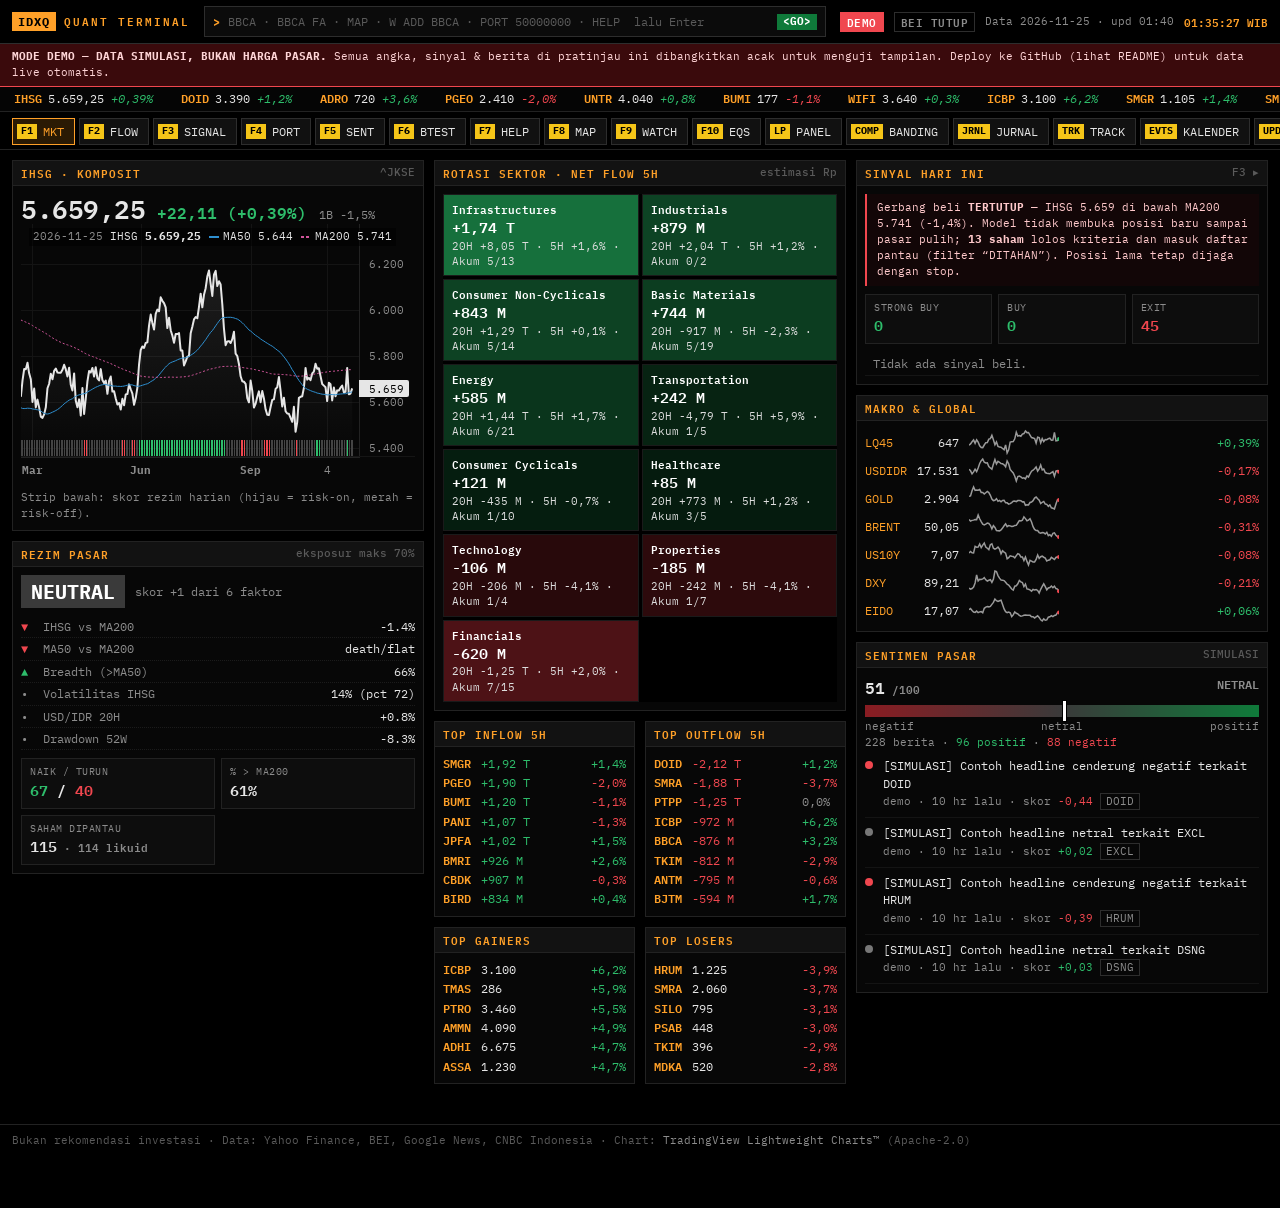
<file: site/index.html>
<!DOCTYPE html>
<html lang="id">
<head>
<meta charset="utf-8">
<meta name="viewport" content="width=device-width, initial-scale=1, viewport-fit=cover">
<title>IDX Quant Terminal</title>
<meta name="theme-color" content="#000000">
<meta name="apple-mobile-web-app-capable" content="yes">
<meta name="apple-mobile-web-app-status-bar-style" content="black-translucent">
<meta name="apple-mobile-web-app-title" content="IDXQ">
<link rel="manifest" href="manifest.webmanifest">
<link rel="icon" href="icons/icon-192.png">
<link rel="apple-touch-icon" href="icons/icon-192.png">
<link rel="preconnect" href="https://fonts.googleapis.com">
<link rel="preconnect" href="https://fonts.gstatic.com" crossorigin>
<link href="https://fonts.googleapis.com/css2?family=IBM+Plex+Mono:wght@400;500;600;700&display=swap" rel="stylesheet">
<link rel="stylesheet" href="style.css">
</head>
<body>
<header id="top">
  <div class="brand"><span class="logo">IDXQ</span><span class="brand-sub">QUANT TERMINAL</span></div>
  <div class="cmd-wrap">
    <span class="cmd-prompt">&gt;</span>
    <input id="cmd" list="tickers" autocomplete="off" spellcheck="false" placeholder="BBCA · BBCA FA · MAP · W ADD BBCA · PORT 50000000 · HELP  lalu Enter">
    <span class="cmd-go">&lt;GO&gt;</span>
    <datalist id="tickers"></datalist>
  </div>
  <div class="status" id="status"></div>
</header>
<div id="banner"></div>
<div class="tape"><div class="tape-inner" id="tape"></div></div>
<nav id="nav"></nav>
<main id="view" aria-live="polite"></main>
<section id="detail" hidden></section>
<footer>Bukan rekomendasi investasi · Data: Yahoo Finance, BEI, Google News, CNBC Indonesia · Chart: <a href="https://www.tradingview.com/" target="_blank" rel="noopener">TradingView Lightweight Charts™</a> (Apache-2.0)</footer>
<div id="login" hidden>
  <form id="lg-form" autocomplete="on">
    <div class="brand"><span class="logo">IDXQ</span><span class="brand-sub">QUANT TERMINAL</span></div>
    <label>Username<input id="lg-user" name="username" autocomplete="username" autocapitalize="none" spellcheck="false" required></label>
    <label>Password<input id="lg-pass" name="password" type="password" autocomplete="current-password" required></label>
    <label class="keep"><input id="lg-keep" type="checkbox" checked> Ingat perangkat ini</label>
    <button class="btn" type="submit">LOGIN &lt;GO&gt;</button>
    <div id="lg-msg" role="alert"></div>
    <div class="note">Data terenkripsi (AES-256). Tanpa login yang benar, data tidak bisa dibaca.</div>
  </form>
</div>
<div id="toast" hidden></div>
<script>window.__DATA__ = null;</script>
<script src="vendor/lightweight-charts.standalone.production.js"></script>
<script src="app.js"></script>
</body>
</html>
</file>
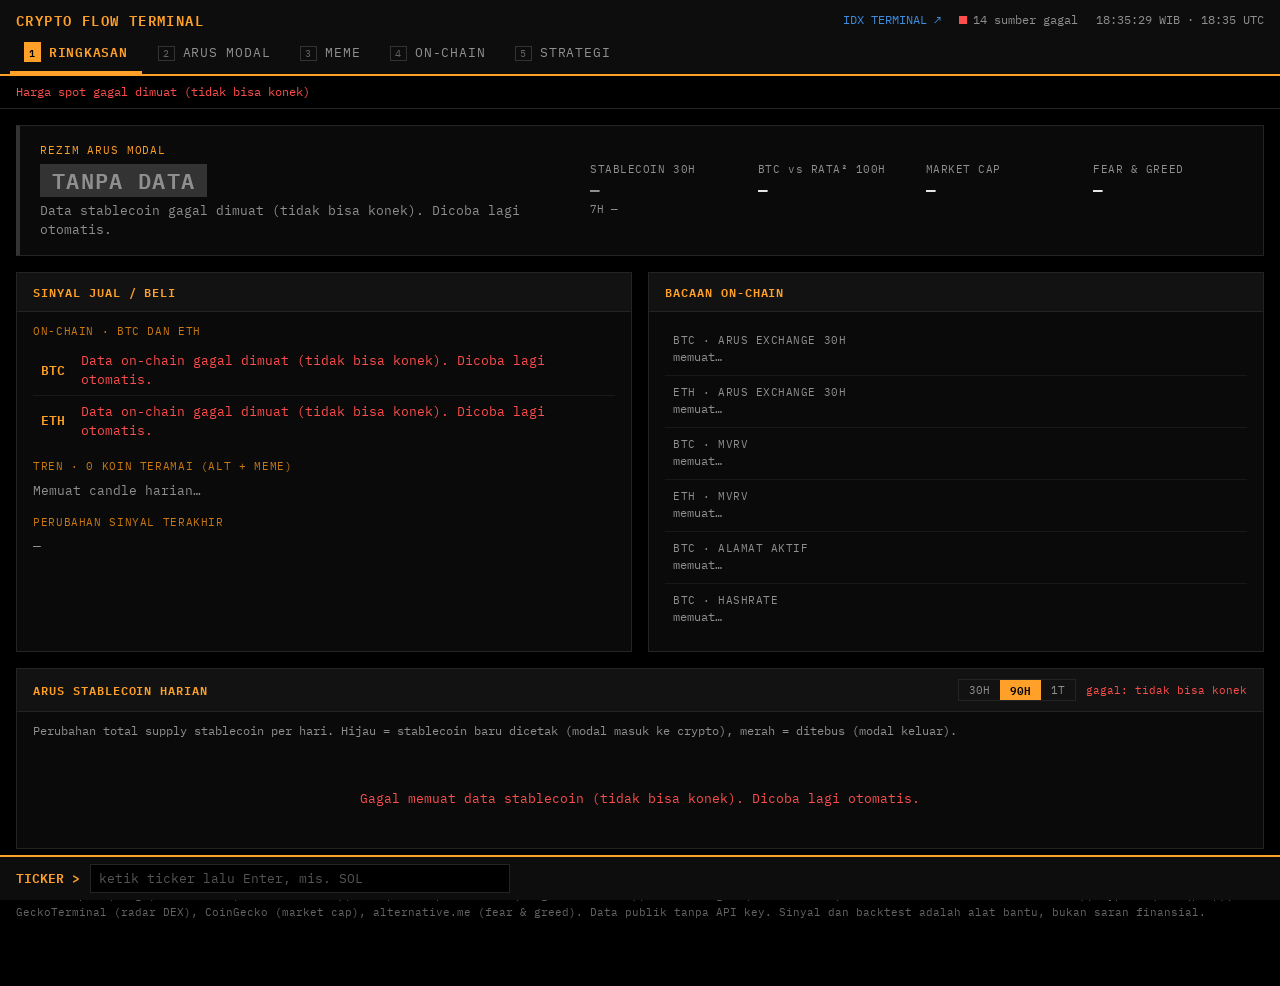
<file: site/crypto/index.html>
<!DOCTYPE html>
<html lang="id">
<head>
<meta charset="utf-8">
<meta name="viewport" content="width=device-width, initial-scale=1">
<title>Crypto Flow Terminal</title>
<link rel="preconnect" href="https://fonts.googleapis.com">
<link href="https://fonts.googleapis.com/css2?family=IBM+Plex+Mono:wght@400;500;600&display=swap" rel="stylesheet">
<style>
:root{
  --bg:#000; --panel:#0a0a0a; --head:#121212; --line:#242424; --grid:#181818;
  --amber:#ffa028; --amber2:#c97a12; --key:#ffe14d; --ink:#e6e6e6; --mute:#8f8f8f; --dim:#646464;
  --up:#2bd97c; --dn:#ff4d4d; --blue:#3d8de0;
}
*{box-sizing:border-box}
html,body{margin:0;background:var(--bg);color:var(--ink);font:13px/1.5 "IBM Plex Mono",Consolas,Menlo,"DejaVu Sans Mono",monospace;font-variant-numeric:tabular-nums}
a{color:var(--blue);text-decoration:none;cursor:pointer} a:hover{text-decoration:underline}
button{font:inherit}
small{font-size:11px}
/* ---- kepala ---- */
.top{position:sticky;top:0;z-index:20;background:#0d0d0d;border-bottom:2px solid var(--amber)}
.bar{display:flex;flex-wrap:wrap;gap:6px 18px;align-items:center;justify-content:space-between;padding:9px 16px 0}
.brand{color:var(--amber);font-weight:600;font-size:14px;letter-spacing:.1em}
.sys{display:flex;flex-wrap:wrap;gap:4px 18px;align-items:center;color:var(--mute);font-size:11.5px}
.lamp{display:inline-block;width:8px;height:8px;background:#444;margin-right:6px;vertical-align:0}
.lamp.ok{background:var(--up)} .lamp.err{background:var(--dn)} .lamp.wait{background:var(--amber2)}
.tabs{display:flex;gap:2px;padding:6px 10px 0;overflow-x:auto;scrollbar-width:none}
.tabs::-webkit-scrollbar{display:none}
.tabs button{background:none;border:0;border-bottom:3px solid transparent;color:var(--mute);padding:7px 14px 8px;cursor:pointer;letter-spacing:.06em;white-space:nowrap}
.tabs button:hover{color:var(--ink)}
.tabs button.on{color:var(--amber);border-bottom-color:var(--amber);font-weight:600}
.tabs kbd{font:inherit;font-size:10px;color:var(--dim);border:1px solid #333;padding:0 4px;margin-right:8px}
.tabs button.on kbd{color:#000;background:var(--amber);border-color:var(--amber)}
.tape{display:flex;gap:24px;overflow-x:auto;white-space:nowrap;padding:7px 16px;border-bottom:1px solid var(--line);scrollbar-width:none;font-size:12px}
.tape::-webkit-scrollbar{display:none}
.tape b{color:var(--amber);font-weight:600;margin-right:6px}
/* ---- tata letak ---- */
main{max-width:1480px;margin:0 auto;padding:16px 16px 4px}
.view{display:none} .view.on{display:block}
.row{display:grid;gap:16px;margin-bottom:16px;grid-template-columns:minmax(0,1fr) minmax(0,1fr)}
.row.wl{grid-template-columns:minmax(0,1.4fr) minmax(0,1fr)}
@media(max-width:1020px){.row,.row.wl{grid-template-columns:minmax(0,1fr)}}
.panel{background:var(--panel);border:1px solid var(--line);min-width:0;margin-bottom:16px}
.row>.panel{margin-bottom:0}
.ph{display:flex;flex-wrap:wrap;gap:6px 12px;align-items:center;justify-content:space-between;padding:10px 16px;background:var(--head);border-bottom:1px solid var(--line)}
.ph h2{margin:0;font-size:12px;font-weight:600;color:var(--amber);letter-spacing:.08em}
.age{color:var(--dim);font-size:11px}
.age.err{color:var(--dn)}
.sub{color:var(--mute);font-size:12px;padding:10px 16px 0;line-height:1.55}
.sub b{color:var(--ink);font-weight:500}
details.info{padding:6px 16px 0;color:var(--mute);font-size:12px;line-height:1.55}
details.info summary{cursor:pointer;color:var(--dim);font-size:11px;letter-spacing:.04em;list-style:none}
details.info summary::before{content:'+ '}
details.info[open] summary::before{content:'− '}
details.info p{margin:6px 0 0}
details.info b{color:var(--ink);font-weight:500}
.body{padding:12px 16px 16px;min-width:0}
.scroll{overflow-x:auto}
.ctl{display:flex;flex-wrap:wrap;gap:6px 10px;align-items:center;font-size:11px}
.ctl label{color:var(--amber2)}
.ctl input{width:78px;background:#000;border:1px solid var(--line);color:var(--key);font:inherit;font-size:11.5px;padding:2px 6px;outline:none}
.ctl input:focus{border-color:var(--amber)}
.seg{display:inline-flex;border:1px solid var(--line)}
.seg button{background:none;border:0;color:var(--mute);font-size:11px;padding:2px 10px;cursor:pointer}
.seg button:hover{color:var(--ink)}
.seg button.on{background:var(--amber);color:#000;font-weight:600}
.toolbar{display:flex;flex-wrap:wrap;gap:8px 14px;align-items:center;margin-bottom:12px;font-size:11.5px}
/* ---- angka ringkas ---- */
.stats{display:grid;grid-template-columns:repeat(auto-fit,minmax(128px,1fr));gap:12px 18px;margin-bottom:12px}
.stats>div{min-width:0}
.stats>div>span{display:block;color:var(--mute);font-size:10.5px;letter-spacing:.05em;white-space:nowrap;overflow:hidden;text-overflow:ellipsis}
.stats b{display:block;font-size:16px;font-weight:600;white-space:nowrap;overflow:hidden;text-overflow:ellipsis}
.stats i{display:block;font-style:normal;color:var(--mute);font-size:11px;line-height:1.4}
.hero{display:grid;grid-template-columns:minmax(0,1fr) minmax(0,1.25fr);gap:16px 28px;align-items:center;background:var(--panel);border:1px solid var(--line);border-left:4px solid #333;padding:16px 20px;margin-bottom:16px}
.hero.on{border-left-color:var(--up)} .hero.off{border-left-color:var(--dn)} .hero.mid{border-left-color:var(--amber)}
.hero .lbl{color:var(--amber);font-size:11px;letter-spacing:.08em}
.hero .state{display:inline-block;font-size:22px;font-weight:600;letter-spacing:.06em;margin:6px 0 4px;padding:0 12px}
.hero .why{color:var(--mute);font-size:12.5px}
.hero .stats{margin:0}
@media(max-width:1020px){.hero{grid-template-columns:minmax(0,1fr)}}
@media(max-width:560px){.tabs kbd{display:none}.tabs button{padding:7px 9px 8px}main{padding:12px 10px 4px}.body{padding:10px 12px 14px}.ph,.sub{padding-left:12px;padding-right:12px}details.info{padding-left:12px}.hero{padding:14px}}
.st-on{background:var(--up);color:#000} .st-off{background:var(--dn);color:#000} .st-mid{background:var(--amber);color:#000} .st-na{background:#333;color:var(--mute)}
.cards{display:grid;grid-template-columns:repeat(3,minmax(0,1fr));gap:12px;margin-bottom:16px}
@media(max-width:1020px){.cards{grid-template-columns:repeat(2,minmax(0,1fr))}}
@media(max-width:620px){.cards{grid-template-columns:minmax(0,1fr)}}
.card{border:1px solid var(--line);background:var(--panel);padding:12px 14px;min-width:0}
.card .k{display:flex;justify-content:space-between;gap:8px;align-items:center;color:var(--amber2);font-size:10.5px;letter-spacing:.06em}
.card .v{font-size:18px;font-weight:600;margin:6px 0 0;white-space:nowrap;overflow:hidden;text-overflow:ellipsis}
.card .s{color:var(--mute);font-size:11.5px}
.card .w{color:var(--mute);font-size:11.5px;margin-top:8px;line-height:1.5;border-top:1px solid var(--grid);padding-top:8px}
/* ---- tabel ---- */
table{width:100%;border-collapse:collapse;font-size:12.5px}
th{color:var(--amber2);font-weight:500;font-size:10.5px;text-align:right;padding:6px 8px;border-bottom:1px solid var(--line);white-space:nowrap;letter-spacing:.05em}
th:first-child,td:first-child{text-align:left}
th.sort{cursor:pointer} th.sort:hover{color:var(--amber)} th.on{color:var(--key)}
td{padding:6px 8px;text-align:right;white-space:nowrap;border-bottom:1px solid var(--grid)}
td.l,th.l{text-align:left}
tr:last-child td{border-bottom:0}
table.wrap td{white-space:normal}
.rl td{vertical-align:top;padding-top:9px;padding-bottom:9px}
.rl .k{display:block;color:var(--mute);font-size:10.5px;letter-spacing:.05em}
.rl .v{display:block;font-size:14px;font-weight:600}
.rl .s{display:block;color:var(--mute);font-size:11.5px;white-space:normal}
tr.pick{cursor:pointer} tr.pick:hover td{background:#141414}
tr.sel td{background:#1d1503} tr.sel td:first-child{color:var(--key)}
tr.hl td{background:#1d1503}
tr.tot td{border-top:1px solid var(--amber2);font-weight:600}
td.sym{color:var(--amber);font-weight:600}
.up{color:var(--up)} .dn{color:var(--dn)} .mute{color:var(--mute)} .dim{color:var(--dim)}
.tag{display:inline-block;min-width:62px;text-align:center;padding:1px 7px;font-size:11px;font-weight:600;letter-spacing:.04em;white-space:nowrap}
.t-BELI{background:var(--up);color:#000} .t-TAHAN,.t-up{border:1px solid var(--up);color:var(--up)}
.t-JUAL{background:var(--dn);color:#000} .t-dn{border:1px solid var(--dn);color:var(--dn)}
.t-TUNGGU,.t-na{border:1px solid #444;color:var(--mute)} .t-mid{border:1px solid var(--amber);color:var(--amber)}
.t-AKUM{border:1px solid var(--up);color:var(--up)} .t-DISTR{border:1px solid var(--dn);color:var(--dn)}
.db{display:inline-block;position:relative;width:60px;height:9px;vertical-align:middle;background:linear-gradient(var(--line),var(--line)) center/1px 100% no-repeat}
.db span{position:absolute;top:1px;height:7px}
.db .p{left:50%;background:var(--up);border-radius:0 2px 2px 0} .db .n{right:50%;background:var(--dn);border-radius:2px 0 0 2px}
.empty{color:var(--mute);padding:24px 8px;text-align:center;white-space:normal}
.empty.err{color:var(--dn)}
.ct{color:var(--amber2);font-size:10.5px;letter-spacing:.06em;margin:14px 0 6px}
.ct:first-child{margin-top:0}
.counts{display:flex;flex-wrap:wrap;gap:8px 16px;align-items:center;margin-bottom:8px}
.coins{line-height:2}
.coins a{display:inline-block;border:1px solid var(--line);color:var(--ink);padding:0 8px;margin-right:4px}
.coins a:hover{border-color:var(--amber);text-decoration:none}
.lg{display:flex;flex-wrap:wrap;gap:4px 18px;font-size:11px;color:var(--mute);margin:2px 0 6px}
.lg i{display:inline-block;width:14px;height:2px;vertical-align:middle;margin-right:6px}
.lg i.dash{background:repeating-linear-gradient(90deg,#666 0 3px,transparent 3px 6px)!important}
.dh{display:flex;flex-wrap:wrap;gap:4px 18px;align-items:baseline;margin-bottom:6px}
.dh .big{font-size:18px;font-weight:600;color:var(--amber)}
/* ---- grafik ---- */
svg{display:block;width:100%}
svg text{fill:var(--mute);font:10px "IBM Plex Mono",Consolas,Menlo,monospace}
.col .hit{fill:transparent} .col:hover .hit{fill:rgba(255,255,255,.07)}
.col .pt{opacity:0} .col:hover .pt{opacity:1}
#tip{position:fixed;z-index:30;pointer-events:none;display:none;background:#000;border:1px solid var(--amber);padding:5px 8px;font-size:11px;white-space:nowrap}
#tip b{color:var(--amber);font-weight:500}
/* ---- bawah ---- */
.cmd{display:flex;align-items:center;gap:10px;padding:7px 16px;border-top:2px solid var(--amber);background:#0d0d0d;position:fixed;left:0;right:0;bottom:0;z-index:20}
.cmd label{color:var(--amber);font-weight:600}
.cmd input{flex:1;min-width:0;max-width:420px;background:#000;border:1px solid var(--line);color:var(--key);font:inherit;padding:4px 8px;text-transform:uppercase;outline:none}
.cmd input:focus{border-color:var(--amber)}
.cmd input::placeholder{color:#555;text-transform:none}
.cmd span{color:var(--mute);font-size:11px}
.foot{max-width:1480px;margin:0 auto;color:var(--dim);font-size:11px;padding:0 16px 64px;line-height:1.6}
</style>
</head>
<body>
<header class="top">
  <div class="bar">
    <div class="brand">CRYPTO FLOW TERMINAL</div>
    <div class="sys"><a href="../">IDX TERMINAL ↗</a><span id="status"><i class="lamp wait"></i>memuat data</span><span id="clock"></span></div>
  </div>
  <nav class="tabs" id="tabs">
    <button data-v="ringkasan"><kbd>1</kbd>RINGKASAN</button>
    <button data-v="arus"><kbd>2</kbd>ARUS MODAL</button>
    <button data-v="meme"><kbd>3</kbd>MEME</button>
    <button data-v="onchain"><kbd>4</kbd>ON-CHAIN</button>
    <button data-v="strategi"><kbd>5</kbd>STRATEGI</button>
  </nav>
</header>
<div class="tape" id="tape"><span class="mute">memuat harga…</span></div>

<main>
<!-- ================= RINGKASAN ================= -->
<section class="view" id="v-ringkasan">
  <div class="hero" id="hero"></div>
  <div class="row">
    <section class="panel">
      <div class="ph"><h2>SINYAL JUAL / BELI</h2><span class="age" id="a-sig0"></span></div>
      <div class="body" id="c-sig0"></div>
    </section>
    <section class="panel">
      <div class="ph"><h2>BACAAN ON-CHAIN</h2><span class="age" id="a-oc0"></span></div>
      <div class="body" id="c-oc0"></div>
    </section>
  </div>
  <section class="panel">
    <div class="ph"><h2>ARUS STABLECOIN HARIAN</h2>
      <div class="ctl"><span class="seg" id="rng"><button data-r="30">30H</button><button data-r="90">90H</button><button data-r="365">1T</button></span><span class="age" id="a-mkt"></span></div></div>
    <div class="sub">Perubahan total supply stablecoin per hari. Hijau = stablecoin baru dicetak (modal masuk ke crypto), merah = ditebus (modal keluar).</div>
    <div class="body"><div class="stats" id="s-mkt"></div><div id="c-mkt"></div></div>
  </section>
</section>

<!-- ================= ARUS MODAL ================= -->
<section class="view" id="v-arus">
  <div class="row wl">
    <section class="panel">
      <div class="ph"><h2>ARUS PER KOIN · NET TAKER SPOT</h2><div class="ctl"><span class="seg cat"><button data-cat="all">SEMUA</button><button data-cat="alt">ALT</button><button data-cat="meme">MEME</button></span><span class="age" id="a-coin"></span></div></div>
      <div class="sub">Beli agresif dikurangi jual agresif di Binance spot: 25 koin non-meme teramai (ALT, termasuk BTC dan ETH) plus 15 memecoin teramai. Token saham (mis. NVDAB) tidak ikut. Klik baris untuk detail, klik judul kolom untuk mengurutkan.</div>
      <details class="info"><summary>Cara baca</summary>
        <p><b>Z 24H</b>: arus 24 jam dibanding normal 90 hari koin itu (+1 = satu simpangan baku di atas normal). <b>AKUM</b> = harga turun tapi arus beli kuat, <b>DISTR</b> = harga naik tapi arus beli lemah. <b>SINYAL</b> mengikuti strategi yang dipilih di tab Strategi.</p></details>
      <div class="body"><div class="stats" id="s-coin"></div><div class="scroll"><table><thead id="h-coin"></thead><tbody id="b-coin"></tbody></table></div></div>
    </section>
    <section class="panel">
      <div class="ph"><h2>DETAIL · <span id="d-sym">BTC</span> · 7 HARI</h2><span class="age" id="a-det"></span></div>
      <div class="body"><div id="c-det"></div></div>
    </section>
  </div>
  <div class="row">
    <section class="panel">
      <div class="ph"><h2>STABLECOIN PER CHAIN</h2><span class="age" id="a-chain"></span></div>
      <div class="sub">Ke chain mana stablecoin pindah: + bertambah, − berkurang.</div>
      <div class="body scroll"><table><thead><tr><th>CHAIN</th><th>SUPPLY</th><th>1H</th><th>7H</th><th></th><th>30H</th></tr></thead><tbody id="b-chain"></tbody></table></div>
    </section>
    <section class="panel">
      <div class="ph"><h2>STABLECOIN PER TOKEN</h2><span class="age" id="a-stab"></span></div>
      <div class="sub">Dicetak (+) dan ditebus (−). PEG merah = harga lepas lebih dari 0,5% dari 1 USD.</div>
      <div class="body scroll"><table><thead><tr><th>TOKEN</th><th>SUPPLY</th><th>1H</th><th>7H</th><th></th><th>30H</th><th>PEG</th></tr></thead><tbody id="b-stab"></tbody></table></div>
    </section>
  </div>
  <div class="row">
    <section class="panel">
      <div class="ph"><h2>ASET DI EXCHANGE · USD</h2><span class="age" id="a-cex"></span></div>
      <div class="sub">Net deposit ke wallet exchange menurut DefiLlama: + = aset bersih masuk, − = keluar. Arus koin on-chain BTC dan ETH ada di tab On-Chain.</div>
      <div class="body scroll"><table><thead><tr><th>EXCHANGE</th><th>ASET</th><th>24J</th><th>7H</th><th></th><th>30H</th></tr></thead><tbody id="b-cex"></tbody></table></div>
    </section>
    <section class="panel">
      <div class="ph"><h2>DERIVATIF · PERP</h2><span class="age" id="a-drv"></span></div>
      <div class="sub">Funding dan open interest perp di Hyperliquid. Funding tinggi = posisi long ramai pakai leverage.</div>
      <div class="body scroll"><table><thead><tr><th>KOIN</th><th>FUNDING / THN</th><th>OPEN INTEREST</th><th>VOL 24J</th><th>PREMIUM</th></tr></thead><tbody id="b-drv"></tbody></table></div>
    </section>
  </div>
  <div class="row">
    <section class="panel">
      <div class="ph"><h2>TAKER HARIAN · OKX &amp; BITGET · <span id="dv-sym">BTC</span></h2><span class="age" id="a-dv"></span></div>
      <div class="sub">Beli agresif dikurangi jual agresif per hari, dalam USD: OKX futures, OKX spot, dan Bitget futures. Dikumpulkan mesin harian dari server GitHub, riwayatnya bertambah tiap hari.</div>
      <details class="info"><summary>Catatan data</summary>
        <p>Hari OKX dan Bitget mulai 23:00 WIB (jam Hong Kong). Volume spot OKX dikonversi ke USD dengan harga close Binance. Bybit dan Binance futures memblokir server GitHub (lokasi AS), jadi tidak ikut. Klik baris tabel untuk ganti koin.</p></details>
      <div class="body"><div id="c-dv"></div><div class="scroll"><table><thead><tr><th>KOIN</th><th>OKX FUT 1H</th><th>7H</th><th>OKX SPOT 1H</th><th>7H</th><th>BITGET FUT 1H</th><th>7H</th></tr></thead><tbody id="b-dv"></tbody></table></div></div>
    </section>
    <section class="panel">
      <div class="ph"><h2>RIWAYAT ARUS KE EXCHANGE · POTRET HARIAN</h2><span class="age" id="a-sn"></span></div>
      <div class="sub">Net deposit 24 jam ke semua wallet exchange yang dilacak DefiLlama, dipotret mesin harian tiap 07:05 WIB. DefiLlama tidak menyediakan riwayat ini, jadi grafiknya terisi mulai mesin berjalan. + = aset masuk exchange, − = keluar.</div>
      <div class="body" id="c-sn"></div>
    </section>
  </div>
</section>

<!-- ================= MEME ================= -->
<section class="view" id="v-meme">
  <div class="row wl">
    <section class="panel">
      <div class="ph"><h2>MEMECOIN · BINANCE SPOT</h2><span class="age" id="a-mm"></span></div>
      <div class="sub">Semua memecoin dengan pair USDT di Binance spot, urut volume. NET 24J dan Z 24J tersedia untuk 15 memecoin teramai. SINYAL = strategi TREN. Klik baris untuk detail di tab Arus.</div>
      <div class="body"><div class="stats" id="s-mm"></div><div class="scroll"><table><thead><tr><th>KOIN</th><th>HARGA</th><th>24J %</th><th>7H %</th><th>30H %</th><th>VOL 24J</th><th>NET 24J</th><th>Z 24J</th><th class="l">SINYAL</th></tr></thead><tbody id="b-mm"></tbody></table></div></div>
    </section>
    <section class="panel">
      <div class="ph"><h2>KERANJANG MEME · BACKTEST TREN</h2><span class="age" id="a-mpf"></span></div>
      <div class="sub">Modal dibagi rata ke 20 memecoin; tiap koin ikut sinyal TREN (harga di atas rata-rata 50 hari dan BTC di atas rata-rata 100 hari). Dibanding keranjang yang sama didiamkan, dan BTC. Modal dan periode mengikuti tab Strategi.</div>
      <details class="info"><summary>Batasan penting</summary>
        <p>Hanya memecoin yang masih listing hari ini; yang sudah mati atau delisting tidak ikut, jadi semua angka di sini terlalu bagus (survivorship bias). Koin ikut dihitung setelah punya 200 hari riwayat, jadi memecoin yang baru listing belum masuk. Pakai sebagai gambaran perilaku, bukan janji hasil.</p></details>
      <div class="body"><div id="c-mpf"></div></div>
    </section>
  </div>
  <section class="panel">
    <div class="ph"><h2>RADAR DEX · POOL TRENDING</h2>
      <div class="ctl"><span class="seg" id="gnet"><button data-gn="solana">SOLANA</button><button data-gn="base">BASE</button><button data-gn="bsc">BSC</button><button data-gn="eth">ETHEREUM</button></span><span class="seg" id="gdur"><button data-gd="1h">1J</button><button data-gd="6h">6J</button><button data-gd="24h">24J</button></span><span class="age" id="a-dex"></span></div></div>
    <div class="sub">Pool yang sedang ramai di DEX menurut GeckoTerminal, tempat memecoin biasanya lahir sebelum masuk exchange besar. BELI : JUAL = jumlah transaksi 24 jam, PEMBELI : PENJUAL = dompet unik 24 jam. Klik nama token untuk buka chart di GeckoTerminal.</div>
    <details class="info"><summary>Cara baca dan risikonya</summary>
      <p><b>BARU</b> = pool umurnya kurang dari 24 jam. <b>PEMBELI DOMINAN</b> = dompet pembeli 1,5× lebih banyak dari penjual. <b>JUAL &gt; BELI</b> = transaksi jual lebih banyak. <b>LIKUIDITAS TIPIS</b> = di bawah $50K, harga gampang digoyang dan susah keluar. <b>MCAP ≫ LIKUIDITAS</b> = kapitalisasi lebih dari 50× likuiditas, harga kertas jauh di atas uang yang benar-benar ada di pool. Banyak token di daftar ini berakhir rug pull; trending bukan berarti aman. Cek kontrak, distribusi holder, dan kunci likuiditas sebelum masuk.</p></details>
    <div class="body scroll"><table><thead><tr><th>TOKEN</th><th>UMUR</th><th>HARGA</th><th>1J %</th><th>24J %</th><th>VOL 24J</th><th>LIKUIDITAS</th><th>MCAP</th><th>BELI : JUAL</th><th>PEMBELI : PENJUAL</th><th class="l">CATATAN</th></tr></thead><tbody id="b-dex"></tbody></table></div>
  </section>
</section>

<!-- ================= ON-CHAIN ================= -->
<section class="view" id="v-onchain">
  <div class="cards" id="oc-cards"></div>
  <div class="toolbar"><span class="mute">ASET UNTUK PANEL DI BAWAH</span><span class="seg" id="oasset"><button data-oa="btc">BTC</button><button data-oa="eth">ETH</button></span><span class="age" id="a-oc"></span></div>
  <div class="row">
    <section class="panel">
      <div class="ph"><h2>SINYAL ON-CHAIN · <span class="oname">BTC</span></h2><span class="age" id="a-os"></span></div>
      <div class="sub"><b>BELI</b> saat MVRV naik lebih dari 2% di atas rata-rata 200 harinya, <b>JUAL</b> saat turun lebih dari 2% di bawahnya.</div>
      <details class="info"><summary>Cara uji dan batasannya</summary>
        <p>Dieksekusi sehari setelah sinyal (harga harian CoinMetrics), fee 0,1% per sisi, tanpa leverage. Modal dan periode mengikuti tab Strategi. Aturan ini dipilih dari 11 aturan on-chain yang diuji di 2018–2026. Di periode yang tidak dipakai untuk memilih (BTC 2012–2017) return-nya kalah dari buy &amp; hold, tapi drawdown-nya lebih kecil. Hasil masa lalu bukan jaminan.</p></details>
      <div class="body" id="c-os"></div>
    </section>
    <section class="panel">
      <div class="ph"><h2>VALUASI · MVRV <span class="oname">BTC</span></h2>
        <div class="ctl"><span class="seg" id="mvr"><button data-mv="3">3T</button><button data-mv="0">SEMUA</button></span><span class="age" id="a-mv"></span></div></div>
      <div class="sub">MVRV = harga pasar dibagi harga beli rata-rata semua koin di jaringan. Di bawah 1 = rata-rata pemegang sedang rugi.</div>
      <div class="body" id="c-mv"></div>
    </section>
  </div>
  <div class="row">
    <section class="panel">
      <div class="ph"><h2>ARUS EXCHANGE ON-CHAIN · <span class="oname">BTC</span></h2>
        <div class="ctl"><span class="seg" id="exr"><button data-ex="90">90H</button><button data-ex="365">1T</button><button data-ex="1095">3T</button><button data-ex="0">SEMUA</button></span><span class="age" id="a-ex"></span></div></div>
      <div class="sub">Koin yang dikirim ke dan ditarik dari wallet exchange yang dilacak CoinMetrics. <b>Hijau</b> = lebih banyak ditarik (cenderung disimpan), <b>merah</b> = lebih banyak disetor (siap dijual).</div>
      <details class="info"><summary>Kenapa arus dan saldo bisa tidak searah</summary>
        <p>Saldo exchange ikut berubah saat CoinMetrics menandai alamat exchange baru, sedangkan arus hanya menghitung transfer masuk/keluar. Kalau keduanya berlawanan, bacaan dianggap <b>tidak searah</b>. Data beberapa hari terakhir berstatus sementara dan bisa direvisi.</p></details>
      <div class="body" id="c-ex"></div>
    </section>
    <section class="panel">
      <div class="ph"><h2>AKTIVITAS JARINGAN</h2><span class="age" id="a-act"></span></div>
      <div class="sub">Rata-rata 30 hari terakhir dibanding rata-rata 1 tahun. Jaringan yang makin ramai biasanya menyertai permintaan yang naik.</div>
      <div class="body scroll"><table><thead><tr><th>ASET</th><th>ALAMAT AKTIF</th><th>vs 1 THN</th><th>TRANSAKSI</th><th>vs 1 THN</th><th>MVRV</th></tr></thead><tbody id="b-act"></tbody></table></div>
    </section>
  </div>
  <div class="row">
    <section class="panel">
      <div class="ph"><h2>JARINGAN BITCOIN</h2><span class="age" id="a-net"></span></div>
      <div class="sub">Hashrate, penyesuaian difficulty, biaya transaksi, dan antrean mempool.</div>
      <div class="body" id="c-net"></div>
    </section>
    <section class="panel">
      <div class="ph"><h2>DEFI · TOTAL VALUE LOCKED</h2><span class="age" id="a-tvl"></span></div>
      <div class="sub">Nilai aset yang dikunci di protokol DeFi semua chain (DefiLlama).</div>
      <div class="body" id="c-tvl"></div>
    </section>
  </div>
</section>

<!-- ================= STRATEGI ================= -->
<section class="view" id="v-strategi">
  <div class="row">
    <section class="panel">
      <div class="ph"><h2>SINYAL JUAL / BELI PER KOIN</h2><div class="ctl"><label>STRATEGI</label><span class="seg" id="strat"><button data-s="trend">TREN</button><button data-s="flow">FLOW</button></span><span class="seg cat"><button data-cat="all">SEMUA</button><button data-cat="alt">ALT</button><button data-cat="meme">MEME</button></span></div></div>
      <div class="sub" id="n-sig"></div>
      <div class="body"><div class="age" id="a-sig" style="margin-bottom:6px"></div><div class="scroll"><table><thead id="h-sig"></thead><tbody id="b-sig"></tbody></table></div>
        <div class="ct">PERUBAHAN SINYAL · 30 HARI TERAKHIR</div><div class="scroll"><table><thead><tr><th>TANGGAL</th><th>KOIN</th><th class="l">SINYAL</th><th>HARGA</th></tr></thead><tbody id="b-chg"></tbody></table></div></div>
    </section>
    <section class="panel">
      <div class="ph"><h2>EQUITY CURVE · <span id="bt-sym">BTC</span></h2>
        <div class="ctl"><label for="cap">MODAL</label><input id="cap" type="number" min="1" step="50" inputmode="decimal"><span class="mute">USDT</span><span class="seg" id="yrs"><button data-y="1">1T</button><button data-y="3">3T</button><button data-y="5">5T</button><button data-y="10">10T</button></span></div></div>
      <div class="sub">Saldo kalau sinyal koin ini diikuti dengan seluruh modal, dibanding beli lalu didiamkan.</div>
      <details class="info"><summary>Cara uji</summary><p>Masuk/keluar di harga open hari berikutnya, fee 0,1% per sisi, tanpa leverage, profit ikut diputar. 10T = sepanjang data tersedia (Binance mulai Agustus 2017). Hasil masa lalu, bukan jaminan.</p></details>
      <div class="body"><div class="age" id="a-bt" style="margin-bottom:8px"></div><div id="c-bt"></div></div>
    </section>
  </div>
  <section class="panel">
    <div class="ph"><h2>PORTOFOLIO · SEMUA TRANSAKSI vs BTC</h2><div class="ctl"><label>POSISI</label><span class="seg" id="pvt"><button data-pv="0">PENUH</button><button data-pv="1">VOL-TARGET 50%</button></span><span class="age" id="a-pf"></span></div></div>
    <div class="sub">Modal dibagi rata ke 36 koin daftar uji (termasuk yang sudah delisting). Tiap koin mengikuti sinyal strategi terpilih; bagian tanpa sinyal diam sebagai cash. Biru = modal yang sama dibelikan BTC lalu didiamkan. <b>VOL-TARGET 50%</b> mengecilkan seluruh posisi saat portofolio bergejolak, supaya volatilitas tahunannya sekitar 50% atau kurang.</div>
    <details class="info"><summary>Hasil uji upgrade strategi (Nov 2026)</summary>
      <p>Diuji di 36 koin, fee 0,1% dan 0,2%. Parameter dipilih dari data 2018–2021, lalu dinilai di 2022–Nov 2026 yang tidak dipakai memilih. Syarat lolos ditulis sebelum melihat hasil: drawdown turun ≥ 5 poin, Calmar tidak turun, Sharpe tidak turun lebih dari 0,05.</p>
      <p><b>Lolos tipis: vol-target 50% di level portofolio.</b> 2022–2026 (fee 0,1%): max drawdown 42,5% → 37,2%, CAGR 17,6% → 16,7%, Sharpe 0,64 → 0,66. Tapi di 2018–2021 return-nya turun jauh (CAGR 118% → 83%), jadi sepanjang periode Calmar-nya sedikit lebih rendah. Karena itu tidak dijadikan default, hanya pilihan untuk yang mengutamakan drawdown kecil.</p>
      <p><b>Tidak lolos:</b> vol-target per koin (drawdown cuma turun 3,7 poin), filter pasar pakai MVRV BTC (drawdown malah naik), gabungan tren + MVRV untuk BTC/ETH sendiri (Sharpe 2022–2026 lebih rendah dari TREN biasa). Kode uji: tools/crypto_research.py.</p></details>
    <div class="body"><div id="c-pf"></div></div>
  </section>
  <section class="panel">
    <div class="ph"><h2>TRACK RECORD MAJU · SINYAL YANG DICATAT HARIAN</h2><span class="age" id="a-tr"></span></div>
    <div class="sub">Mesin harian di GitHub mencatat sinyal tiap 07:05 WIB, lalu catatan itu dinilai dengan harga sesudahnya. Beda dengan backtest: catatan lama tidak bisa diubah dan tidak ada yang dipilih belakangan, jadi ini ujian yang jujur. Modal awal mengikuti isian MODAL di atas.</div>
    <details class="info"><summary>Cara hitung</summary>
      <p>Posisi diambil dari sinyal close kemarin dan dinilai dengan close hari ini, fee 0,1% per perubahan posisi. <b>Inti</b> = portofolio TREN 36 koin (yang masih listing), <b>Inti VT50</b> = sama dengan skala vol-target dari mesin, <b>Meme</b> = keranjang 20 memecoin, <b>On-chain</b> = BTC/ETH ikut sinyal MVRV. Baris yang dicatat terlambat (mesin telat lebih dari 6 jam) tidak dipakai untuk mengubah posisi.</p></details>
    <div class="body" id="c-tr"></div>
  </section>
</section>
</main>

<div class="foot">Sumber: CoinMetrics Community (MVRV, arus dan saldo exchange, alamat aktif, hashrate), mempool.space (fee, mempool, difficulty, pool), DefiLlama (stablecoin, aset exchange, TVL), Binance spot (harga, taker flow, candle harian), OKX / Gate / Coinbase (harga dan volume), OKX &amp; Bitget (taker harian, lewat mesin harian GitHub Actions), Hyperliquid (perp), GeckoTerminal (radar DEX), CoinGecko (market cap), alternative.me (fear &amp; greed). Data publik tanpa API key. Sinyal dan backtest adalah alat bantu, bukan saran finansial.</div>
<div class="cmd"><label for="cmd">TICKER &gt;</label><input id="cmd" placeholder="ketik ticker lalu Enter, mis. SOL" autocomplete="off" spellcheck="false"><span id="cmd-msg"></span></div>
<div id="tip"></div>

<script>
'use strict';
const LL='https://stablecoins.llama.fi', LA='https://api.llama.fi', MP='https://mempool.space/api';
const CMU='https://community-api.coinmetrics.io/v4/timeseries/asset-metrics?frequency=1d&page_size=10000';
const BIN=['https://data-api.binance.vision','https://api.binance.com'];
const SKIP=new Set('USDC FDUSD TUSD USDP DAI BUSD USD1 XUSD BFUSD USDE PYUSD RLUSD USDS FRAX EUR EURI AEUR GBP TRY BRL WBTC WBETH BNSOL PAXG XAUT RWUSD U USDD USD0 GUSD USDX'.split(' '));
const TAPE=['BTC','ETH','SOL','BNB','XRP','DOGE','ADA','TRX'];
const DAY=864e5, T2018=Date.UTC(2018,0,1);
/* aturan sinyal */
const ZW=7, ZN=90, ZIN=1, ZOUT=0, WARM=100, FEE=0.001, TN=50, BN=100, ELIG=200, FRESH=3;
/* sinyal on-chain: MVRV vs rata-rata 200 hari, pita 2%, eksekusi sehari kemudian */
const ON=200, OBAND=0.02, OLAG=1;
/* daftar uji portofolio: koin lama + yang sudah delisting, bukan cuma yang ramai hari ini */
const UNIV='BTC ETH BNB XRP ADA LTC TRX LINK DOGE XLM BCH ETC NEO IOTA VET EOS ATOM ALGO DOT SOL AVAX UNI NEAR FIL ZEC ICX ONT QTUM DASH XMR MATIC SAND MANA AAVE HBAR THETA'.split(' ');
const VIEWS=['ringkasan','arus','meme','onchain','strategi'];
/* memecoin: MEME_BT = keranjang uji tetap (sama dengan mesin harian), MEMES = semua yang dikenali sebagai meme */
const MEME_BT='DOGE SHIB PEPE FLOKI BONK WIF BOME PEOPLE MEME 1000SATS TURBO NEIRO PNUT TRUMP PENGU ACT DOGS 1MBABYDOGE 1000CHEEMS 1000CAT'.split(' ');
const MEMES=new Set(MEME_BT.concat('MUBARAK BROCCOLI714 TUT GIGGLE BANANAS31 BABYDOGE CHEEMS SATS CAT'.split(' ')));
const NALT=25, NMEME=15, PVT=0.5, PVW=30;
const CRYPTO_B=new Set('BNB DGB TRB CKB SHIB ARB BB YB'.split(' '));      /* koin asli berakhiran B (cadangan kalau daftar saham gagal dimuat) */
const DATA=['https://raw.githubusercontent.com/rifqitheintrovert/idx-quant-terminal/main/site/crypto/data/','data/'];
const GT='https://api.geckoterminal.com/api/v2';
/* data on-chain CoinMetrics */
const OF=['PriceUSD','CapMVRVCur','FlowInExNtv','FlowOutExNtv','SplyExNtv','SplyCur','AdrActCnt','TxCnt','HashRate'];
const OCFG={btc:{name:'BTC',since:'2011',parts:[[['PriceUSD','CapMVRVCur'],'2011-01-01'],[['FlowInExNtv','FlowOutExNtv','SplyExNtv','SplyCur','AdrActCnt','TxCnt','HashRate'],'2017-01-01']]},
  eth:{name:'ETH',since:'2016',parts:[[['PriceUSD','CapMVRVCur','FlowInExNtv','FlowOutExNtv','SplyExNtv','SplyCur','AdrActCnt','TxCnt'],'2016-01-01']]}};
const ALT=[['xrp','XRP'],['doge','DOGE'],['ada','ADA'],['ltc','LTC'],['bch','BCH'],['link','LINK'],['avaxc','AVAX'],['trx','TRX']];
const MB=[[0,1,'< 1,0','DI BAWAH MODAL'],[1,1.5,'1,0 – 1,5','RENDAH'],[1.5,2.5,'1,5 – 2,5','NORMAL'],[2.5,3.5,'2,5 – 3,5','TINGGI'],[3.5,1e9,'≥ 3,5','SANGAT TINGGI']];

const S={ feed:{}, series:[], smap:null, assets:[], chains:[], cex:[], cexTot:null, tick:{}, coins:[], coinsAt:0, flows:{}, daily:{}, mcache:{},
  okx:{}, gate:{}, cb:{}, hl:{}, sel:'BTC', range:90, sort:'vol', glob:null, fng:null, binHost:null, rot:0, btYears:10, cap:500, btKey:'', strat:'trend', scache:{}, bup:null, serAt:0, dver:0, pf:null, pfKey:'', univTried:0, univDone:false,
  view:'ringkasan', oc:{}, oca:{}, oa:'btc', alt:null, mp:null, tvl:null, exr:90, mvr:0, keys:{},
  cat:'all', pvt:false, gnet:'solana', gdur:'1h', dex:null, stocks:null, memes:[], pfc:{}, track:null, deriv:null, snap:null, meta:null, dvSym:'BTC' };
try{ const p=JSON.parse(localStorage.getItem('flow-terminal')||'{}'); if(p.sel) S.sel=p.sel; if(p.range) S.range=p.range; if(p.sort) S.sort=p.sort; if([1,3,5,10].includes(p.btYears)) S.btYears=p.btYears; if(p.cap>0) S.cap=p.cap; if(p.strat==='trend'||p.strat==='flow') S.strat=p.strat;
  if(VIEWS.includes(p.view)) S.view=p.view; if(p.oa==='btc'||p.oa==='eth') S.oa=p.oa; if([90,365,1095,0].includes(p.exr)) S.exr=p.exr; if([3,0].includes(p.mvr)) S.mvr=p.mvr;
  if(['all','alt','meme'].includes(p.cat)) S.cat=p.cat; if(typeof p.pvt==='boolean') S.pvt=p.pvt; if(['solana','base','bsc','eth'].includes(p.gnet)) S.gnet=p.gnet; if(['1h','6h','24h'].includes(p.gdur)) S.gdur=p.gdur; }catch(e){}
const keep=()=>{ try{ localStorage.setItem('flow-terminal',JSON.stringify({sel:S.sel,range:S.range,sort:S.sort,btYears:S.btYears,cap:S.cap,strat:S.strat,view:S.view,oa:S.oa,exr:S.exr,mvr:S.mvr,cat:S.cat,pvt:S.pvt,gnet:S.gnet,gdur:S.gdur})); }catch(e){} };

/* ---------- helpers ---------- */
const $=id=>document.getElementById(id);
const esc=s=>String(s==null?'':s).replace(/[&<>"']/g,c=>({'&':'&amp;','<':'&lt;','>':'&gt;','"':'&quot;',"'":'&#39;'}[c]));
const num=v=>(v==null||v===''||!isFinite(+v))?null:+v;
const sumv=o=>o?Object.values(o).reduce((a,b)=>a+(+b||0),0):0;
function abbr(a){ return a>=1e12?(a/1e12).toFixed(2)+'T':a>=1e9?(a/1e9).toFixed(2)+'B':a>=1e6?(a/1e6).toFixed(1)+'M':a>=1e3?(a/1e3).toFixed(a>=1e5?0:1)+'K':a.toFixed(0); }
const money=v=>v==null?'—':'$'+abbr(Math.abs(v));
const flow=v=>v==null?'<span class="mute">—</span>':'<span class="'+(v>=0?'up':'dn')+'">'+(v>=0?'+':'−')+abbr(Math.abs(v))+'</span>';
const flowTxt=v=>v==null?'—':(v>=0?'+':'−')+'$'+abbr(Math.abs(v));
const sgn=(v,d,suf)=>v==null||!isFinite(v)?'<span class="mute">—</span>':'<span class="'+(v>=0?'up':'dn')+'">'+(v>=0?'+':'−')+Math.abs(v).toFixed(d==null?2:d)+(suf||'')+'</span>';
const pct=(v,d)=>sgn(v,d,'%');
const pctTxt=(v,d)=>v==null||!isFinite(v)?'—':(v>=0?'+':'−')+Math.abs(v).toFixed(d==null?0:d)+'%';
const price=p=>p==null?'—':p>=1000?p.toLocaleString('en-US',{maximumFractionDigits:0}):p>=1?p.toFixed(2):p>=0.01?p.toFixed(4):p.toPrecision(3);
const nf=(v,d)=>v==null||!isFinite(v)?'—':v.toLocaleString('en-US',{maximumFractionDigits:d==null?0:d,minimumFractionDigits:d||0});
const usdt=v=>v==null?'—':(v<0?'−':'')+Math.abs(v).toLocaleString('en-US',{maximumFractionDigits:Math.abs(v)>=100?0:2});
function ago(ts){ if(!ts) return ''; const s=Math.max(0,(Date.now()-ts)/1000); return s<90?Math.floor(s)+' dtk':s<5400?Math.floor(s/60)+' mnt':s<172800?(s/3600).toFixed(1)+' jam':Math.floor(s/86400)+' hari'; }
const dfmt=new Intl.DateTimeFormat('id-ID',{day:'2-digit',month:'short',timeZone:'UTC'});
const yfmt=new Intl.DateTimeFormat('id-ID',{day:'2-digit',month:'short',year:'2-digit',timeZone:'UTC'});
const mfmt=new Intl.DateTimeFormat('id-ID',{month:'short',year:'2-digit',timeZone:'UTC'});
const hfmt=new Intl.DateTimeFormat('id-ID',{day:'2-digit',month:'short',hour:'2-digit',minute:'2-digit',hour12:false});
const lfmt=new Intl.DateTimeFormat('id-ID',{day:'2-digit',month:'short'});
const isoDay=t=>new Date(t).toISOString().slice(0,10);
function divbar(v,max){ if(v==null||!max) return '<span class="db"></span>'; const w=Math.min(50,Math.abs(v)/max*50);
  return '<span class="db"><span class="'+(v>=0?'p':'n')+'" style="width:'+w.toFixed(1)+'%"></span></span>'; }
const stt=(a,b,c)=>'<div><span>'+a+'</span><b>'+b+'</b>'+(c?'<i>'+c+'</i>':'')+'</div>';
const tagH=(t,cls)=>'<span class="tag t-'+(cls||t)+'">'+t+'</span>';
function median(a){ if(!a.length) return null; const s=a.slice().sort((x,y)=>x-y), m=s.length>>1; return s.length%2?s[m]:(s[m-1]+s[m])/2; }
function lastIdx(a){ for(let i=a.length-1;i>=0;i--) if(a[i]!=null&&isFinite(a[i])) return i; return -1; }
function avgLast(a,k,end){ let s=0,c=0; for(let i=Math.max(0,end-k);i<end;i++){ if(a[i]!=null&&isFinite(a[i])){ s+=a[i]; c++; } } return c?s/c:null; }
/* status sinyal: BELI/JUAL kalau berubah dalam FRESH hari terakhir, selain itu TAHAN/TUNGGU */
const inCat=s=>S.cat==='all'||(S.cat==='meme')===MEMES.has(s);
/* token saham (mis. NVDAB) dari daftar resmi Binance; kalau gagal dimuat, tebak dari akhiran B */
const isStock=b=>S.stocks?S.stocks.has(b):(/^[A-Z0-9]{2,}B$/.test(b)&&!CRYPTO_B.has(b));
const sleep=ms=>new Promise(r=>setTimeout(r,ms));
function stateOf(sig){ const n=sig.length, last=!!sig[n-1]; let since=1; while(since<n&&!!sig[n-1-since]===last) since++; const fresh=since<=FRESH&&since<n;
  return {state:last?(fresh?'BELI':'TAHAN'):(fresh?'JUAL':'TUNGGU'),since,on:last}; }

async function getJSON(url,ms,opt){ const c=new AbortController(), t=setTimeout(()=>c.abort(),ms||25000);
  try{ const r=await fetch(url,Object.assign({signal:c.signal},opt||{})); if(!r.ok) throw new Error('HTTP '+r.status); return await r.json(); }
  finally{ clearTimeout(t); } }
async function bget(path){ const hosts=S.binHost?[S.binHost,...BIN.filter(h=>h!==S.binHost)]:BIN; let err;
  for(const h of hosts){ try{ const j=await getJSON(h+path,15000); S.binHost=h; return j; }catch(e){ err=e; } } throw err; }
async function feed(name,fn,quiet){ const f=S.feed[name]||(S.feed[name]={});
  try{ await fn(); f.ok=true; f.at=Date.now(); f.err=''; }
  catch(e){ f.ok=false; f.err=e&&e.name==='AbortError'?'timeout':/fetch|network/i.test(e&&e.message||'')?'tidak bisa konek':(e&&e.message)||'error'; }
  if(!quiet) render(); else renderHead(); }
const renderIf=vs=>{ if(vs.includes(S.view)) render(); };

/* ---------- loaders: pasar ---------- */
const loadSeries=()=>feed('series',async()=>{
  const j=await getJSON(LL+'/stablecoincharts/all',45000);
  const s=j.map(d=>({t:+d.date*1000,v:sumv(d.totalCirculatingUSD)})).filter(x=>x.t&&x.v>0);
  if(s.length<40) throw new Error('data kosong'); S.series=s; S.smap=new Map(s.map(x=>[x.t,x.v])); S.serAt=Date.now(); });

const loadStables=()=>feed('stables',async()=>{
  const j=await getJSON(LL+'/stablecoins?includePrices=true',45000);
  const P=[['d1','circulatingPrevDay'],['d7','circulatingPrevWeek'],['d30','circulatingPrevMonth']];
  const assets=[], ch={};
  for(const a of j.peggedAssets||[]){
    if(a.pegType!=='peggedUSD') continue;
    const cur=num(a.circulating&&a.circulating.peggedUSD); if(!cur) continue;
    const row={sym:a.symbol,name:a.name,cur,price:num(a.price)};
    for(const [k,f] of P){ const pv=num(a[f]&&a[f].peggedUSD); row[k]=pv==null?null:cur-pv; }
    assets.push(row);
    for(const [c,o] of Object.entries(a.chainCirculating||{})){
      const cc=num(o.current&&o.current.peggedUSD); if(cc==null) continue;
      const e=ch[c]||(ch[c]={name:c,cur:0,d1:0,d7:0,d30:0}); e.cur+=cc;
      for(const [k,f] of P){ const pv=num(o[f]&&o[f].peggedUSD); if(pv!=null) e[k]+=cc-pv; }
    }
  }
  if(!assets.length) throw new Error('data kosong');
  S.assets=assets.sort((a,b)=>b.cur-a.cur).slice(0,12);
  S.chains=Object.values(ch).sort((a,b)=>b.cur-a.cur).slice(0,12); },true).then(()=>renderIf(['arus']));

const loadCex=()=>feed('cex',async()=>{
  const j=await getJSON(LA+'/cexs',30000);
  const rows=(j.cexs||[]).map(c=>({name:c.name,tvl:num(c.cleanAssetsTvl)||num(c.currentTvl),d1:num(c.inflows_24h),d7:num(c.inflows_1w),d30:num(c.inflows_1m)})).filter(c=>c.tvl>0);
  if(!rows.length) throw new Error('data kosong');
  const tot={tvl:0,d1:0,d7:0,d30:0}; for(const r of rows){ tot.tvl+=r.tvl; tot.d1+=r.d1||0; tot.d7+=r.d7||0; tot.d30+=r.d30||0; }
  S.cexTot=tot; S.cex=rows.sort((a,b)=>b.tvl-a.tvl).slice(0,10); },true).then(()=>renderIf(['arus']));

const loadTickers=()=>feed('bin',async()=>{
  const all=await bget('/api/v3/ticker/24hr');
  const t={};
  for(const x of all){ const s=x.symbol||''; if(!s.endsWith('USDT')) continue; const b=s.slice(0,-4);
    if(!b||SKIP.has(b)||isStock(b)||/(UP|DOWN|BULL|BEAR)$/.test(b)) continue;
    t[b]={sym:b,last:num(x.lastPrice),chg:num(x.priceChangePercent),vol:num(x.quoteVolume)||0}; }
  if(!Object.keys(t).length) throw new Error('data kosong');
  S.tick=t;
  if(!S.coins.length||Date.now()-S.coinsAt>300000){
    const ok=Object.values(t).filter(x=>x.last>0&&!(x.last>0.985&&x.last<1.015&&Math.abs(x.chg||0)<0.5)).sort((a,b)=>b.vol-a.vol), mm=ok.filter(x=>MEMES.has(x.sym));
    S.coins=ok.filter(x=>!MEMES.has(x.sym)).slice(0,NALT).map(x=>x.sym).concat(mm.slice(0,NMEME).map(x=>x.sym)); S.memes=mm.map(x=>x.sym); S.coinsAt=Date.now();
    if(!t[S.sel]) S.sel=S.coins[0]; }
},true).then(()=>renderLive());
const loadStocks=()=>feed('stk',async()=>{
  let list=null; try{ const c=JSON.parse(localStorage.getItem('flowterm-stocks')||'null'); if(c&&Date.now()-c.at<864e5&&Array.isArray(c.list)&&c.list.length) list=c.list; }catch(e){}
  if(!list){ const j=await bget('/api/v3/exchangeInfo?permissions=%5B%22TRD_GRP_261%22%5D&showPermissionSets=false'); list=(j.symbols||[]).filter(x=>x.quoteAsset==='USDT').map(x=>x.baseAsset);
    if(list.length) try{ localStorage.setItem('flowterm-stocks',JSON.stringify({at:Date.now(),list})); }catch(e){} }
  if(!list.length) throw new Error('data kosong'); S.stocks=new Set(list); S.coinsAt=0; },true);
/* data mesin harian (GitHub Actions): raw GitHub dulu (langsung terbaru), lalu salinan di Pages */
async function dget(name){ let err; for(const b of DATA){ try{ return await getJSON(b+name+'?v='+Math.floor(Date.now()/300e3),15000); }catch(e){ err=e; } } throw err; }
const loadEngine=()=>feed('eng',async()=>{
  const [t,d,n,m]=await Promise.all(['track.json','deriv.json','snap.json','meta.json'].map(x=>dget(x).catch(()=>null)));
  if(!t&&!d&&!n) throw new Error('belum ada data'); S.track=t; S.deriv=d; S.snap=n; S.meta=m; S.trk=null; },true).then(()=>renderIf(['arus','strategi']));
/* radar DEX: pool trending GeckoTerminal */
const POOL=/^[A-Za-z0-9]{20,90}$/;
const loadDex=()=>feed('dex',async()=>{ const net=S.gnet, dur=S.gdur;
  const j=await getJSON(GT+'/networks/'+net+'/trending_pools?include=base_token&page=1&duration='+dur,20000,{headers:{Accept:'application/json'}});
  const tok={}; for(const x of j.included||[]) if(x&&x.type==='token') tok[x.id]=x.attributes||{};
  const rows=(j.data||[]).map(p=>{ const a=p.attributes||{}, rel=p.relationships||{}, bt=tok[((rel.base_token||{}).data||{}).id]||{}, pc=a.price_change_percentage||{}, tx=(a.transactions||{}).h24||{};
    return {addr:String(a.address||''),sym:bt.symbol||String(a.name||'').split(' / ')[0],name:String(a.name||''),dex:((rel.dex||{}).data||{}).id||'',price:num(a.base_token_price_usd),c1:num(pc.h1),c24:num(pc.h24),
      vol:num((a.volume_usd||{}).h24),liq:num(a.reserve_in_usd),mcap:num(a.market_cap_usd),fdv:num(a.fdv_usd),born:Date.parse(a.pool_created_at)||null,buys:num(tx.buys),sells:num(tx.sells),buyers:num(tx.buyers),sellers:num(tx.sellers)}; });
  if(!rows.length) throw new Error('data kosong'); S.dex={net,dur,at:Date.now(),rows}; },true).then(()=>renderIf(['meme']));
async function loadFlow(sym){
  try{ const k=await bget('/api/v3/klines?symbol='+encodeURIComponent(sym)+'USDT&interval=15m&limit=672');
    if(!Array.isArray(k)||!k.length) return;
    S.flows[sym]={at:Date.now(),bars:k.map(a=>({t:+a[0],c:+a[4],q:+a[7],tb:+a[10]}))}; }catch(e){}
}
const bar1d=a=>({t:+a[0],o:+a[1],c:+a[4],q:+a[7],tb:+a[10]});
/* cache di IndexedDB supaya buka berikutnya cuma ambil data yang baru */
let dbp=null;
function idb(){ return dbp||(dbp=new Promise(res=>{ try{ const r=indexedDB.open('flowterm',1); r.onupgradeneeded=()=>r.result.createObjectStore('daily'); r.onsuccess=()=>res(r.result); r.onerror=()=>res(null); r.onblocked=()=>res(null); }catch(e){ res(null); } })); }
async function cget(k){ const d=await idb(); if(!d) return null; return new Promise(res=>{ try{ const q=d.transaction('daily').objectStore('daily').get(k); q.onsuccess=()=>res(q.result||null); q.onerror=()=>res(null); }catch(e){ res(null); } }); }
async function cput(k,v){ const d=await idb(); if(!d) return; try{ d.transaction('daily','readwrite').objectStore('daily').put(v,k); }catch(e){} }
const closed=k=>{ while(k.length&&+k[k.length-1][6]>Date.now()) k.pop(); return k; };   /* candle yang masih berjalan dibuang: sinyal cuma pakai yang sudah tutup */
async function loadDaily(sym){
  try{ const base='/api/v3/klines?symbol='+encodeURIComponent(sym)+'USDT&interval=1d';
    let bars=S.daily[sym]?S.daily[sym].bars:null;
    if(!bars){ const c=await cget(sym); if(Array.isArray(c)&&c.length&&Array.isArray(c[0])) bars=c.map(a=>({t:a[0],o:a[1],c:a[2],q:a[3],tb:a[4]})); }
    if(bars&&bars.length){ const lastT=bars[bars.length-1].t, gap=Math.min(1000,Math.ceil((Date.now()-lastT)/DAY)+2);
      const k=await bget(base+'&limit='+gap), add=Array.isArray(k)?closed(k).map(bar1d).filter(x=>x.t>lastT):[];
      if(add.length>=999) bars=null; else bars=bars.concat(add); }
    if(!bars){ const k=await bget(base+'&limit=1000'); if(!Array.isArray(k)||!k.length) return; let got=k.length; bars=closed(k).map(bar1d);
      for(let pg=1; pg<4&&got===1000&&bars.length; pg++){ const more=await bget(base+'&limit=1000&endTime='+(bars[0].t-1)); if(!Array.isArray(more)||!more.length) break;
        got=more.length; bars=more.map(bar1d).filter(x=>x.t<bars[0].t).concat(bars); } }
    if(!bars.length) return;
    S.daily[sym]={at:Date.now(),bars}; S.dver++; cput(sym,bars.map(x=>[x.t,x.o,x.c,x.q,x.tb])); }catch(e){}
}
const loadGlobal=()=>feed('glob',async()=>{ const d=(await getJSON('https://api.coingecko.com/api/v3/global',15000)).data;
  S.glob={mcap:num(d.total_market_cap.usd),chg:num(d.market_cap_change_percentage_24h_usd),btcd:num(d.market_cap_percentage.btc)}; },true).then(()=>renderIf(['ringkasan']));
const loadFng=()=>feed('fng',async()=>{ const d=(await getJSON('https://api.alternative.me/fng/?limit=1',15000)).data[0];
  S.fng={v:num(d.value),label:d.value_classification}; },true).then(()=>renderIf(['ringkasan']));

/* venue lain: harga + volume 24 jam */
const loadOkx=()=>feed('okx',async()=>{ const j=await getJSON('https://www.okx.com/api/v5/market/tickers?instType=SPOT',20000); const m={};
  for(const x of j.data||[]){ const id=x.instId||''; if(!id.endsWith('-USDT')) continue; const last=num(x.last), o=num(x.open24h);
    m[id.slice(0,-5)]={last,chg:last&&o?(last/o-1)*100:null,vol:num(x.volCcy24h)}; }
  if(!Object.keys(m).length) throw new Error('data kosong'); S.okx=m; },true);
const loadGate=()=>feed('gate',async()=>{ const j=await getJSON('https://api.gateio.ws/api/v4/spot/tickers',20000); const m={};
  for(const x of j||[]){ const id=x.currency_pair||''; if(!id.endsWith('_USDT')) continue; m[id.slice(0,-5)]={last:num(x.last),chg:num(x.change_percentage),vol:num(x.quote_volume)}; }
  if(!Object.keys(m).length) throw new Error('data kosong'); S.gate=m; },true);
const loadHl=()=>feed('hl',async()=>{ const j=await getJSON('https://api.hyperliquid.xyz/info',20000,{method:'POST',headers:{'Content-Type':'application/json'},body:JSON.stringify({type:'metaAndAssetCtxs'})});
  const m={}; (j[0].universe||[]).forEach((u,i)=>{ const c=j[1][i]; if(!c||u.isDelisted) return; let name=u.name, k=1;
    if(/^k[A-Z]/.test(name)){ name=name.slice(1); k=1000; }
    const mark=num(c.markPx), prev=num(c.prevDayPx), oi=num(c.openInterest), f=num(c.funding), pr=num(c.premium);
    m[name]={last:mark==null?null:mark/k,chg:mark&&prev?(mark/prev-1)*100:null,vol:num(c.dayNtlVlm),oi:oi!=null&&mark!=null?oi*mark:null,fund:f==null?null:f*24*365*100,prem:pr==null?null:pr*100}; });
  if(!Object.keys(m).length) throw new Error('data kosong'); S.hl=m; },true);
async function loadCb(sym){ try{ const d=await getJSON('https://api.exchange.coinbase.com/products/'+encodeURIComponent(sym)+'-USD/stats',12000);
  const last=num(d.last), o=num(d.open), v=num(d.volume); S.cb[sym]={at:Date.now(),last,chg:last&&o?(last/o-1)*100:null,vol:last!=null&&v!=null?v*last:null}; }
  catch(e){ S.cb[sym]={at:Date.now(),none:true}; } }
async function loadVenues(){ await Promise.all([loadOkx(),loadGate(),loadHl(),loadCb('BTC'),S.sel!=='BTC'?loadCb(S.sel):null]); renderIf(['arus']); }

/* ---------- loaders: on-chain ---------- */
async function cmGet(assets,metrics,start){ let url=CMU+'&assets='+assets+'&metrics='+metrics.join(',')+'&start_time='+start, out=[];
  for(let p=0;p<8&&url;p++){ const j=await getJSON(url,90000); if(Array.isArray(j.data)) out.push(...j.data); url=j.next_page_url||null; } return out; }
function cmMerge(map,data,metrics){ for(const r of data){ const t=Date.parse(String(r.time).slice(0,10)+'T00:00:00Z'); if(!isFinite(t)) continue;
  let row=map.get(t); if(!row){ row=[t].concat(OF.map(()=>null)); map.set(t,row); }
  for(const m of metrics){ if(r[m]!=null&&r[m]!==''){ const v=+r[m]; if(isFinite(v)) row[1+OF.indexOf(m)]=v; } } } }
const loadCM=asset=>feed('cm_'+asset,async()=>{
  const cfg=OCFG[asset]; let rows=S.oc[asset]?S.oc[asset].rows:null;
  if(!rows){ const c=await cget('cm2:'+asset); if(c&&Array.isArray(c.rows)&&c.rows.length>400){ rows=c.rows; S.oc[asset]={at:Date.now(),rows}; renderIf(['ringkasan','onchain']); } }
  const map=new Map((rows||[]).map(r=>[r[0],r.slice()]));
  if(rows&&rows.length){ const all=[...new Set(cfg.parts.flatMap(p=>p[0]))]; cmMerge(map,await cmGet(asset,all,isoDay(rows[rows.length-1][0]-10*DAY)),all); }
  else for(const [ms,from] of cfg.parts) cmMerge(map,await cmGet(asset,ms,from),ms);
  const out=[...map.values()].sort((a,b)=>a[0]-b[0]); if(out.length<400) throw new Error('data kosong');
  S.oc[asset]={at:Date.now(),rows:out}; cput('cm2:'+asset,{rows:out}); },true).then(()=>renderIf(['ringkasan','onchain']));
function actStats(adr,tx){ const ia=lastIdx(adr), it=lastIdx(tx);
  const a30=ia<0?null:avgLast(adr,30,ia+1), a365=ia<0?null:avgLast(adr,365,ia+1), t30=it<0?null:avgLast(tx,30,it+1), t365=it<0?null:avgLast(tx,365,it+1);
  return {adr30:a30,adrChg:a30&&a365?(a30/a365-1)*100:null,tx30:t30,txChg:t30&&t365?(t30/t365-1)*100:null}; }
const loadAlt=()=>feed('cm_alt',async()=>{
  const data=await cmGet(ALT.map(a=>a[0]).join(','),['AdrActCnt','TxCnt','CapMVRVCur'],isoDay(Date.now()-400*DAY));
  const by={}; for(const r of data) (by[r.asset]||(by[r.asset]=[])).push(r);
  const out=[]; for(const [a,name] of ALT){ const rs=(by[a]||[]).sort((x,y)=>x.time<y.time?-1:1); if(rs.length<60) continue;
    const col=k=>rs.map(r=>r[k]==null?null:+r[k]), mv=col('CapMVRVCur'), im=lastIdx(mv);
    out.push(Object.assign({name},actStats(col('AdrActCnt'),col('TxCnt')),{mv:im<0?null:mv[im]})); }
  if(!out.length) throw new Error('data kosong'); S.alt=out; },true).then(()=>renderIf(['onchain']));
const loadMempool=()=>feed('mp',async()=>{
  const [fees,mp,diff,pools]=await Promise.all([getJSON(MP+'/v1/fees/recommended',15000),getJSON(MP+'/mempool',15000),getJSON(MP+'/v1/difficulty-adjustment',15000),getJSON(MP+'/v1/mining/pools/1w',20000)]);
  const pl=pools.pools||[], tot=num(pools.blockCount)||pl.reduce((a,p)=>a+p.blockCount,0);
  S.mp={fees,count:num(mp.count),vsize:num(mp.vsize),fee:num(mp.total_fee),diff,pools:pl.slice(0,5).map(p=>({name:p.name,share:tot?p.blockCount/tot*100:null,blocks:p.blockCount}))}; },true).then(()=>renderIf(['onchain']));
const loadTvl=()=>feed('tvl',async()=>{
  const [ch,h]=await Promise.all([getJSON(LA+'/v2/chains',30000),getJSON(LA+'/v2/historicalChainTvl',30000)]);
  const hist=(h||[]).map(x=>({t:+x.date*1000,v:num(x.tvl)})).filter(x=>x.t&&x.v>0);
  const chains=(ch||[]).filter(c=>c.tvl>0).sort((a,b)=>b.tvl-a.tvl), tot=chains.reduce((a,c)=>a+c.tvl,0);
  if(hist.length<400||!chains.length) throw new Error('data kosong');
  S.tvl={hist,tot,top:chains.slice(0,8).map(c=>({name:c.name,tvl:c.tvl,share:c.tvl/tot*100}))}; },true).then(()=>renderIf(['onchain']));

/* ---------- flow intraday ---------- */
function stat(sym){ const f=S.flows[sym]; if(!f) return null; const b=f.bars;
  const net=n=>{ let s=0; for(const x of b.slice(-n)) s+=2*x.tb-x.q; return s; };
  let q=0,tb=0; for(const x of b.slice(-96)){ q+=x.q; tb+=x.tb; }
  const d1=net(96), o={h1:net(4),h4:net(16),d1,d7:net(672),buy:q?tb/q*100:null,z24:null,div:''};
  const m=model(sym);
  if(m&&q&&m.sd1){ o.z24=(d1/q-m.mu1)/m.sd1; const chg=(S.tick[sym]||{}).chg;
    if(chg!=null){ if(chg<=-2&&o.z24>=1) o.div='AKUM'; else if(chg>=2&&o.z24<=-1) o.div='DISTR'; } }
  return o; }

/* ---------- model sinyal + backtest (candle harian Binance) ---------- */
function stableAt(t){ if(!S.smap) return null; for(let k=0;k<5;k++){ const v=S.smap.get(t-k*DAY); if(v) return v; } return null; }
function smaArr(b,n){ const o=new Array(b.length).fill(null); let s=0; for(let i=0;i<b.length;i++){ s+=b[i].c; if(i>=n) s-=b[i-n].c; if(i>=n-1) o[i]=s/n; } return o; }
function btcUp(){ const d=S.daily.BTC; if(!d) return null; if(S.bup&&S.bup.at===d.at) return S.bup;
  const m=new Map(), sm=smaArr(d.bars,BN), n=d.bars.length; d.bars.forEach((x,i)=>{ if(sm[i]!=null) m.set(x.t,x.c>sm[i]); });
  return (S.bup={at:d.at,m,last:d.bars[n-1].c,sma:sm[n-1]}); }
/* sinyal per koin, dihitung di close tiap hari */
function signals(sym){
  const d=S.daily[sym]; if(!d||!S.smap) return null; if(S.strat==='trend'&&!btcUp()) return null;
  const key=[d.at,S.strat,S.serAt,S.daily.BTC?S.daily.BTC.at:0].join('|'), hit=S.scache[sym]; if(hit&&hit.key===key) return hit;
  const b=d.bars, n=b.length;
  const fr=new Array(n).fill(null), z=new Array(n).fill(null); let sn=0,sq=0;
  for(let i=0;i<n;i++){ sn+=2*b[i].tb-b[i].q; sq+=b[i].q; if(i>=ZW){ sn-=2*b[i-ZW].tb-b[i-ZW].q; sq-=b[i-ZW].q; } if(i>=ZW-1&&sq>0) fr[i]=sn/sq; }
  for(let i=ZW+ZN-2;i<n;i++){ let m=0,ok=true; for(let j=i-ZN+1;j<=i;j++){ if(fr[j]==null){ ok=false; break; } m+=fr[j]; } if(!ok) continue; m/=ZN;
    let v=0; for(let j=i-ZN+1;j<=i;j++) v+=(fr[j]-m)*(fr[j]-m); const sd=Math.sqrt(v/ZN); z[i]=sd?(fr[i]-m)/sd:0; }
  const st=b.map(x=>{ const a=stableAt(x.t), p=stableAt(x.t-30*DAY); return a&&p?a-p:null; });
  const sig=new Array(n).fill(false), sm=smaArr(b,TN);
  if(S.strat==='trend'){ const up=btcUp().m; for(let i=0;i<n;i++) sig[i]=sm[i]!=null&&b[i].c>sm[i]&&up.get(b[i].t)===true; }
  else { let on=false; for(let i=0;i<n;i++){ if(!on&&z[i]!=null&&z[i]>ZIN&&st[i]>0) on=true; else if(on&&((z[i]!=null&&z[i]<ZOUT)||(st[i]!=null&&st[i]<0))) on=false; sig[i]=on; } }
  return (S.scache[sym]={key,sig,z,st,sm}); }
function model(sym){
  const d=S.daily[sym], sg=signals(sym); if(!d||!sg) return null;
  const key=sg.key+'|'+S.btYears, hit=S.mcache[sym]; if(hit&&hit.key===key) return hit;
  const b=d.bars, n=b.length; if(n<WARM+30) return (S.mcache[sym]={key,at:d.at,short:true,n});
  const sig=sg.sig, z=sg.z, st=sg.st;
  /* backtest: sinyal di close hari i dieksekusi di open hari i+1 */
  let start=WARM; const cut=b[n-1].t-S.btYears*365.25*DAY; while(start<n-30&&b[start].t<cut) start++;
  let eq=1,be=1,inP=false,ent=0,entT=0,e0=1,peak=1,dd=0,bpeak=1,bdd=0,days=0; const curve=[], trades=[];
  for(let k=start;k<n;k++){ const want=sig[k-1];
    if(want&&!inP){ e0=eq; eq*=(1-FEE)*b[k].c/b[k].o; inP=true; ent=b[k].o; entT=b[k].t; }
    else if(want&&inP){ eq*=b[k].c/b[k-1].c; }
    else if(!want&&inP){ eq*=b[k].o/b[k-1].c*(1-FEE); inP=false; trades.push({a:entT,b:b[k].t,r:(b[k].o/ent*(1-FEE)*(1-FEE)-1)*100,e0,e1:eq}); }
    be*= k===start? b[k].c/b[k].o : b[k].c/b[k-1].c;
    if(inP) days++; peak=Math.max(peak,eq); dd=Math.max(dd,1-eq/peak); bpeak=Math.max(bpeak,be); bdd=Math.max(bdd,1-be/bpeak);
    curve.push({t:b[k].t,s:eq,h:be,in:inP}); }
  if(inP) trades.push({a:entT,b:null,r:(b[n-1].c/ent*(1-FEE)-1)*100,e0,e1:eq});
  const so=stateOf(sig);
  /* distribusi flow harian 90 hari terakhir, untuk Z 24H live */
  const f1=b.slice(-ZN).map(x=>x.q?(2*x.tb-x.q)/x.q:0), mu1=f1.reduce((a,x)=>a+x,0)/f1.length, sd1=Math.sqrt(f1.reduce((a,x)=>a+(x-mu1)*(x-mu1),0)/f1.length);
  const wins=trades.filter(t=>t.r>0).length;
  const years=(b[n-1].t-b[start].t+DAY)/(365.25*DAY);
  return (S.mcache[sym]={key,at:d.at,n,years,eq,be,cagr:(Math.pow(eq,1/years)-1)*100,bhcagr:(Math.pow(be,1/years)-1)*100,from:b[start].t,to:b[n-1].t,state:so.state,since:so.since,z:z[n-1],st30:st[n-1],
    dist:sg.sm[n-1]?(b[n-1].c/sg.sm[n-1]-1)*100:null,ret:(eq-1)*100,bh:(be-1)*100,dd:dd*100,bhdd:bdd*100,nt:trades.length,win:trades.length?wins/trades.length*100:null,expo:days/(n-start)*100,curve,trades,mu1,sd1});
}
/* perubahan sinyal (tren/flow) 20 koin teramai dalam N hari terakhir */
function sigChanges(days){ const out=[];
  for(const s of S.coins){ const d=S.daily[s], sg=signals(s); if(!d||!sg||d.bars.length<WARM) continue; const b=d.bars, n=b.length, cut=b[n-1].t-days*DAY;
    for(let i=n-1;i>0&&b[i].t>cut;i--) if(!!sg.sig[i]!==!!sg.sig[i-1]) out.push({t:b[i].t,sym:s,type:sg.sig[i]?'BELI':'JUAL',p:b[i].c}); }
  return out.sort((a,b)=>b.t-a.t||a.sym.localeCompare(b.sym)); }
/* portofolio: modal dibagi rata ke koin `univ` yang sudah punya >= ELIG hari riwayat; dibanding BTC buy & hold.
   pvt = skala vol-target: seluruh posisi dikali min(1, PVT / vol tahunan 30 hari return portofolio s.d. kemarin).
   Kurva `m` = keranjang yang sama didiamkan (sama bobot). minN = mulai saat minimal sekian koin sudah ikut. */
function portfolio(univ,id,pvt,minN){
  const B=S.daily.BTC; if(!B||!S.smap||B.bars.length<ELIG+30) return null;
  const key=[S.strat,S.btYears,S.dver,S.serAt,pvt?1:0].join('|'), hit=S.pfc[id]; if(hit&&hit.key===key) return hit;
  const T=B.bars, N=T.length, ix=new Map(T.map((x,i)=>[x.t,i]));
  const sum=new Float64Array(N), cnt=new Float64Array(N), inm=new Float64Array(N), hs=new Float64Array(N), ntA=new Float64Array(N); let used=0;
  for(const s of univ){ const d=S.daily[s], sg=signals(s); if(!d||!sg||d.bars.length<ELIG+2) continue; used++;
    const b=d.bars, n=b.length, sig=sg.sig; let inP=false;
    for(let k=ELIG;k<n;k++){ const want=sig[k-1], i=ix.get(b[k].t); let r=0;
      if(want&&!inP){ r=b[k].c/b[k].o*(1-FEE)-1; inP=true; }
      else if(want&&inP){ r=b[k].c/b[k-1].c-1; }
      else if(!want&&inP){ r=b[k].o/b[k-1].c*(1-FEE)-1; inP=false; if(i!=null) ntA[i]++; }
      if(i==null) continue; sum[i]+=r; cnt[i]++; if(inP) inm[i]++; hs[i]+=k===ELIG?b[k].c/b[k].o*(1-FEE)-1:b[k].c/b[k-1].c-1; } }
  const R=new Float64Array(N), X=new Float64Array(N), SC=new Float64Array(N).fill(1);
  for(let i=0;i<N;i++) if(cnt[i]){ R[i]=sum[i]/cnt[i]; X[i]=inm[i]/cnt[i]; }
  if(pvt) for(let i=PVW+1;i<N;i++){ let m=0,v=0; for(let j=i-PVW;j<i;j++) m+=R[j]; m/=PVW; for(let j=i-PVW;j<i;j++) v+=(R[j]-m)*(R[j]-m);
    const sd=Math.sqrt(v/PVW)*Math.sqrt(365); SC[i]=sd>0?Math.min(1,PVT/sd):1; }
  let start=ELIG; const cutT=T[N-1].t-S.btYears*365.25*DAY; while(start<N-30&&(T[start].t<cutT||cnt[start]<(minN||1))) start++;
  let eq=1,be=1,me=1,peak=1,dd=0,bpeak=1,bdd=0,mpeak=1,mdd=0,ex=0,m1=0,m2=0,b1=0,b2=0,nt=0; const curve=[], yr={};
  for(let i=start;i<N;i++){ const r=pvt?R[i]*SC[i]-FEE*Math.abs(SC[i]-(i?SC[i-1]:1))*X[i]:R[i], rb=i===start?T[i].c/T[i].o-1:T[i].c/T[i-1].c-1, rm=cnt[i]?hs[i]/cnt[i]:0;
    eq*=1+r; be*=1+rb; me*=1+rm; peak=Math.max(peak,eq); dd=Math.max(dd,1-eq/peak); bpeak=Math.max(bpeak,be); bdd=Math.max(bdd,1-be/bpeak); mpeak=Math.max(mpeak,me); mdd=Math.max(mdd,1-me/mpeak);
    const e=X[i]*(pvt?SC[i]:1); ex+=e; m1+=r; m2+=r*r; b1+=rb; b2+=rb*rb; nt+=ntA[i];
    const y=new Date(T[i].t).getUTCFullYear(), o=yr[y]||(yr[y]={y,s:1,h:1,m:1}); o.s*=1+r; o.h*=1+rb; o.m*=1+rm;
    curve.push({t:T[i].t,s:eq,h:be,m:me,x:e,n:cnt[i],sc:SC[i]}); }
  /* skala untuk hari berikutnya (dari 30 hari terakhir) */
  let scNext=1; if(pvt){ let m=0,v=0; for(let j=N-PVW;j<N;j++) m+=R[j]; m/=PVW; for(let j=N-PVW;j<N;j++) v+=(R[j]-m)*(R[j]-m); const sd=Math.sqrt(v/PVW)*Math.sqrt(365); scNext=sd>0?Math.min(1,PVT/sd):1; }
  const n=N-start, years=(T[N-1].t-T[start].t+DAY)/(365.25*DAY), sh=(a,q)=>{ const m=a/n, v=q/n-m*m; return v>0?m/Math.sqrt(v)*Math.sqrt(365):0; };
  return (S.pfc[id]={key,used,from:T[start].t,to:T[N-1].t,years,eq,be,me,cagr:(Math.pow(eq,1/years)-1)*100,bhcagr:(Math.pow(be,1/years)-1)*100,mcagr:(Math.pow(me,1/years)-1)*100,
    dd:dd*100,bhdd:bdd*100,mdd:mdd*100,sharpe:sh(m1,m2),bhsharpe:sh(b1,b2),expo:ex/n*100,nt,curve,yearly:Object.values(yr),nowIn:curve.length?curve[curve.length-1].x*100:0,nowN:cnt[N-1],scNext,pvt:!!pvt});
}

/* ---------- analisis on-chain (per aset, dari data CoinMetrics) ---------- */
function ocA(asset){
  const o=S.oc[asset]; if(!o) return null;
  const key=o.at+'|'+S.btYears, hit=S.oca[asset]; if(hit&&hit.key===key) return hit;
  const R=o.rows.filter(r=>r[1]!=null&&r[1]>0), n=R.length; if(n<ON+400) return null;
  const col=k=>R.map(r=>r[1+OF.indexOf(k)]);
  const t=R.map(r=>r[0]), p=col('PriceUSD'), mv=col('CapMVRVCur'), fi=col('FlowInExNtv'), fo=col('FlowOutExNtv'), sx=col('SplyExNtv'), sc=col('SplyCur'), adr=col('AdrActCnt'), tx=col('TxCnt'), hr=col('HashRate');
  /* MVRV dan rata-rata 200 harinya */
  const ma=new Array(n).fill(null); { let s=0,c=0; for(let i=0;i<n;i++){ if(mv[i]!=null){ s+=mv[i]; c++; } if(i>=ON&&mv[i-ON]!=null){ s-=mv[i-ON]; c--; } if(i>=ON-1&&c===ON) ma[i]=s/ON; } }
  const sig=new Array(n).fill(false); { let on=false; for(let i=0;i<n;i++){ if(mv[i]!=null&&ma[i]!=null){ if(!on&&mv[i]>ma[i]*(1+OBAND)) on=true; else if(on&&mv[i]<ma[i]*(1-OBAND)) on=false; } sig[i]=on; } }
  /* backtest: sinyal di close hari i dieksekusi di close hari i+1 */
  let start=ON+OLAG+1; const cut=t[n-1]-S.btYears*365.25*DAY; while(start<n-30&&t[start]<cut) start++;
  let eq=1,be=1,inP=false,ent=0,entT=0,e0=1,peak=1,dd=0,bp=1,bdd=0,days=0; const curve=[], trades=[];
  for(let k=start;k<n;k++){ const want=sig[k-1-OLAG], r=p[k]/p[k-1];
    if(want&&!inP){ inP=true; e0=eq; eq*=1-FEE; ent=p[k-1]; entT=t[k-1]; }
    else if(!want&&inP){ inP=false; eq*=1-FEE; trades.push({a:entT,b:t[k-1],r:(p[k-1]/ent*(1-FEE)*(1-FEE)-1)*100,e0,e1:eq}); }
    if(inP){ eq*=r; days++; } be*=r; peak=Math.max(peak,eq); dd=Math.max(dd,1-eq/peak); bp=Math.max(bp,be); bdd=Math.max(bdd,1-be/bp);
    curve.push({t:t[k],s:eq,h:be,in:inP}); }
  if(inP) trades.push({a:entT,b:null,r:(p[n-1]/ent*(1-FEE)-1)*100,e0,e1:eq});
  const years=(t[n-1]-t[start-1])/(365.25*DAY), so=stateOf(sig), changes=[];
  for(let i=n-1;i>ON&&changes.length<8;i--) if(sig[i]!==sig[i-1]) changes.push({t:t[i],type:sig[i]?'BELI':'JUAL',p:p[i]});
  const im=lastIdx(mv), mvNow=mv[im], mvH=mv.filter(x=>x!=null), pctile=mvH.filter(x=>x<=mvNow).length/mvH.length*100, bucket=MB.findIndex(b=>mvNow>=b[0]&&mvNow<b[1]);
  const fwd=MB.map(([a,b])=>{ const r90=[],r365=[],r365b=[]; let dcount=0; for(let i=0;i<n;i++){ if(mv[i]==null||!(mv[i]>=a&&mv[i]<b)) continue; dcount++;
      if(i+90<n) r90.push(p[i+90]/p[i]-1); if(i+365<n){ const x=p[i+365]/p[i]-1; r365.push(x); if(t[i]>=T2018) r365b.push(x); } }
    return {days:dcount,m90:median(r90),m365:median(r365),up365:r365.length?r365.filter(x=>x>0).length/r365.length*100:null,m365b:median(r365b),n365b:r365b.length}; });
  /* arus exchange: + = koin ditarik dari exchange */
  let fl=null; const lf=(()=>{ for(let i=n-1;i>=0;i--) if(fi[i]!=null&&fo[i]!=null) return i; return -1; })();
  if(lf>430){ const sumNo=(e,k)=>{ let s=0; for(let i=e-k+1;i<=e;i++){ if(fi[i]==null||fo[i]==null) return null; s+=fo[i]-fi[i]; } return s; };
    const n30=sumNo(lf,30), hist=[]; for(let e=lf-395;e<=lf-31;e++){ const v=sumNo(e,30); if(v!=null) hist.push(v); }
    const mu=hist.reduce((a,x)=>a+x,0)/hist.length, sd=Math.sqrt(hist.reduce((a,x)=>a+(x-mu)*(x-mu),0)/hist.length);
    const ls=(()=>{ for(let i=lf;i>=0;i--) if(sx[i]!=null&&sc[i]!=null) return i; return -1; })();
    const res=ls>=90?sx[ls]:null, chg30abs=res!=null&&sx[ls-30]!=null?res-sx[ls-30]:null;
    const dirF=n30>=0?1:-1, dirR=chg30abs==null?0:(chg30abs<=0?1:-1);
    const tag=dirR===0?(dirF>0?'DITARIK':'DISETOR'):dirF===dirR?(dirF>0?'AKUMULASI':'DISTRIBUSI'):'TIDAK SEARAH', cls=dirR!==0&&dirF!==dirR?'mid':dirF>0?'up':'dn';
    const daily=[]; for(let i=0;i<=lf;i++) if(fi[i]!=null&&fo[i]!=null) daily.push({t:t[i],v:fo[i]-fi[i],fi:fi[i],fo:fo[i]});
    const resS=[]; for(let i=0;i<=ls;i++) if(sx[i]!=null) resS.push({t:t[i],v:sx[i]});
    fl={t:t[lf],n1:fo[lf]-fi[lf],n7:sumNo(lf,7),n30,z:sd?(n30-mu)/sd:0,px:p[lf],res,resPct:res!=null&&sc[ls]?res/sc[ls]*100:null,chg30abs,
      chg30:res!=null&&sx[ls-30]?(res/sx[ls-30]-1)*100:null,chg90:res!=null&&sx[ls-90]?(res/sx[ls-90]-1)*100:null,tag,cls,daily,resS}; }
  /* hashrate (BTC): TH/s → EH/s */
  let hash=null; const ih=lastIdx(hr);
  if(ih>400){ const a7=avgLast(hr,7,ih+1), a30=avgLast(hr,30,ih+1), a90=avgLast(hr,90,ih+1), ser=[];
    for(let i=Math.max(7,ih-364);i<=ih;i++){ const v=avgLast(hr,7,i+1); if(v!=null) ser.push({t:t[i],v:v/1e6}); }
    hash={now:a7/1e6,chg:a30&&a90?(a30/a90-1)*100:null,ser,t:t[ih]}; }
  return (S.oca[asset]={key,name:OCFG[asset].name,n,t,p,mv,ma,sig,state:so.state,since:so.since,on:so.on,changes,trades,curve,eq,be,years,
    cagr:(Math.pow(eq,1/years)-1)*100,bhcagr:(Math.pow(be,1/years)-1)*100,dd:dd*100,bhdd:bdd*100,expo:days/(n-start)*100,nt:trades.length,
    win:trades.length?trades.filter(x=>x.r>0).length/trades.length*100:null,from:t[start-1],to:t[n-1],
    mvNow,maNow:ma[im],mvT:t[im],pctile,bucket,fwd,fl,act:actStats(adr,tx),hash}); }
function ocWait(asset){ const f=S.feed['cm_'+asset]||{}; return f.ok===false&&!S.oc[asset]?'<span class="dn">Data on-chain gagal dimuat ('+esc(f.err)+'). Dicoba lagi otomatis.</span>':'Memuat data on-chain… pertama kali agak lama, setelah itu tersimpan di browser.'; }
/* bacaan on-chain ringkas, dipakai di Ringkasan dan On-Chain */
function ocRead(){ const out=[], A={btc:ocA('btc'),eth:ocA('eth')};
  for(const a of ['btc','eth']){ const x=A[a], nm=OCFG[a].name; if(!x||!x.fl){ out.push({k:nm+' · ARUS EXCHANGE 30H',wait:a}); continue; } const f=x.fl;
    const why=f.tag==='AKUMULASI'?'Lebih banyak '+nm+' ditarik dari exchange dan saldo exchange ikut turun: koin cenderung disimpan.'
      :f.tag==='DISTRIBUSI'?'Lebih banyak '+nm+' disetor ke exchange dan saldo exchange naik: koin siap dijual.'
      :f.tag==='TIDAK SEARAH'?'Arus menunjukkan '+(f.n30>=0?'penarikan':'setoran')+' bersih, tapi saldo exchange justru '+(f.chg30abs>0?'naik':'turun')+'. Bacaan belum bisa dipegang.'
      :'Saldo exchange belum tersedia.';
    out.push({k:nm+' · ARUS EXCHANGE 30H',v:(f.n30>=0?'+':'−')+nf(Math.abs(f.n30))+' '+nm,s:(f.n30>=0?'ditarik':'disetor')+' · saldo exchange '+pctTxt(f.chg30,1)+' (30H)',tag:f.tag,cls:f.cls,why,go:a}); }
  for(const a of ['btc','eth']){ const x=A[a], nm=OCFG[a].name; if(!x){ out.push({k:nm+' · MVRV',wait:a}); continue; } const b=MB[x.bucket]||MB[2], fw=x.fwd[x.bucket];
    out.push({k:nm+' · MVRV',v:x.mvNow.toFixed(2),s:'persentil '+x.pctile.toFixed(0)+' sejak '+OCFG[a].since+' · rata-rata 200H '+(x.maNow==null?'—':x.maNow.toFixed(2)),tag:b[3],cls:x.bucket<=1?'up':x.bucket>=3?'dn':'mid',
      why:fw&&fw.m365!=null?'Historis di zona '+b[2]+', median return '+nm+' 365 hari ke depan '+pctTxt(fw.m365*100)+(fw.m365b!=null?' (sejak 2018: '+pctTxt(fw.m365b*100)+')':'')+'.':'',go:a}); }
  { const x=A.btc; if(!x) out.push({k:'BTC · ALAMAT AKTIF',wait:'btc'}); else { const c=x.act.adrChg, tg=c==null?'—':c>3?'NAIK':c<-3?'TURUN':'DATAR';
    out.push({k:'BTC · ALAMAT AKTIF',v:x.act.adr30==null?'—':nf(x.act.adr30)+' /hari',s:'30H vs 1 thn '+pctTxt(c,1)+' · transaksi '+pctTxt(x.act.txChg,1),tag:tg,cls:tg==='NAIK'?'up':tg==='TURUN'?'dn':'na',why:'Rata-rata 30 hari dibanding rata-rata 1 tahun.',go:'btc'}); } }
  { const x=A.btc; if(!x||!x.hash) out.push({k:'BTC · HASHRATE',wait:'btc'}); else { const c=x.hash.chg, tg=c==null?'—':c>2?'NAIK':c<-2?'TURUN':'DATAR';
    out.push({k:'BTC · HASHRATE',v:nf(x.hash.now)+' EH/s',s:'30H vs 90H '+pctTxt(c,1),tag:tg,cls:tg==='NAIK'?'up':tg==='TURUN'?'dn':'na',why:'Hashrate naik = penambang menambah mesin; turun tajam sering terjadi saat penambang tertekan.',go:'btc'}); } }
  return out; }

/* ---------- grafik (SVG) ---------- */
function niceStep(x){ const p=Math.pow(10,Math.floor(Math.log10(x))), f=x/p; return (f<1.5?1:f<3.5?2:f<7.5?5:10)*p; }
function frame(el,h,lo,hi,times,tfmt,yf){
  const w=Math.max(240,el.clientWidth||600), m={l:8,r:56,t:8,b:18}, iw=w-m.l-m.r, ih=h-m.t-m.b;
  if(hi===lo){ hi+=1; lo-=1; }
  const y=v=>m.t+(hi-v)/(hi-lo)*ih, step=niceStep((hi-lo)/3);
  let g='';
  for(let v=Math.ceil(lo/step)*step; v<=hi+1e-9; v+=step){ const yy=y(v).toFixed(1);
    g+='<line x1="'+m.l+'" x2="'+(m.l+iw)+'" y1="'+yy+'" y2="'+yy+'" stroke="'+(Math.abs(v)<step/1e6?'#666':'#1a1a1a')+'"/><text x="'+(m.l+iw+6)+'" y="'+(+yy+3)+'">'+yf(v)+'</text>'; }
  const n=times.length, nl=Math.max(2,Math.min(6,Math.floor(iw/95)));
  for(let i=0;i<nl;i++){ const k=Math.round(i*(n-1)/(nl-1)), x=m.l+(k+0.5)*iw/n;
    g+='<text x="'+x.toFixed(1)+'" y="'+(h-4)+'" text-anchor="'+(i===0?'start':i===nl-1?'end':'middle')+'">'+esc(tfmt(times[k]))+'</text>'; }
  return {w,h,m,iw,ih,y,g,bw:iw/n,lo,hi};
}
function barChart(el,data,h,tfmt,tip,yf){
  const vals=data.map(d=>d.v), f=frame(el,h,Math.min(0,...vals),Math.max(0,...vals),data.map(d=>d.t),tfmt,yf||(v=>(v<0?'−':'')+abbr(Math.abs(v))));
  const y0=f.y(0), gap=f.bw>4?1:0; let s='';
  data.forEach((d,i)=>{ const x=f.m.l+i*f.bw, yv=f.y(d.v), top=Math.min(y0,yv), hh=Math.max(1,Math.abs(yv-y0));
    s+='<g class="col" data-tip="'+esc(tip(d))+'"><rect class="hit" x="'+x.toFixed(2)+'" y="'+f.m.t+'" width="'+f.bw.toFixed(2)+'" height="'+f.ih+'"/>'+
       '<rect x="'+(x+gap/2).toFixed(2)+'" y="'+top.toFixed(2)+'" width="'+Math.max(0.6,f.bw-gap).toFixed(2)+'" height="'+hh.toFixed(2)+'" fill="'+(d.v>=0?'#2bd97c':'#ff4d4d')+'"/></g>'; });
  el.innerHTML='<svg viewBox="0 0 '+f.w+' '+f.h+'" height="'+f.h+'" role="img">'+f.g+s+'</svg>';
}
/* series: [{color, vals:[...]}] sepanjang times; nilai null = putus. opts.refs: garis acuan putus-putus */
function lineChart(el,times,series,h,tfmt,yf,tip,opts){
  let lo=Infinity,hi=-Infinity; for(const s of series) for(const v of s.vals){ if(v==null||!isFinite(v)) continue; if(v<lo) lo=v; if(v>hi) hi=v; }
  const refs=(opts&&opts.refs)||[]; for(const r of refs){ if(r.v<lo) lo=r.v; if(r.v>hi) hi=r.v; }
  if(!isFinite(lo)){ el.innerHTML='<div class="empty">Belum ada data.</div>'; return; }
  const pad=(hi-lo)*0.08||Math.abs(hi)*0.01||1, f=frame(el,h,lo-pad,hi+pad,times,tfmt,yf), n=times.length;
  let paths='', cols='', rl='';
  for(const r of refs){ const yy=f.y(r.v).toFixed(1); rl+='<line x1="'+f.m.l+'" x2="'+(f.m.l+f.iw)+'" y1="'+yy+'" y2="'+yy+'" stroke="#666" stroke-dasharray="3 4"/>'+(r.label?'<text x="'+(f.m.l+4)+'" y="'+(+yy-4)+'">'+esc(r.label)+'</text>':''); }
  for(const s of series){ let p='', pen=false; for(let i=0;i<n;i++){ const v=s.vals[i]; if(v==null||!isFinite(v)){ pen=false; continue; } p+=(pen?'L':'M')+(f.m.l+(i+0.5)*f.bw).toFixed(1)+' '+f.y(v).toFixed(1); pen=true; }
    paths+='<path d="'+p+'" fill="none" stroke="'+s.color+'" stroke-width="'+(s.w||2)+'" stroke-linejoin="round"/>'; }
  for(let i=0;i<n;i++){ const x=f.m.l+(i+0.5)*f.bw;
    cols+='<g class="col" data-tip="'+esc(tip(i))+'"><rect class="hit" x="'+(f.m.l+i*f.bw).toFixed(2)+'" y="'+f.m.t+'" width="'+Math.max(f.bw,1).toFixed(2)+'" height="'+f.ih+'"/>'+
      series.map(s=>{ const v=s.vals[i]; return v==null||!isFinite(v)?'':'<circle class="pt" cx="'+x.toFixed(1)+'" cy="'+f.y(v).toFixed(1)+'" r="4" fill="'+s.color+'" stroke="#000" stroke-width="2"/>'; }).join('')+'</g>'; }
  el.innerHTML='<svg viewBox="0 0 '+f.w+' '+f.h+'" height="'+f.h+'" role="img">'+f.g+rl+paths+cols+'</svg>';
}
const thin=(a,max)=>{ const step=Math.max(1,Math.ceil(a.length/max)); return a.filter((x,i)=>i%step===0||i===a.length-1); };
/* gambar ulang hanya kalau data, ukuran, atau pilihan berubah */
function msg(id,html){ const el=$(id); S.keys[id]=''; if(el.innerHTML!==html) el.innerHTML=html; }
function once(id,parts){ const el=$(id), k=parts.concat(el.clientWidth).join('|'); if(S.keys[id]===k&&el.firstChild) return false; S.keys[id]=k; return true; }

/* ---------- render: kepala ---------- */
const FEEDS={series:'stablecoin',stables:'stablecoin per token',cex:'aset exchange',bin:'Binance',glob:'CoinGecko',fng:'fear & greed',okx:'OKX',gate:'Gate',hl:'Hyperliquid',cm_btc:'on-chain BTC',cm_eth:'on-chain ETH',cm_alt:'on-chain altcoin',mp:'mempool.space',tvl:'TVL DeFi'};
function renderHead(){
  const bad=Object.keys(FEEDS).filter(k=>(S.feed[k]||{}).ok===false), wait=Object.keys(FEEDS).filter(k=>!S.feed[k]);
  const el=$('status'); el.title=bad.length?'Gagal: '+bad.map(k=>FEEDS[k]).join(', '):wait.length?'Masih memuat: '+wait.map(k=>FEEDS[k]).join(', '):'Semua sumber data termuat';
  el.innerHTML='<i class="lamp '+(bad.length?'err':wait.length?'wait':'ok')+'"></i>'+(bad.length?bad.length+' sumber gagal':wait.length?'memuat '+(Object.keys(FEEDS).length-wait.length)+' / '+Object.keys(FEEDS).length:'data OK');
  const t=TAPE.map(s=>S.tick[s]).filter(Boolean);
  if(t.length) $('tape').innerHTML=t.map(x=>'<span><b>'+esc(x.sym)+'</b>'+price(x.last)+' '+pct(x.chg)+'</span>').join('');
  else if((S.feed.bin||{}).ok===false) $('tape').innerHTML='<span class="dn">Harga spot gagal dimuat ('+esc(S.feed.bin.err)+')</span>';
  for(const b of $('tabs').children) b.className=b.dataset.v===S.view?'on':'';
}
function age(id,name,extra){ const f=S.feed[name]||{}, el=$(id);
  el.className='age'+(f.ok===false?' err':''); el.textContent=f.ok===false?'gagal: '+f.err+(f.at?' · data '+ago(f.at)+' lalu':''):f.at?(extra?extra+' · ':'')+'diperbarui '+ago(f.at)+' lalu':'memuat…'; }
const emptyRow=(n,name,what)=>{ const f=S.feed[name]||{}; return '<tr><td colspan="'+n+'" class="empty'+(f.ok===false?' err':'')+'">'+(f.ok===false?'Gagal memuat '+what+' ('+esc(f.err)+'). Dicoba lagi otomatis.':'Memuat '+what+'…')+'</td></tr>'; };

/* ---------- render: Ringkasan ---------- */
function regime(){ const s=S.series, n=s.length, d=i=>n>i?s[n-1].v-s[n-1-i].v:null, d7=n?d(7):null, d30=n?d(30):null;
  let cls='na', lab='MEMUAT', why='Menunggu data stablecoin.';
  if((S.feed.series||{}).ok===false&&!n){ lab='TANPA DATA'; why='Data stablecoin gagal dimuat ('+esc(S.feed.series.err)+'). Dicoba lagi otomatis.'; }
  if(d7!=null&&d30!=null){
    if(d30>0&&d7>0){ cls='on'; lab='RISK-ON'; why='Stablecoin bertambah di 7 dan 30 hari terakhir: modal masuk ke crypto.'; }
    else if(d30<0&&d7<0){ cls='off'; lab='RISK-OFF'; why='Stablecoin berkurang di 7 dan 30 hari terakhir: modal keluar dari crypto.'; }
    else { cls='mid'; lab='TRANSISI'; why=d30>0?'Net 30 hari masih positif tapi 7 hari terakhir negatif: arus masuk melambat.':'Net 30 hari masih negatif tapi 7 hari terakhir positif: arus keluar mulai mereda.'; } }
  return {cls,lab,why,d7,d30}; }
function renderHero(){ const r=regime(), el=$('hero'), bu=btcUp(); el.className='hero '+r.cls;
  el.innerHTML='<div><div class="lbl">REZIM ARUS MODAL</div><div class="state st-'+r.cls+'">'+r.lab+'</div><div class="why">'+r.why+'</div></div><div class="stats">'
    +stt('STABLECOIN 30H',flow(r.d30),'7H '+(r.d7==null?'—':flowTxt(r.d7)))
    +stt('BTC vs RATA² 100H',bu&&bu.sma?sgn((bu.last/bu.sma-1)*100,1,'%'):'—',bu&&bu.sma?'rata-rata '+price(bu.sma):'')
    +stt('MARKET CAP',S.glob?money(S.glob.mcap):'—',S.glob?'24J '+pctTxt(S.glob.chg,1)+' · BTC.D '+(S.glob.btcd==null?'—':S.glob.btcd.toFixed(1)+'%'):'')
    +stt('FEAR &amp; GREED',S.fng&&S.fng.v!=null?S.fng.v.toFixed(0):'—',S.fng?esc(S.fng.label||''):'')+'</div>'; }
function renderSigBox(){ const el=$('c-sig0');
  let h='<div class="ct">ON-CHAIN · BTC DAN ETH</div><table class="wrap"><tbody>';
  for(const a of ['btc','eth']){ const x=ocA(a), nm=OCFG[a].name;
    if(!x){ h+='<tr><td class="sym">'+nm+'</td><td class="l mute" colspan="3">'+ocWait(a)+'</td></tr>'; continue; }
    const lc=x.changes[0];
    h+='<tr class="pick" data-oa="'+a+'" data-go="onchain"><td class="sym">'+nm+'</td><td class="l">'+tagH(x.state)+'</td><td class="l mute">'+x.since+' hari'+(lc?' · '+lc.type.toLowerCase()+' '+yfmt.format(lc.t)+' @ '+price(lc.p):'')+'</td></tr>'; }
  h+='</tbody></table>';
  const ms=S.coins.map(s=>({s,m:model(s)})).filter(x=>x.m&&!x.m.short), cnt={BELI:0,TAHAN:0,JUAL:0,TUNGGU:0}; ms.forEach(x=>cnt[x.m.state]++);
  h+='<div class="ct">'+(S.strat==='trend'?'TREN':'FLOW')+' · '+S.coins.length+' KOIN TERAMAI (ALT + MEME)</div>';
  if(!ms.length) h+='<div class="mute">Memuat candle harian…</div>';
  else { h+='<div class="counts">'+['BELI','TAHAN','JUAL','TUNGGU'].map(k=>'<span>'+tagH(k)+' '+cnt[k]+'</span>').join('')+'</div>';
    const act=ms.filter(x=>x.m.state==='BELI'||x.m.state==='TAHAN'), bu=btcUp();
    h+='<div class="coins">'+(act.length?act.map(x=>'<a data-sym="'+esc(x.s)+'" data-go="strategi">'+esc(x.s)+'</a>').join(''):'<span class="mute">Belum ada koin yang memenuhi syarat beli'+(S.strat==='trend'&&bu&&bu.sma&&bu.last<=bu.sma?': BTC masih di bawah rata-rata 100 harinya.':'.')+'</span>')+'</div>'; }
  const chg=sigChanges(30).slice(0,5);
  h+='<div class="ct">PERUBAHAN SINYAL TERAKHIR</div>'+(chg.length?'<table><tbody>'+chg.map(c=>'<tr class="pick" data-sym="'+esc(c.sym)+'" data-go="strategi"><td class="mute">'+yfmt.format(c.t)+'</td><td class="sym">'+esc(c.sym)+'</td><td class="l">'+tagH(c.type)+'</td><td>'+price(c.p)+'</td></tr>').join('')+'</tbody></table>':'<div class="mute">'+(ms.length?'Tidak ada perubahan sinyal dalam 30 hari terakhir.':'—')+'</div>');
  el.innerHTML=h; $('a-sig0').textContent=ms.length?'candle harian s.d. '+yfmt.format(ms[0].m.to):''; }
function renderOcList(){ const it=ocRead(), x=ocA('btc');
  $('a-oc0').textContent=x?'data s.d. '+yfmt.format(x.to):'';
  $('c-oc0').innerHTML='<table class="rl"><tbody>'+it.map(r=>r.wait?'<tr><td><span class="k">'+r.k+'</span><span class="s">memuat…</span></td><td></td></tr>'
    :'<tr class="pick" data-oa="'+r.go+'" data-go="onchain"><td><span class="k">'+r.k+'</span><span class="v">'+r.v+'</span><span class="s">'+r.s+'</span></td><td>'+tagH(r.tag,r.cls)+'</td></tr>').join('')+'</tbody></table>'; }
function renderMarket(){
  age('a-mkt','series');
  for(const b of $('rng').children) b.className=+b.dataset.r===S.range?'on':'';
  const s=S.series, el=$('c-mkt'), n=s.length;
  if(n<40){ const f=S.feed.series||{}; $('s-mkt').innerHTML=''; el.innerHTML='<div class="empty'+(f.ok===false?' err':'')+'">'+(f.ok===false?'Gagal memuat data stablecoin ('+esc(f.err)+'). Dicoba lagi otomatis.':'Memuat data stablecoin…')+'</div>'; return; }
  const d=i=>s[n-1].v-s[n-1-i].v;
  $('s-mkt').innerHTML=stt('SUPPLY',money(s[n-1].v),'semua chain')+stt('NET 24J',flow(d(1)))+stt('NET 7H',flow(d(7)),pctTxt(d(7)/s[n-8].v*100,2)+' dari supply')+stt('NET 30H',flow(d(30)),pctTxt(d(30)/s[n-31].v*100,2)+' dari supply');
  if(!once('c-mkt',[S.serAt,S.range])) return;
  const data=[]; for(let i=Math.max(1,n-S.range);i<n;i++) data.push({t:s[i].t,v:s[i].v-s[i-1].v,tot:s[i].v});
  barChart(el,data,210,t=>dfmt.format(t),x=>dfmt.format(x.t)+'|Net '+flowTxt(x.v)+'|Supply '+money(x.tot));
}
function renderOverview(){ renderHero(); renderSigBox(); renderOcList(); renderMarket(); }

/* ---------- render: Arus modal ---------- */
function renderCoinStats(){
  const cs=S.coins.filter(inCat), st=cs.map(stat).filter(Boolean), tk=st.length?st.reduce((a,x)=>a+x.d1,0):null, zs=st.filter(x=>x.z24!=null);
  const fd=S.coins.map(x=>S.hl[x]).filter(x=>x&&x.fund!=null&&x.oi), w=fd.reduce((a,x)=>a+x.oi,0), cb=S.cb.BTC, bb=S.tick.BTC;
  $('s-coin').innerHTML=stt('NET TAKER 24J',flow(tk),st.length+(S.cat==='meme'?' memecoin':' koin')+' teramai')+stt('ARUS DI ATAS NORMAL',zs.length?zs.filter(x=>x.z24>0).length+' / '+zs.length:'—','koin dengan Z 24J > 0')
    +stt('FUNDING PERP',w?sgn(fd.reduce((a,x)=>a+x.fund*x.oi,0)/w,1,'%'):'—','per tahun, bobot OI')+stt('PREMIUM COINBASE',cb&&cb.last&&bb&&bb.last?sgn((cb.last/bb.last-1)*100,3,'%'):'—','BTC vs Binance');
}
const COLS=[['sym','KOIN'],['last','HARGA'],['chg','24J %'],['h4','NET 4J'],['d1','NET 24J'],['bar',''],['d7','NET 7H'],['z24','Z 24J'],['div',''],['sig','SINYAL']];
const ORD={BELI:0,TAHAN:1,JUAL:2,TUNGGU:3};
function renderCoins(){
  age('a-coin','bin',S.binHost?S.binHost.replace('https://',''):'');
  renderCoinStats();
  $('h-coin').innerHTML='<tr>'+COLS.map(([k,l])=>(k==='bar'||k==='div')?'<th></th>':'<th class="sort'+(k==='sig'?' l':'')+(S.sort===k?' on':'')+'" data-sort="'+k+'">'+l+(S.sort===k?' ▼':'')+'</th>').join('')+'</tr>';
  if(!S.coins.length){ $('b-coin').innerHTML=emptyRow(COLS.length,'bin','data spot Binance'); return; }
  const rows=S.coins.filter(inCat).map(sym=>{ const m=model(sym); return Object.assign({},S.tick[sym],stat(sym)||{},{st:m&&!m.short?m.state:null,sig:m&&!m.short?-ORD[m.state]:null}); });
  const key=S.sort; rows.sort((a,b)=>key==='sym'?a.sym.localeCompare(b.sym):key==='vol'?(b.vol||0)-(a.vol||0):((b[key]==null?-Infinity:b[key])-(a[key]==null?-Infinity:a[key])));
  const mx=Math.max(0,...rows.map(r=>Math.abs(r.d1||0)));
  $('b-coin').innerHTML=rows.map(r=>'<tr class="pick'+(r.sym===S.sel?' sel':'')+'" data-sym="'+esc(r.sym)+'"><td class="sym">'+esc(r.sym)+'</td><td>'+price(r.last)+'</td><td>'+pct(r.chg)+'</td>'+
    '<td>'+flow(r.h4)+'</td><td>'+flow(r.d1)+'</td><td>'+divbar(r.d1,mx)+'</td><td>'+flow(r.d7)+'</td><td>'+sgn(r.z24,1)+'</td><td class="l">'+(r.div?tagH(r.div):'')+'</td><td class="l">'+(r.st?tagH(r.st):'<span class="dim">—</span>')+'</td></tr>').join('');
}
function venues(sym){ const b=S.tick[sym], out=[]; if(!b||!b.last) return out;
  const add=(name,v,perp)=>{ if(v&&v.last) out.push({name,last:v.last,chg:v.chg,vol:v.vol,perp,prem:(v.last/b.last-1)*100}); };
  add('Binance',b); add('OKX',S.okx[sym]); add('Gate',S.gate[sym]); const c=S.cb[sym]; if(c&&!c.none) add('Coinbase (USD)',c); add('Hyperliquid',S.hl[sym],true);
  const tot=out.filter(x=>!x.perp).reduce((a,x)=>a+(x.vol||0),0); for(const x of out) x.share=!x.perp&&tot&&x.vol!=null?x.vol/tot*100:null; return out; }
function renderDetail(){
  $('d-sym').textContent=S.sel; const f=S.flows[S.sel], el=$('c-det'), tk=S.tick[S.sel];
  $('a-det').textContent=f?'diperbarui '+ago(f.at)+' lalu':'';
  if(!f){ el.innerHTML='<div class="empty'+((S.feed.bin||{}).ok===false?' err':'')+'">'+((S.feed.bin||{}).ok===false?'Data spot gagal dimuat.':'Memuat '+esc(S.sel)+'…')+'</div>'; return; }
  const hrs={}; for(const b of f.bars){ const h=Math.floor(b.t/3600e3)*3600e3, e=hrs[h]||(hrs[h]={t:h,v:0,c:b.c}); e.v+=2*b.tb-b.q; e.c=b.c; }
  const d=Object.values(hrs).sort((a,b)=>a.t-b.t), st=stat(S.sel), m=model(S.sel);
  if(!el.querySelector('#dc1')) el.innerHTML='<div class="dh" id="dhd"></div><div class="ct">HARGA (USDT)</div><div id="dc1"></div><div class="ct">NET TAKER PER JAM (USDT)</div><div id="dc2"></div><div class="ct">HARGA DI EXCHANGE LAIN · 24 JAM</div><div class="scroll"><table><thead><tr><th>VENUE</th><th>HARGA</th><th>24J %</th><th>VOL 24J</th><th>PANGSA</th><th>vs BINANCE</th></tr></thead><tbody id="dvn"></tbody></table></div>';
  $('dhd').innerHTML='<span class="big">'+esc(S.sel)+'</span><span>'+price(tk?tk.last:d[d.length-1].c)+' '+(tk?pct(tk.chg):'')+'</span><span class="mute">NET 24J</span><span>'+flow(st.d1)+'</span><span class="mute">NET 7H</span><span>'+flow(st.d7)+'</span>'+(m&&!m.short?'<span>'+tagH(m.state)+'</span>':'');
  lineChart($('dc1'),d.map(x=>x.t),[{color:'#ffa028',vals:d.map(x=>x.c)}],120,t=>lfmt.format(t),price,i=>hfmt.format(d[i].t)+'|Harga '+price(d[i].c));
  barChart($('dc2'),d,130,t=>lfmt.format(t),x=>hfmt.format(x.t)+'|Net '+flowTxt(x.v));
  const v=venues(S.sel);
  $('dvn').innerHTML=v.length?v.map(x=>'<tr><td class="sym">'+esc(x.name)+(x.perp?' <span class="mute">perp</span>':'')+'</td><td>'+price(x.last)+'</td><td>'+pct(x.chg)+'</td><td>'+(x.vol==null?'—':abbr(x.vol))+'</td><td>'+(x.share==null?'<span class="mute">—</span>':x.share.toFixed(0)+'%')+'</td><td>'+(x.name==='Binance'?'<span class="mute">—</span>':sgn(x.prem,2,'%'))+'</td></tr>').join(''):'<tr><td colspan="6" class="empty">Memuat venue…</td></tr>';
}
function renderDrv(){
  age('a-drv','hl','Hyperliquid');
  const rows=Object.keys(S.hl).length?[...new Set([...S.coins,S.sel])].map(s=>Object.assign({sym:s},S.hl[s]||{none:true})).filter(r=>!r.none&&r.oi).sort((a,b)=>b.oi-a.oi).slice(0,12):[];
  $('b-drv').innerHTML=rows.length?rows.map(r=>'<tr class="pick'+(r.sym===S.sel?' sel':'')+'" data-sym="'+esc(r.sym)+'"><td class="sym">'+esc(r.sym)+'</td><td>'+sgn(r.fund,1,'%')+'</td><td>'+abbr(r.oi)+'</td><td class="mute">'+(r.vol==null?'—':abbr(r.vol))+'</td><td>'+sgn(r.prem,3,'%')+'</td></tr>').join(''):emptyRow(5,'hl','data perp');
}
function flowRows(rows,first,name,what,extra){
  if(!rows.length) return emptyRow(extra?7:6,name,what);
  const mx=Math.max(0,...rows.map(r=>Math.abs(r.d7||0)));
  return rows.map(r=>'<tr><td class="sym">'+esc(first(r))+'</td><td>'+abbr(r.cur!=null?r.cur:r.tvl)+'</td><td>'+flow(r.d1)+'</td><td>'+flow(r.d7)+'</td><td>'+divbar(r.d7,mx)+'</td><td>'+flow(r.d30)+'</td>'+(extra?'<td class="'+(r.price!=null&&Math.abs(r.price-1)>0.005?'dn':'mute')+'">'+(r.price==null?'—':r.price.toFixed(3))+'</td>':'')+'</tr>').join('');
}
function renderTables(){
  age('a-chain','stables'); age('a-stab','stables'); age('a-cex','cex');
  $('b-chain').innerHTML=flowRows(S.chains,r=>r.name,'stables','data chain');
  $('b-stab').innerHTML=flowRows(S.assets,r=>r.sym,'stables','data stablecoin',true);
  $('b-cex').innerHTML=flowRows(S.cex,r=>r.name,'cex','data exchange')+(S.cexTot&&S.cex.length?'<tr class="tot"><td>SEMUA</td><td>'+abbr(S.cexTot.tvl)+'</td><td>'+flow(S.cexTot.d1)+'</td><td>'+flow(S.cexTot.d7)+'</td><td></td><td>'+flow(S.cexTot.d30)+'</td></tr>':'');
}
function renderArus(){ renderCoins(); renderDetail(); renderTables(); renderDrv(); renderDeriv(); renderSnap(); }

/* ---------- render: On-Chain ---------- */
function renderOcCards(){ const it=ocRead();
  $('oc-cards').innerHTML=it.map(r=>r.wait?'<div class="card"><div class="k">'+r.k+'</div><div class="w" style="border:0;padding:0">'+ocWait(r.wait)+'</div></div>'
    :'<div class="card"><div class="k"><span>'+r.k+'</span>'+tagH(r.tag,r.cls)+'</div><div class="v">'+r.v+'</div><div class="s">'+r.s+'</div>'+(r.why?'<div class="w">'+r.why+'</div>':'')+'</div>').join(''); }
function renderOcSignal(x){ const el=$('c-os'), cap=S.cap;
  if(!x){ el.innerHTML='<div class="empty">'+ocWait(S.oa)+'</div>'; $('a-os').textContent=''; return; }
  $('a-os').textContent=mfmt.format(x.from)+' – '+mfmt.format(x.to)+' ('+x.years.toFixed(1)+' thn)';
  if(!once('c-os',[x.key,cap,S.oa])) return;
  const lc=x.changes[0];
  let h='<div class="stats">'+stt('SINYAL SEKARANG',tagH(x.state),'sejak '+x.since+' hari')+stt('MVRV vs RATA² 200H',x.maNow?sgn((x.mvNow/x.maNow-1)*100,1,'%'):'—',x.mvNow.toFixed(2)+' vs '+(x.maNow?x.maNow.toFixed(2):'—'))
    +stt('SINYAL TERAKHIR',lc?lc.type:'—',lc?yfmt.format(lc.t)+' @ '+price(lc.p):'')+'</div>';
  h+='<div class="ct">HASIL UJI · MODAL '+usdt(cap)+' USDT</div><div class="stats">'+stt('SALDO AKHIR',usdt(cap*x.eq),pctTxt((x.eq-1)*100))+stt('BUY &amp; HOLD',usdt(cap*x.be),pctTxt((x.be-1)*100))
    +stt('CAGR',pct(x.cagr,1),'buy&amp;hold '+pctTxt(x.bhcagr,1))+stt('MAX DD',pctTxt(-x.dd),'buy&amp;hold '+pctTxt(-x.bhdd))+stt('TRADE',String(x.nt),x.win==null?'':'win '+x.win.toFixed(0)+'% · di pasar '+x.expo.toFixed(0)+'%')+'</div>';
  h+='<div class="lg"><span><i style="background:#ffa028"></i>Sinyal on-chain</span><span><i style="background:#3d8de0"></i>Buy &amp; hold</span></div><div id="osc"></div>';
  h+='<div class="ct">PERUBAHAN SINYAL TERAKHIR</div><div class="scroll"><table><thead><tr><th>TANGGAL</th><th class="l">SINYAL</th><th>HARGA</th><th>MVRV</th></tr></thead><tbody>'+x.changes.slice(0,6).map(c=>{ const i=x.t.indexOf(c.t); return '<tr><td>'+yfmt.format(c.t)+'</td><td class="l">'+tagH(c.type)+'</td><td>'+price(c.p)+'</td><td class="mute">'+(i>=0&&x.mv[i]!=null?x.mv[i].toFixed(2):'—')+'</td></tr>'; }).join('')+'</tbody></table></div>';
  el.innerHTML=h;
  const c=thin(x.curve,700);
  lineChart($('osc'),c.map(v=>v.t),[{color:'#3d8de0',vals:c.map(v=>cap*v.h)},{color:'#ffa028',vals:c.map(v=>cap*v.s)}],190,t=>mfmt.format(t),v=>abbr(Math.max(0,v)),
    i=>yfmt.format(c[i].t)+'|Sinyal '+usdt(cap*c[i].s)+' USDT'+(c[i].in?' (di pasar)':' (cash)')+'|Buy & hold '+usdt(cap*c[i].h)+' USDT'); }
function renderOcMvrv(x){ const el=$('c-mv');
  for(const b of $('mvr').children) b.className=+b.dataset.mv===S.mvr?'on':'';
  if(!x){ el.innerHTML='<div class="empty">'+ocWait(S.oa)+'</div>'; $('a-mv').textContent=''; return; }
  $('a-mv').textContent='data s.d. '+yfmt.format(x.mvT);
  if(!once('c-mv',[x.key,S.oa,S.mvr])) return;
  const b=MB[x.bucket]||MB[2];
  let h='<div class="stats">'+stt('MVRV',x.mvNow.toFixed(2),'zona '+b[2]+' · '+b[3].toLowerCase())+stt('RATA² 200 HARI',x.maNow?x.maNow.toFixed(2):'—',x.maNow?(x.mvNow>x.maNow?'MVRV di atasnya':'MVRV di bawahnya'):'')+stt('PERSENTIL',x.pctile.toFixed(0),'dari semua hari sejak '+OCFG[S.oa].since)+'</div>';
  h+='<div class="lg"><span><i style="background:#ffa028"></i>MVRV</span><span><i style="background:#3d8de0"></i>Rata-rata 200 hari</span><span><i class="dash"></i>1,0 dan 3,5</span></div><div id="mvc"></div>';
  h+='<div class="ct">RETURN '+x.name+' KE DEPAN PER ZONA MVRV · MEDIAN</div><div class="scroll"><table><thead><tr><th>ZONA</th><th>HARI</th><th>90 HARI</th><th>365 HARI</th><th>NAIK 365H</th><th>365H SEJAK 2018</th></tr></thead><tbody>'
    +MB.map((z,i)=>{ const f=x.fwd[i]; return '<tr class="'+(i===x.bucket?'hl':'')+'"><td>'+z[2]+(i===x.bucket?' <span class="mute">← sekarang</span>':'')+'</td><td class="mute">'+nf(f.days)+'</td><td>'+(f.m90==null?'—':pct(f.m90*100,0))+'</td><td>'+(f.m365==null?'—':pct(f.m365*100,0))+'</td><td class="mute">'+(f.up365==null?'—':f.up365.toFixed(0)+'%')+'</td><td>'+(f.m365b==null||f.n365b<30?'<span class="dim">—</span>':pct(f.m365b*100,0))+'</td></tr>'; }).join('')+'</tbody></table></div>'
    +'<div class="sub" style="padding:8px 0 0">Hari-hari berurutan saling tumpang tindih, jadi jumlah hari bukan jumlah kejadian. Kolom terakhir menunjukkan seberapa jauh hasilnya bergeser kalau tahun-tahun awal dibuang.</div>';
  el.innerHTML=h;
  const from=S.mvr?x.t[x.n-1]-S.mvr*365.25*DAY:0, i0=Math.max(0,x.t.findIndex(v=>v>=from)), idx=thin([...Array(x.n-i0).keys()].map(k=>k+i0),800);
  lineChart($('mvc'),idx.map(i=>x.t[i]),[{color:'#3d8de0',vals:idx.map(i=>x.ma[i]),w:1.5},{color:'#ffa028',vals:idx.map(i=>x.mv[i])}],200,t=>mfmt.format(t),v=>v.toFixed(1),
    k=>{ const i=idx[k]; return yfmt.format(x.t[i])+'|MVRV '+(x.mv[i]==null?'—':x.mv[i].toFixed(2))+'|Rata-rata 200H '+(x.ma[i]==null?'—':x.ma[i].toFixed(2))+'|Harga '+price(x.p[i])+'|Sinyal '+(x.sig[i]?'pegang':'cash'); },{refs:[{v:1,label:'1,0'},{v:3.5,label:'3,5'}]}); }
function renderOcFlow(x){ const el=$('c-ex');
  for(const b of $('exr').children) b.className=+b.dataset.ex===S.exr?'on':'';
  if(!x||!x.fl){ el.innerHTML='<div class="empty">'+(x?'Data arus exchange belum tersedia.':ocWait(S.oa))+'</div>'; $('a-ex').textContent=''; return; }
  const f=x.fl, nm=x.name; $('a-ex').textContent='data s.d. '+yfmt.format(f.t);
  if(!once('c-ex',[x.key,S.oa,S.exr])) return;
  const usd=v=>v==null?'':'≈ '+flowTxt(v*f.px);
  let h='<div class="stats">'+stt('NET DITARIK 7H',sgn(f.n7,0,' '+nm).replace(/(\d)(?=(\d{3})+(?!\d))/g,'$1,'),usd(f.n7))+stt('NET DITARIK 30H',sgn(f.n30,0,' '+nm).replace(/(\d)(?=(\d{3})+(?!\d))/g,'$1,'),usd(f.n30)+' · z '+(f.z>=0?'+':'')+f.z.toFixed(1)+' vs 1 thn')
    +stt('SALDO DI EXCHANGE',f.res==null?'—':abbr(f.res)+' '+nm,f.resPct==null?'':f.resPct.toFixed(1)+'% dari supply')+stt('PERUBAHAN SALDO',pctTxt(f.chg30,1)+' <small class="mute">30H</small>',pctTxt(f.chg90,1)+' dalam 90 hari')+'</div>';
  h+='<div class="counts">'+tagH(f.tag,f.cls)+'<span class="mute">'+(f.tag==='TIDAK SEARAH'?'arus dan saldo berlawanan arah, lihat penjelasan di atas':f.tag==='AKUMULASI'?'koin ditarik dan saldo exchange turun':f.tag==='DISTRIBUSI'?'koin disetor dan saldo exchange naik':'')+'</span></div>';
  h+='<div class="ct" id="ex1t"></div><div id="ex1"></div><div class="ct">SALDO '+nm+' DI EXCHANGE</div><div id="ex2"></div>';
  el.innerHTML=h;
  const cut=S.exr?f.t-S.exr*DAY:0, dd=f.daily.filter(v=>v.t>cut);
  let bars=dd, wk=false; if(dd.length>400){ wk=true; const m=new Map(); for(const v of dd){ const w=v.t-((new Date(v.t).getUTCDay()+6)%7)*DAY, o=m.get(w)||{t:w,v:0}; o.v+=v.v; m.set(w,o); } bars=[...m.values()]; }
  $('ex1t').textContent='NET '+nm+' DITARIK DARI EXCHANGE · PER '+(wk?'MINGGU':'HARI');
  barChart($('ex1'),bars,170,t=>S.exr&&S.exr<=365?dfmt.format(t):mfmt.format(t),v=>(wk?'minggu dari ':'')+yfmt.format(v.t)+'|'+(v.v>=0?'Ditarik ':'Disetor ')+nf(Math.abs(v.v))+' '+nm+(v.fi!=null?'|Masuk '+nf(v.fi)+' · keluar '+nf(v.fo):''),v=>(v<0?'−':'')+abbr(Math.abs(v)));
  const rs=thin(f.resS.filter(v=>v.t>cut),700);
  lineChart($('ex2'),rs.map(v=>v.t),[{color:'#ffa028',vals:rs.map(v=>v.v)}],140,t=>S.exr&&S.exr<=365?dfmt.format(t):mfmt.format(t),v=>abbr(Math.max(0,v)),i=>yfmt.format(rs[i].t)+'|Saldo '+nf(rs[i].v)+' '+nm); }
function renderOcAct(){ const rows=[];
  for(const a of ['btc','eth']){ const x=ocA(a); if(x) rows.push(Object.assign({name:x.name,mv:x.mvNow},x.act)); }
  if(S.alt) rows.push(...S.alt);
  const fa=S.feed.cm_alt||{}; $('a-act').textContent=S.alt?'CoinMetrics':fa.ok===false?'altcoin gagal: '+fa.err:'memuat altcoin…';
  $('b-act').innerHTML=rows.length?rows.map(r=>'<tr><td class="sym">'+esc(r.name)+'</td><td>'+(r.adr30==null?'—':abbr(r.adr30))+'</td><td>'+pct(r.adrChg,1)+'</td><td>'+(r.tx30==null?'—':abbr(r.tx30))+'</td><td>'+pct(r.txChg,1)+'</td><td>'+(r.mv==null?'<span class="dim">—</span>':r.mv.toFixed(2))+'</td></tr>').join(''):'<tr><td colspan="6" class="empty">'+ocWait('btc')+'</td></tr>'; }
function renderOcNet(){ const el=$('c-net'), x=ocA('btc'), m=S.mp, f=S.feed.mp||{};
  $('a-net').textContent=m?'mempool.space · diperbarui '+ago(f.at)+' lalu':f.ok===false?'gagal: '+f.err:'memuat…';
  if(!x&&!m){ el.innerHTML='<div class="empty">'+ocWait('btc')+'</div>'; return; }
  if(!once('c-net',[x?x.key:'',f.at||''])) return;
  const d=m&&m.diff;
  let h='<div class="stats">'+stt('HASHRATE',x&&x.hash?nf(x.hash.now)+' EH/s':'—',x&&x.hash?'30H vs 90H '+pctTxt(x.hash.chg,1):'')
    +stt('DIFFICULTY BERIKUTNYA',d?sgn(d.difficultyChange,1,'%'):'—',d?'± '+Math.max(0,Math.round(d.remainingTime/DAY))+' hari lagi · sebelumnya '+pctTxt(d.previousRetarget,1):'')
    +stt('FEE (sat/vB)',m?m.fees.fastestFee+' / '+m.fees.hourFee:'—','cepat / 1 jam')+stt('MEMPOOL',m?nf(m.count)+' tx':'—',m?(m.vsize/1e6).toFixed(0)+' vMB antre':'')+'</div>';
  h+='<div class="ct">HASHRATE · RATA-RATA 7 HARI, 1 TAHUN (EH/s)</div><div id="hrc"></div>';
  if(m) h+='<div class="ct">POOL PENAMBANG · 1 MINGGU</div><table><tbody>'+m.pools.map(p=>'<tr><td>'+esc(p.name)+'</td><td class="mute">'+nf(p.blocks)+' blok</td><td>'+(p.share==null?'—':p.share.toFixed(1)+'%')+'</td></tr>').join('')+'</tbody></table>';
  el.innerHTML=h;
  if(x&&x.hash){ const s=x.hash.ser; lineChart($('hrc'),s.map(v=>v.t),[{color:'#ffa028',vals:s.map(v=>v.v)}],150,t=>dfmt.format(t),v=>nf(v),i=>yfmt.format(s[i].t)+'|'+nf(s[i].v)+' EH/s'); }
  else $('hrc').innerHTML='<div class="empty">'+ocWait('btc')+'</div>'; }
function renderOcTvl(){ const el=$('c-tvl'), v=S.tvl, f=S.feed.tvl||{};
  $('a-tvl').textContent=v?'diperbarui '+ago(f.at)+' lalu':f.ok===false?'gagal: '+f.err:'memuat…';
  if(!v){ el.innerHTML='<div class="empty'+(f.ok===false?' err':'')+'">'+(f.ok===false?'Gagal memuat TVL ('+esc(f.err)+'). Dicoba lagi otomatis.':'Memuat TVL…')+'</div>'; return; }
  if(!once('c-tvl',[f.at])) return;
  const hs=v.hist, n=hs.length, ch=k=>n>k?(hs[n-1].v/hs[n-1-k].v-1)*100:null;
  let h='<div class="stats">'+stt('TOTAL TVL',money(hs[n-1].v))+stt('7 HARI',pct(ch(7),1))+stt('30 HARI',pct(ch(30),1))+stt('1 TAHUN',pct(ch(365),1))+'</div><div class="ct">TVL · 1 TAHUN</div><div id="tvc"></div>';
  h+='<div class="ct">CHAIN TERBESAR</div><table><thead><tr><th>CHAIN</th><th>TVL</th><th>PANGSA</th></tr></thead><tbody>'+v.top.map(c=>'<tr><td class="sym">'+esc(c.name)+'</td><td>'+money(c.tvl)+'</td><td>'+c.share.toFixed(1)+'%</td></tr>').join('')+'</tbody></table>';
  el.innerHTML=h; const s=hs.slice(-365);
  lineChart($('tvc'),s.map(p=>p.t),[{color:'#ffa028',vals:s.map(p=>p.v)}],150,t=>dfmt.format(t),v=>money(v),i=>yfmt.format(s[i].t)+'|TVL '+money(s[i].v)); }
function renderOnchain(){
  for(const b of $('oasset').children) b.className=b.dataset.oa===S.oa?'on':'';
  for(const e of document.querySelectorAll('.oname')) e.textContent=OCFG[S.oa].name;
  const x=ocA(S.oa), f=S.feed['cm_'+S.oa]||{};
  $('a-oc').textContent=x?'CoinMetrics · data s.d. '+yfmt.format(x.to)+(f.at?' · dicek '+ago(f.at)+' lalu':''):f.ok===false?'gagal: '+f.err:'memuat…';
  renderOcCards(); renderOcSignal(x); renderOcMvrv(x); renderOcFlow(x); renderOcAct(); renderOcNet(); renderOcTvl(); }

/* ---------- render: Arus · taker derivatif & potret exchange (data mesin harian) ---------- */
const DV=[['of','OKX futures','#ffa028'],['os','OKX spot','#3d8de0'],['bf','Bitget futures','#b07cff']];
function dvRows(sym){ const c=S.deriv&&S.deriv.coins&&S.deriv.coins[sym]; if(!c) return null;
  return Object.keys(c).sort().map(d=>{ const o={t:Date.parse(d+'T00:00:00Z'),v:0,has:0}; for(const [k] of DV){ const x=c[d][k]; o[k]=x&&x[0]!=null&&x[1]!=null?x[0]-x[1]:null; if(o[k]!=null){ o.v+=o[k]; o.has++; } } return o; }).filter(x=>x.has); }
function dvSum(rows,k,n){ if(!rows||!rows.length) return null; let s=0,c=0; for(const r of rows.slice(-n)) if(r[k]!=null){ s+=r[k]; c++; } return c?s:null; }
function renderDeriv(){
  const f=S.feed.eng||{}, D=S.deriv, el=$('c-dv');
  $('a-dv').textContent=D&&D.updated?'mesin harian · '+ago(Date.parse(D.updated))+' lalu':'';
  if(!D||!D.coins||!Object.keys(D.coins).length){ $('b-dv').innerHTML=''; msg('c-dv','<div class="empty">'+(f.ok===false||f.ok?'Belum ada data dari mesin harian. Mesin mulai jalan 07:05 WIB setelah pembaruan ini digabung ke repo.':'Memuat data mesin harian…')+'</div>'); return; }
  const syms=Object.keys(D.coins); if(!D.coins[S.dvSym]) S.dvSym=D.coins[S.sel]?S.sel:syms[0];
  $('dv-sym').textContent=S.dvSym;
  const rows=dvRows(S.dvSym)||[], last=rows.slice(-90);
  if(!last.length) msg('c-dv','<div class="empty">Belum ada data '+esc(S.dvSym)+'.</div>');
  else if(once('c-dv',[D.updated,S.dvSym])) barChart(el,last,150,t=>dfmt.format(t),x=>dfmt.format(x.t)+'|Net total '+flowTxt(x.v)+DV.map(([k,nm])=>x[k]==null?'':'|'+nm+' '+flowTxt(x[k])).join(''));
  $('b-dv').innerHTML=syms.map(sy=>{ const r=dvRows(sy); return '<tr class="pick'+(sy===S.dvSym?' sel':'')+'" data-dv="'+esc(sy)+'"><td class="sym">'+esc(sy)+'</td>'+DV.map(([k])=>'<td>'+flow(dvSum(r,k,1))+'</td><td>'+flow(dvSum(r,k,7))+'</td>').join('')+'</tr>'; }).join('');
}
function renderSnap(){
  const N=S.snap, el=$('c-sn'), f=S.feed.eng||{};
  const rows=N&&N.rows||[]; $('a-sn').textContent=rows.length?'potret ke-'+rows.length+' · terakhir '+ago(Date.parse(rows[rows.length-1].at))+' lalu':'';
  if(!rows.length){ msg('c-sn','<div class="empty">'+(f.ok===false||f.ok?'Belum ada potret. Mesin harian mulai jalan 07:05 WIB setelah pembaruan ini digabung ke repo.':'Memuat…')+'</div>'); return; }
  const last=rows[rows.length-1], ex=(last.ex||[]).slice(0,8);
  let h='<div class="stats">'+stt('NET 24J SEMUA EXCHANGE',flow(last.tot[1]),'potret '+yfmt.format(Date.parse(last.d)))+stt('NET 7H',flow(last.tot[2]))+stt('NET 30H',flow(last.tot[3]))+stt('ASET DI EXCHANGE',money(last.tot[0]))+'</div>';
  h+=rows.length>=3?'<div class="ct">NET 24 JAM PER POTRET HARIAN</div><div id="snc"></div>':'<div class="sub" style="padding:4px 0 8px">Grafik riwayat muncul setelah 3 potret (mulai '+esc(rows[0].d)+').</div>';
  h+='<div class="scroll"><table><thead><tr><th>EXCHANGE</th><th>ASET</th><th>24J</th><th>7H</th><th>30H</th></tr></thead><tbody>'+ex.map(r=>'<tr><td class="sym">'+esc(r[0])+'</td><td>'+(r[1]==null?'—':abbr(r[1]))+'</td><td>'+flow(r[2])+'</td><td>'+flow(r[3])+'</td><td>'+flow(r[4])+'</td></tr>').join('')+'</tbody></table></div>';
  if(!once('c-sn',[last.at,rows.length])) return; el.innerHTML=h;
  if(rows.length>=3){ const data=rows.slice(-120).map(r=>({t:Date.parse(r.d+'T00:00:00Z'),v:r.tot[1]||0}));
    barChart($('snc'),data,120,t=>dfmt.format(t),x=>dfmt.format(x.t)+'|Net 24J '+flowTxt(x.v)); }
}

/* ---------- render: Meme ---------- */
function chgN(sym,n){ const d=S.daily[sym]; if(!d||d.bars.length<=n) return null; const b=d.bars, t=S.tick[sym], last=t&&t.last?t.last:b[b.length-1].c; return (last/b[b.length-1-n].c-1)*100; }
function renderMemeTable(){
  age('a-mm','bin'); const list=S.memes.length?S.memes:[];
  if(!list.length){ $('s-mm').innerHTML=''; $('b-mm').innerHTML=emptyRow(9,'bin','data memecoin Binance'); return; }
  const rows=list.map(sym=>{ const t=S.tick[sym]||{}, st=stat(sym), m=model(sym); return {sym,last:t.last,chg:t.chg,vol:t.vol,d1:st?st.d1:null,z24:st?st.z24:null,c7:chgN(sym,7),c30:chgN(sym,30),st:m&&!m.short?m.state:null,short:m&&m.short}; });
  const vol=rows.reduce((a,r)=>a+(r.vol||0),0), up=rows.filter(r=>r.chg>0).length, on=rows.filter(r=>r.st==='BELI'||r.st==='TAHAN').length, sg=rows.filter(r=>r.st).length, fl=rows.filter(r=>r.d1!=null);
  $('s-mm').innerHTML=stt('VOL 24J MEME',money(vol),rows.length+' koin')+stt('NAIK 24J',up+' / '+rows.length)+stt('NET TAKER 24J',flow(fl.length?fl.reduce((a,r)=>a+r.d1,0):null),fl.length+' teramai')+stt('SINYAL TREN AKTIF',sg?on+' / '+sg:'—','BELI atau TAHAN');
  $('b-mm').innerHTML=rows.map(r=>'<tr class="pick'+(r.sym===S.sel?' sel':'')+'" data-sym="'+esc(r.sym)+'" data-go="arus"><td class="sym">'+esc(r.sym)+'</td><td>'+price(r.last)+'</td><td>'+pct(r.chg,1)+'</td><td>'+pct(r.c7,0)+'</td><td>'+pct(r.c30,0)+'</td><td>'+(r.vol==null?'—':abbr(r.vol))+'</td><td>'+flow(r.d1)+'</td><td>'+sgn(r.z24,1)+'</td><td class="l">'+(r.st?tagH(r.st):r.short?'<span class="dim">baru listing</span>':'<span class="dim">—</span>')+'</td></tr>').join('');
}
function renderMemePf(){
  const el=$('c-mpf'), cap=S.cap;
  if(!S.univDone){ $('a-mpf').textContent=''; msg('c-mpf','<div class="empty">Memuat riwayat harian memecoin… Pertama kali agak lama, setelah itu tersimpan di browser.</div>'); return; }
  if(S.strat!=='trend'){ $('a-mpf').textContent=''; msg('c-mpf','<div class="empty">Panel ini memakai strategi TREN. Pilih TREN di tab Strategi.</div>'); return; }
  const p=portfolio(MEME_BT,'meme',false,3);
  if(!p){ $('a-mpf').textContent=''; msg('c-mpf','<div class="empty">Data harian BTC belum termuat.</div>'); return; }
  $('a-mpf').textContent=p.used+' koin · '+mfmt.format(p.from)+' – '+mfmt.format(p.to)+' ('+p.years.toFixed(1)+' thn)';
  if(!once('c-mpf',[p.key,cap])) return;
  el.innerHTML='<div class="stats">'+stt('TREN',usdt(cap*p.eq)+' USDT','CAGR '+pctTxt(p.cagr,0)+' · DD −'+p.dd.toFixed(0)+'%')+stt('MEME DIDIAMKAN',usdt(cap*p.me)+' USDT','CAGR '+pctTxt(p.mcagr,0)+' · DD −'+p.mdd.toFixed(0)+'%')
    +stt('BTC',usdt(cap*p.be)+' USDT','CAGR '+pctTxt(p.bhcagr,0)+' · DD −'+p.bhdd.toFixed(0)+'%')+stt('DI PASAR',p.expo.toFixed(0)+'% modal','sekarang '+p.nowIn.toFixed(0)+'%')+'</div>'
    +'<div class="lg"><span><i style="background:#ffa028"></i>Meme TREN</span><span><i style="background:#b07cff"></i>Meme didiamkan</span><span><i style="background:#3d8de0"></i>BTC</span><span>skala log</span></div><div id="mpc"></div>'
    +'<div class="ct">RETURN PER TAHUN</div><div class="scroll"><table><thead><tr><th>TAHUN</th>'+p.yearly.map(y=>'<th>'+y.y+'</th>').join('')+'</tr></thead><tbody>'
    +[['Meme TREN','s'],['Meme diam','m'],['BTC','h']].map(([nm,k])=>'<tr><td class="sym">'+nm+'</td>'+p.yearly.map(y=>'<td>'+pct((y[k]-1)*100,0)+'</td>').join('')+'</tr>').join('')+'</tbody></table></div>';
  const c=thin(p.curve,700), lg=v=>Math.log10(Math.max(1e-9,v));
  lineChart($('mpc'),c.map(x=>x.t),[{color:'#3d8de0',vals:c.map(x=>lg(cap*x.h))},{color:'#b07cff',vals:c.map(x=>lg(cap*x.m))},{color:'#ffa028',vals:c.map(x=>lg(cap*x.s))}],210,t=>mfmt.format(t),v=>abbr(Math.pow(10,v)),
    i=>yfmt.format(c[i].t)+'|Meme TREN '+usdt(cap*c[i].s)+' USDT ('+(c[i].x*100).toFixed(0)+'% di pasar, '+c[i].n+' koin)|Meme diam '+usdt(cap*c[i].m)+' USDT|BTC '+usdt(cap*c[i].h)+' USDT');
}
function poolAge(t){ if(!t) return '—'; const h=(Date.now()-t)/3600e3; return h<1?Math.max(1,Math.round(h*60))+' mnt':h<48?h.toFixed(0)+' jam':h<24*60?Math.round(h/24)+' hari':(h/24/30.4).toFixed(0)+' bln'; }
function ratio(a,b){ if(a==null||b==null) return '<span class="mute">—</span>'; const t=a+b, w=t?a/t*100:50; return '<span class="'+(w>=55?'up':w<=45?'dn':'')+'">'+nf(a)+' : '+nf(b)+'</span>'; }
function renderDex(){
  for(const b of $('gnet').children) b.className=b.dataset.gn===S.gnet?'on':''; for(const b of $('gdur').children) b.className=b.dataset.gd===S.gdur?'on':'';
  const D=S.dex, f=S.feed.dex||{}; $('a-dex').textContent=D?'GeckoTerminal · '+ago(D.at)+' lalu':'';
  if(!D||D.net!==S.gnet||D.dur!==S.gdur){ $('b-dex').innerHTML='<tr><td colspan="11" class="empty'+(f.ok===false?' err':'')+'">'+(f.ok===false?'Gagal memuat radar DEX ('+esc(f.err)+'). Dicoba lagi otomatis.':'Memuat pool trending…')+'</td></tr>'; return; }
  $('b-dex').innerHTML=D.rows.map(r=>{ const fl=[], mc=r.mcap||r.fdv, hrs=r.born?(Date.now()-r.born)/3600e3:null;
    if(hrs!=null&&hrs<24) fl.push(tagH('BARU','mid'));
    if(r.buyers!=null&&r.sellers!=null&&r.buyers>=1.5*Math.max(1,r.sellers)) fl.push(tagH('PEMBELI DOMINAN','up'));
    if(r.buys!=null&&r.sells!=null&&r.sells>r.buys) fl.push(tagH('JUAL > BELI','dn'));
    if(r.liq!=null&&r.liq<5e4) fl.push(tagH('LIKUIDITAS TIPIS','dn'));
    if(mc&&r.liq&&mc/r.liq>50) fl.push(tagH('MCAP ≫ LIKUIDITAS','dn'));
    const nm=esc(r.sym)+' <span class="dim">'+esc(r.name.split(' / ')[1]||'')+'</span>', link=POOL.test(r.addr)?'<a href="https://www.geckoterminal.com/'+S.gnet+'/pools/'+r.addr+'" target="_blank" rel="noopener noreferrer">'+nm+'</a>':nm;
    return '<tr><td class="sym" title="'+esc(r.name+' · '+r.dex)+'">'+link+'</td><td class="mute">'+poolAge(r.born)+'</td><td>'+price(r.price)+'</td><td>'+pct(r.c1,1)+'</td><td>'+pct(r.c24,0)+'</td><td>'+money(r.vol)+'</td><td>'+money(r.liq)+'</td><td>'+(mc?money(mc):'<span class="mute">—</span>')+'</td><td>'+ratio(r.buys,r.sells)+'</td><td>'+ratio(r.buyers,r.sellers)+'</td><td class="l">'+fl.join(' ')+'</td></tr>'; }).join('');
}
function renderMeme(){ renderMemeTable(); renderMemePf(); renderDex(); }

/* ---------- render: Track record maju (track.json dari mesin harian) ---------- */
function trackEq(){ const T=S.track; if(!T||!Array.isArray(T.rows)||!T.rows.length) return null; if(S.trk&&S.trk.T===T) return S.trk;
  const R=T.rows, fee=T.fee||FEE, U=T.uni||{core:[],meme:[]}, NONE={core:'',meme:'',sc:0,oc:{}};
  /* posisi efektif: baris terlambat tidak boleh mengubah posisi */
  const eff=[]; let prev=null; for(const r of R){ const e=r.late?(prev||NONE):{core:r.core||'',meme:r.meme||'',sc:r.sc==null?1:r.sc,oc:r.oc||{}}; eff.push(e); prev=e; }
  const w=(e,key,j,sc)=>e&&e[key]&&e[key][j]==='1'?(sc==null?1:sc):0;
  const leg=(key,names,useSc,a,b,e,ep)=>{ let s=0,n=0,t=0; names.forEach((sym,j)=>{ const p0=a.px&&a.px[sym], p1=b.px&&b.px[sym]; if(!p0||!p1||!e[key]||e[key][j]==null||e[key][j]==='-') return;
      const wi=w(e,key,j,useSc?e.sc:null), wp=w(ep,key,j,useSc&&ep?ep.sc:null); s+=wi*(p1/p0-1); t+=Math.abs(wi-wp); n++; }); return n?s/n-fee*t/n:0; };
  const oc=(a,b,e,ep,asset,sym)=>{ const on=!!(e.oc&&e.oc[asset]&&e.oc[asset].on), was=!!(ep&&ep.oc&&ep.oc[asset]&&ep.oc[asset].on), p0=a.px&&a.px[sym], p1=b.px&&b.px[sym]; return (on&&p0&&p1?p1/p0-1:0)-(on!==was?fee:0); };
  const K=['core','vt','meme','btc','ocb','oce'], eq={}, pk={}, dd={}; for(const k of K){ eq[k]=1; pk[k]=1; dd[k]=0; }
  const curve=[{t:Date.parse(R[0].d+'T00:00:00Z'),core:1,vt:1,meme:1,btc:1,ocb:1,oce:1}];
  for(let i=1;i<R.length;i++){ const a=R[i-1], b=R[i], e=eff[i-1], ep=i>=2?eff[i-2]:NONE;
    const r={core:leg('core',U.core,false,a,b,e,ep),vt:leg('core',U.core,true,a,b,e,ep),meme:leg('meme',U.meme,false,a,b,e,ep),
      btc:a.px&&b.px&&a.px.BTC&&b.px.BTC?b.px.BTC/a.px.BTC-1:0,ocb:oc(a,b,e,ep,'btc','BTC'),oce:oc(a,b,e,ep,'eth','ETH')};
    const o={t:Date.parse(b.d+'T00:00:00Z')}; for(const k of K){ eq[k]*=1+r[k]; pk[k]=Math.max(pk[k],eq[k]); dd[k]=Math.max(dd[k],1-eq[k]/pk[k]); o[k]=eq[k]; } curve.push(o); }
  return (S.trk={T,curve,eq,dd,days:R.length-1,late:R.filter(r=>r.late).length,last:R[R.length-1],lastEff:eff[eff.length-1]}); }
const TRK=[['core','Inti TREN','#ffa028'],['vt','Inti VT50','#e8e8e8'],['meme','Meme TREN','#b07cff'],['btc','BTC didiamkan','#3d8de0']];
function renderTrack(){
  const el=$('c-tr'), f=S.feed.eng||{}, x=trackEq(), cap=S.cap;
  if(!x){ $('a-tr').textContent=''; msg('c-tr','<div class="empty">'+(f.ok===false||f.ok?'Belum ada catatan. Mesin harian mulai mencatat 07:05 WIB setelah pembaruan ini digabung ke repo, dan hasilnya mulai terlihat sehari sesudahnya.':'Memuat catatan mesin harian…')+'</div>'); return; }
  const T=x.T, L=x.last, E={core:L.core||'',meme:L.meme||'',sc:L.sc,oc:L.oc||{}}, U=T.uni||{core:[],meme:[]};
  $('a-tr').textContent='mulai '+yfmt.format(Date.parse(T.start||T.rows[0].d))+' · '+T.rows.length+' hari tercatat'+(x.late?' · '+x.late+' terlambat':'')+' · terakhir dicatat '+ago(Date.parse(L.at))+' lalu';
  if(!once('c-tr',[L.at,T.rows.length,cap])) return;
  const onList=(key,names)=>names.filter((s,j)=>E[key]&&E[key][j]==='1');
  const coreOn=onList('core',U.core), memeOn=onList('meme',U.meme), ocs=['btc','eth'].map(a=>{ const o=E.oc&&E.oc[a]; return a.toUpperCase()+' '+(o?(o.on?'<span class="up">BELI/TAHAN</span>':'<span class="dn">JUAL/TUNGGU</span>')+' <span class="dim">(MVRV '+esc(o.d)+')</span>':'—'); });
  let h='<div class="stats">'+TRK.map(([k,nm])=>stt(nm.toUpperCase(),usdt(cap*x.eq[k])+' USDT',pctTxt((x.eq[k]-1)*100,1)+' · DD −'+(x.dd[k]*100).toFixed(1)+'%')).join('')
    +stt('ON-CHAIN BTC / ETH',pctTxt((x.eq.ocb-1)*100,1)+' / '+pctTxt((x.eq.oce-1)*100,1),'ikut sinyal MVRV')+'</div>';
  h+=x.days>=1?'<div class="lg">'+TRK.map(([k,nm,c])=>'<span><i style="background:'+c+'"></i>'+nm+'</span>').join('')+'</div><div id="trc"></div>':'<div class="sub" style="padding:4px 0 8px">Baru 1 hari tercatat ('+esc(L.d)+'). Hasil pertama terlihat besok setelah 07:05 WIB.</div>';
  h+='<div class="ct">SINYAL CATATAN TERAKHIR · CLOSE '+esc(L.d)+' · BERLAKU UNTUK HARI BERIKUTNYA'+(L.late?' · <span class="dn">DICATAT TERLAMBAT, TIDAK DIPAKAI UNTUK MENGUBAH POSISI</span>':'')+'</div>'
    +'<table class="wrap"><tbody><tr><td class="mute">BTC &gt; SMA100</td><td class="l">'+(L.btcUp?'<span class="up">YA</span>':'<span class="dn">TIDAK</span> (semua TREN keluar)')+'</td></tr>'
    +'<tr><td class="mute">INTI ('+coreOn.length+' / '+U.core.length+')</td><td class="l">'+(coreOn.length?coreOn.map(esc).join(' '):'<span class="dim">cash</span>')+'</td></tr>'
    +'<tr><td class="mute">SKALA VT50</td><td class="l">'+(E.sc==null?'—':(E.sc*100).toFixed(0)+'%')+(L.vol!=null?' <span class="dim">(vol 30 hari '+(L.vol*100).toFixed(0)+'%/thn)</span>':'')+'</td></tr>'
    +'<tr><td class="mute">MEME ('+memeOn.length+' / '+U.meme.length+')</td><td class="l">'+(memeOn.length?memeOn.map(esc).join(' '):'<span class="dim">cash</span>')+'</td></tr>'
    +'<tr><td class="mute">ON-CHAIN</td><td class="l">'+ocs.join(' · ')+'</td></tr></tbody></table>';
  const log=T.rows.slice(-8).reverse();
  h+='<div class="ct">CATATAN TERAKHIR</div><div class="scroll"><table><thead><tr><th>CLOSE</th><th>DICATAT</th><th>INTI AKTIF</th><th>MEME AKTIF</th><th>SKALA VT</th><th>MVRV BTC</th><th>MVRV ETH</th></tr></thead><tbody>'
    +log.map(r=>{ const cnt=v=>{ const a=(v||'').split(''); return a.filter(c=>c==='1').length+' / '+a.filter(c=>c!=='-').length; }, o=a=>r.oc&&r.oc[a]?(r.oc[a].on?'<span class="up">ON</span>':'<span class="dn">OFF</span>'):'—';
      return '<tr><td>'+esc(r.d)+'</td><td class="'+(r.late?'dn':'mute')+'">'+hfmt.format(Date.parse(r.at))+(r.late?' terlambat':'')+'</td><td>'+cnt(r.core)+'</td><td>'+cnt(r.meme)+'</td><td>'+(r.sc==null?'—':(r.sc*100).toFixed(0)+'%')+'</td><td>'+o('btc')+'</td><td>'+o('eth')+'</td></tr>'; }).join('')+'</tbody></table></div>';
  el.innerHTML=h;
  if(x.days>=1){ const c=x.curve; lineChart($('trc'),c.map(p=>p.t),TRK.map(([k,,col])=>({color:col,vals:c.map(p=>cap*p[k])})),200,t=>dfmt.format(t),v=>abbr(Math.max(0,v)),
    i=>yfmt.format(c[i].t)+TRK.map(([k,nm])=>'|'+nm+' '+usdt(cap*c[i][k])+' USDT').join('')); }
}

/* ---------- render: Strategi ---------- */
const NOTE={trend:'<b>BELI</b> saat harga koin di atas rata-rata '+TN+' hari DAN BTC di atas rata-rata '+BN+' hari. <b>JUAL</b> saat salah satunya tidak terpenuhi. BELI/JUAL tampil '+FRESH+' hari setelah sinyal berubah, lalu jadi TAHAN/TUNGGU. Dihitung dari candle harian yang sudah tutup (07:00 WIB).',
  flow:'<b>BELI</b> saat net stablecoin 30 hari positif DAN arus taker 7 hari koin lebih dari +1σ di atas normalnya. <b>JUAL</b> saat arus turun di bawah normal ATAU net stablecoin 30 hari negatif. Dihitung dari candle harian yang sudah tutup (07:00 WIB).'};
function renderSignals(){
  for(const b of $('strat').children) b.className=b.dataset.s===S.strat?'on':''; $('n-sig').innerHTML=NOTE[S.strat];
  $('h-sig').innerHTML='<tr><th>KOIN</th><th class="l">SINYAL</th><th>SEJAK</th><th>'+(S.strat==='trend'?'vs SMA50':'Z ARUS 7H')+'</th><th>TRADE</th><th>WIN</th><th>STRATEGI</th><th>BUY&amp;HOLD</th><th>MAX DD</th></tr>';
  const ms=S.coins.filter(inCat).map(s=>({sym:s,m:model(s)})), have=ms.filter(x=>x.m&&!x.m.short);
  $('a-sig').textContent=have.length?'candle harian s.d. '+yfmt.format(have[0].m.to)+' · hasil uji '+S.btYears+' tahun':'';
  if(!S.coins.length){ $('b-sig').innerHTML=emptyRow(9,'bin','data harian'); $('b-chg').innerHTML=''; return; }
  ms.sort((a,b)=>((a.m&&!a.m.short?ORD[a.m.state]:9)-(b.m&&!b.m.short?ORD[b.m.state]:9))||(S.coins.indexOf(a.sym)-S.coins.indexOf(b.sym)));
  $('b-sig').innerHTML=ms.map(({sym,m})=>{ const head='<tr class="pick'+(sym===S.sel?' sel':'')+'" data-sym="'+esc(sym)+'"><td class="sym">'+esc(sym)+'</td>';
    if(!m) return head+'<td class="l mute" colspan="8">'+(S.smap?'memuat candle harian…':'menunggu data stablecoin…')+'</td></tr>';
    if(m.short) return head+'<td class="l mute" colspan="8">riwayat baru '+m.n+' hari, belum cukup untuk sinyal</td></tr>';
    return head+'<td class="l">'+tagH(m.state)+'</td><td class="mute">'+m.since+' hr</td><td>'+(S.strat==='trend'?pct(m.dist,1):sgn(m.z,1))+'</td><td class="mute">'+m.nt+'</td><td class="mute">'+(m.win==null?'—':m.win.toFixed(0)+'%')+'</td><td>'+pct(m.ret,0)+'</td><td>'+pct(m.bh,0)+'</td><td class="mute">−'+m.dd.toFixed(0)+'%</td></tr>'; }).join('');
  const chg=sigChanges(30).filter(c=>inCat(c.sym));
  $('b-chg').innerHTML=chg.length?chg.slice(0,8).map(c=>'<tr class="pick'+(c.sym===S.sel?' sel':'')+'" data-sym="'+esc(c.sym)+'"><td>'+yfmt.format(c.t)+'</td><td class="sym">'+esc(c.sym)+'</td><td class="l">'+tagH(c.type)+'</td><td>'+price(c.p)+'</td></tr>').join(''):'<tr><td colspan="4" class="empty">'+(have.length?'Tidak ada perubahan sinyal dalam 30 hari terakhir.':'Memuat…')+'</td></tr>';
}
function renderBacktest(){
  $('bt-sym').textContent=S.sel; const m=model(S.sel), el=$('c-bt'), d=S.daily[S.sel], cap=S.cap;
  for(const b of $('yrs').children) b.className=+b.dataset.y===S.btYears?'on':'';
  if(document.activeElement!==$('cap')) $('cap').value=cap;
  $('a-bt').textContent=d?(m&&!m.short?mfmt.format(m.from)+' – '+mfmt.format(m.to)+' ('+m.years.toFixed(1)+' thn) · ':'')+'diperbarui '+ago(d.at)+' lalu':'';
  if(!m||m.short){ S.btKey=''; el.innerHTML='<div class="empty">'+(m&&m.short?'Riwayat '+esc(S.sel)+' baru '+m.n+' hari, belum cukup untuk backtest.':!S.smap?((S.feed.series||{}).ok===false?'Data stablecoin gagal dimuat, backtest belum bisa dihitung.':'Menunggu data stablecoin…'):'Memuat candle harian '+esc(S.sel)+'…')+'</div>'; return; }
  const key=[S.sel,m.key,cap,el.clientWidth].join('|');
  if(key===S.btKey&&el.querySelector('#bc1')) return; S.btKey=key;
  if(!el.querySelector('#bc1')) el.innerHTML='<div class="stats" id="bst"></div><div class="lg"><span><i style="background:#ffa028"></i>Strategi</span><span><i style="background:#3d8de0"></i>Buy &amp; hold</span><span id="blg"></span></div><div id="bc1"></div><div class="ct" id="btt">TRADE TERAKHIR</div><div class="scroll"><table><thead><tr><th>MASUK</th><th>KELUAR</th><th>LAMA</th><th>HASIL</th><th>P/L USDT</th><th>SALDO</th></tr></thead><tbody id="btr"></tbody></table></div>';
  $('bst').innerHTML=stt('SALDO AKHIR',usdt(cap*m.eq)+' USDT','profit '+flowTxt(cap*(m.eq-1)).replace('$','')+' · '+pctTxt(m.ret))
    +stt('BUY &amp; HOLD',usdt(cap*m.be)+' USDT',pctTxt(m.bh))
    +stt('CAGR',pct(m.cagr,1),'buy&amp;hold '+pctTxt(m.bhcagr,1))
    +stt('MAX DD',pctTxt(-m.dd),'buy&amp;hold '+pctTxt(-m.bhdd))
    +stt('TRADE',String(m.nt),m.win==null?'':'win '+m.win.toFixed(0)+'% · di pasar '+m.expo.toFixed(0)+'%');
  $('blg').textContent='modal awal '+usdt(cap)+' USDT';
  const c=thin(m.curve,700);
  lineChart($('bc1'),c.map(x=>x.t),[{color:'#3d8de0',vals:c.map(x=>cap*x.h)},{color:'#ffa028',vals:c.map(x=>cap*x.s)}],200,t=>mfmt.format(t),v=>abbr(Math.max(0,v)),
    i=>yfmt.format(c[i].t)+'|Strategi '+usdt(cap*c[i].s)+' USDT'+(c[i].in?' (di pasar)':' (cash)')+'|Buy & hold '+usdt(cap*c[i].h)+' USDT');
  const tr=m.trades.slice(-6).reverse();
  $('btt').textContent='TRADE TERAKHIR ('+tr.length+' DARI '+m.nt+')';
  $('btr').innerHTML=tr.length?tr.map(t=>'<tr><td>'+yfmt.format(t.a)+'</td><td>'+(t.b?yfmt.format(t.b):'<span class="up">masih jalan</span>')+'</td><td class="mute">'+Math.max(1,Math.round(((t.b||m.to+DAY)-t.a)/DAY))+' hr</td><td>'+pct(t.r,1)+'</td><td>'+sgn(cap*(t.e1-t.e0),Math.abs(cap*(t.e1-t.e0))>=100?0:2)+'</td><td>'+usdt(cap*t.e1)+'</td></tr>').join(''):'<tr><td colspan="6" class="empty">Belum ada trade di periode ini.</td></tr>';
}
function renderPortfolio(){
  const el=$('c-pf'), cap=S.cap, tot=UNIV.length;
  if(!S.univDone){ S.pfKey=''; $('a-pf').textContent='memuat '+S.univTried+' / '+tot+' koin'; el.innerHTML='<div class="empty">Memuat riwayat harian '+S.univTried+' / '+tot+' koin… Pertama kali agak lama, setelah itu tersimpan di browser.</div>'; return; }
  for(const b of $('pvt').children) b.className=(b.dataset.pv==='1')===S.pvt?'on':'';
  const p=portfolio(UNIV,'core',S.pvt);
  if(!p){ S.pfKey=''; $('a-pf').textContent=''; el.innerHTML='<div class="empty'+((S.feed.bin||{}).ok===false?' err':'')+'">'+(!S.smap?'Menunggu data stablecoin…':'Data harian BTC belum termuat, portofolio belum bisa dihitung.')+'</div>'; return; }
  $('a-pf').textContent=(S.strat==='trend'?'TREN':'FLOW')+(p.pvt?' + VOL-TARGET':'')+' · '+p.used+' koin · '+mfmt.format(p.from)+' – '+mfmt.format(p.to)+' ('+p.years.toFixed(1)+' thn)';
  const key=[p.key,cap,el.clientWidth].join('|'); if(key===S.pfKey&&el.querySelector('#pc1')) return; S.pfKey=key;
  if(!el.querySelector('#pc1')) el.innerHTML='<div class="stats" id="pst"></div><div class="lg"><span><i style="background:#ffa028"></i>Portofolio strategi</span><span><i style="background:#3d8de0"></i>BTC buy &amp; hold</span><span id="plg"></span></div><div id="pc1"></div><div class="ct">RETURN PER TAHUN</div><div class="scroll"><table><thead id="pyh"></thead><tbody id="pyb"></tbody></table></div>';
  $('pst').innerHTML=stt('SALDO AKHIR',usdt(cap*p.eq)+' USDT','profit '+flowTxt(cap*(p.eq-1)).replace('$','')+' · '+pctTxt((p.eq-1)*100))
    +stt('BTC BUY &amp; HOLD',usdt(cap*p.be)+' USDT',pctTxt((p.be-1)*100))
    +stt('CAGR',pct(p.cagr,1),'BTC '+pctTxt(p.bhcagr,1))
    +stt('MAX DD',pctTxt(-p.dd),'BTC '+pctTxt(-p.bhdd))
    +stt('SHARPE',p.sharpe.toFixed(2),'BTC '+p.bhsharpe.toFixed(2))
    +stt('DI PASAR',p.expo.toFixed(0)+'% modal','sekarang '+p.nowIn.toFixed(0)+'%'+(p.pvt?' · skala besok '+(p.scNext*100).toFixed(0)+'%':''))
    +stt('TRADE',String(p.nt),'di '+p.used+' koin');
  $('plg').textContent='modal awal '+usdt(cap)+' USDT';
  const c=thin(p.curve,800);
  lineChart($('pc1'),c.map(x=>x.t),[{color:'#3d8de0',vals:c.map(x=>cap*x.h)},{color:'#ffa028',vals:c.map(x=>cap*x.s)}],230,t=>mfmt.format(t),v=>abbr(Math.max(0,v)),
    i=>yfmt.format(c[i].t)+'|Portofolio '+usdt(cap*c[i].s)+' USDT ('+(c[i].x*100).toFixed(0)+'% di pasar, '+c[i].n+' koin'+(p.pvt?', skala '+(c[i].sc*100).toFixed(0)+'%':'')+')|BTC '+usdt(cap*c[i].h)+' USDT');
  $('pyh').innerHTML='<tr><th>TAHUN</th>'+p.yearly.map(y=>'<th>'+y.y+'</th>').join('')+'</tr>';
  $('pyb').innerHTML='<tr><td class="sym">Portofolio</td>'+p.yearly.map(y=>'<td>'+pct((y.s-1)*100,0)+'</td>').join('')+'</tr><tr><td class="sym">BTC</td>'+p.yearly.map(y=>'<td>'+pct((y.h-1)*100,0)+'</td>').join('')+'</tr>';
}
function renderStrategi(){ renderSignals(); renderBacktest(); renderPortfolio(); renderTrack(); }

/* ---------- render utama: hanya tab yang sedang dibuka ---------- */
const VR={ringkasan:renderOverview,arus:renderArus,meme:renderMeme,onchain:renderOnchain,strategi:renderStrategi};
function render(){ renderHead(); for(const b of document.querySelectorAll('[data-cat]')) b.className=b.dataset.cat===S.cat?'on':''; VR[S.view](); }
function renderLive(){ renderHead(); if(S.view==='arus'){ renderCoins(); renderDetail(); } else if(S.view==='meme') renderMemeTable(); }
function renderDailyDeps(){ if(S.view==='strategi'){ renderSignals(); renderBacktest(); } else if(S.view==='ringkasan'){ renderHero(); renderSigBox(); } else if(S.view==='arus') renderCoins(); else if(S.view==='meme') renderMemeTable(); }
function setView(v){ if(!VIEWS.includes(v)) v='ringkasan'; S.view=v; for(const x of VIEWS) $('v-'+x).classList.toggle('on',x===v);
  if(location.hash!=='#'+v){ try{ history.replaceState(null,'','#'+v); }catch(e){} } keep(); render();
  if(v==='meme'&&(!S.dex||S.dex.net!==S.gnet||S.dex.dur!==S.gdur||Date.now()-S.dex.at>120e3)) loadDex(); }

/* ---------- interaksi ---------- */
function select(sym){ S.sel=sym; keep(); render();
  if(!S.flows[sym]||Date.now()-S.flows[sym].at>60000) loadFlow(sym).then(renderLive);
  if(!S.daily[sym]) loadDaily(sym).then(renderDailyDeps);
  if(!S.cb[sym]||Date.now()-S.cb[sym].at>60000) loadCb(sym).then(()=>renderIf(['arus'])); }
document.addEventListener('click',e=>{
  const at=sel=>e.target.closest&&e.target.closest(sel);
  const tb=at('[data-v]'); if(tb){ setView(tb.dataset.v); window.scrollTo(0,0); return; }
  const r=at('[data-r]'); if(r){ S.range=+r.dataset.r; keep(); renderMarket(); return; }
  const y=at('[data-y]'); if(y){ S.btYears=+y.dataset.y; keep(); render(); return; }
  const sb=at('[data-s]'); if(sb){ S.strat=sb.dataset.s; keep(); render(); return; }
  const ct=at('[data-cat]'); if(ct){ S.cat=ct.dataset.cat; keep(); render(); return; }
  const pv=at('[data-pv]'); if(pv){ S.pvt=pv.dataset.pv==='1'; keep(); renderPortfolio(); return; }
  const gn=at('[data-gn]'); if(gn){ S.gnet=gn.dataset.gn; keep(); renderDex(); loadDex(); return; }
  const gd=at('[data-gd]'); if(gd){ S.gdur=gd.dataset.gd; keep(); renderDex(); loadDex(); return; }
  const dv=at('[data-dv]'); if(dv){ S.dvSym=dv.dataset.dv; renderDeriv(); return; }
  const ex=at('[data-ex]'); if(ex){ S.exr=+ex.dataset.ex; keep(); renderOnchain(); return; }
  const mv=at('[data-mv]'); if(mv){ S.mvr=+mv.dataset.mv; keep(); renderOnchain(); return; }
  const h=at('[data-sort]'); if(h){ S.sort=h.dataset.sort; keep(); renderCoins(); return; }
  const oa=at('[data-oa]'); if(oa){ S.oa=oa.dataset.oa; keep(); if(oa.dataset.go&&oa.dataset.go!==S.view){ setView(oa.dataset.go); window.scrollTo(0,0); } else renderOnchain(); return; }
  const row=at('[data-sym]'); if(row){ if(row.dataset.go&&row.dataset.go!==S.view){ setView(row.dataset.go); window.scrollTo(0,0); } select(row.dataset.sym); }
});
document.addEventListener('keydown',e=>{ const t=e.target; if(t&&(t.tagName==='INPUT'||t.tagName==='TEXTAREA'||t.isContentEditable)||e.ctrlKey||e.metaKey||e.altKey) return;
  const k=+e.key; if(k>=1&&k<=VIEWS.length){ setView(VIEWS[k-1]); window.scrollTo(0,0); } });
addEventListener('hashchange',()=>{ const v=location.hash.slice(1); if(VIEWS.includes(v)&&v!==S.view) setView(v); });
$('cmd').addEventListener('keydown',e=>{ if(e.key!=='Enter') return;
  const v=e.target.value.trim().toUpperCase().replace(/[^A-Z0-9]/g,'').replace(/USDT$/,''); if(!v) return;
  if(S.tick[v]){ if(S.view!=='arus'&&S.view!=='strategi') setView('arus'); select(v); $('cmd-msg').textContent=''; e.target.value=''; }
  else if(isStock(v)) $('cmd-msg').textContent=v+' adalah token saham, tidak dilacak di terminal crypto';
  else $('cmd-msg').textContent=Object.keys(S.tick).length?v+' tidak ada di Binance spot (pair USDT)':'data spot belum termuat'; });
$('cap').addEventListener('input',e=>{ const v=+e.target.value; if(v>0&&isFinite(v)){ S.cap=v; keep(); renderBacktest(); renderPortfolio(); renderTrack(); } });
const tip=$('tip');
function showTip(e){ const g=e.target.closest&&e.target.closest('[data-tip]'); if(!g){ tip.style.display='none'; return; }
  const p=g.getAttribute('data-tip').split('|'); tip.innerHTML='<b>'+esc(p[0])+'</b>'+p.slice(1).map(x=>'<br>'+esc(x)).join(''); tip.style.display='block';
  const w=tip.offsetWidth, hh=tip.offsetHeight; let x=e.clientX+14, y=e.clientY+14;
  if(x+w>innerWidth-4) x=e.clientX-w-10; if(y+hh>innerHeight-4) y=e.clientY-hh-10;
  tip.style.left=Math.max(4,x)+'px'; tip.style.top=Math.max(4,y)+'px'; }
document.addEventListener('pointermove',showTip); document.addEventListener('pointerdown',showTip);
document.addEventListener('scroll',()=>{ tip.style.display='none'; },true);
let rz; addEventListener('resize',()=>{ clearTimeout(rz); rz=setTimeout(render,150); });

function clock(){ const d=new Date(), p=n=>String(n).padStart(2,'0');
  $('clock').textContent=p(d.getHours())+':'+p(d.getMinutes())+':'+p(d.getSeconds())+' WIB · '+p(d.getUTCHours())+':'+p(d.getUTCMinutes())+' UTC'; }

/* ---------- jadwal ---------- */
const every=(fn,ms)=>{ fn(); setInterval(fn,ms); };
const watch=()=>S.coins.includes(S.sel)?S.coins:[S.sel,...S.coins];
async function rotate(){ const list=watch(); if(!list.length) return; await loadFlow(list[S.rot++%list.length]); renderLive(); }
async function refreshDaily(){
  const list=[...new Set(['BTC',...watch(),...UNIV,...MEME_BT])], first=!S.univDone; let k=0;
  const one=async s=>{ const d=S.daily[s]; if(!(d&&Date.now()-d.at<3600e3)){ await loadDaily(s); renderDailyDeps(); }
    if(first&&UNIV.includes(s)){ S.univTried++; if(S.view==='strategi') renderPortfolio(); } };
  if(list.length) await one(list[k++]);                                   /* BTC dulu: dipakai sebagai filter strategi TREN */
  const worker=async()=>{ while(k<list.length) await one(list[k++]); };
  await Promise.all([worker(),worker(),worker(),worker()]);              /* 4 koin sekaligus */
  S.univDone=true; render(); }
async function loadOnchain(){ await loadCM('btc'); await loadCM('eth'); await loadAlt(); }
async function boot(){
  const h=location.hash.slice(1); if(VIEWS.includes(h)) S.view=h; setView(S.view); every(clock,1000);
  every(loadSeries,1800e3); every(loadStables,300e3); every(loadCex,300e3); every(loadGlobal,300e3); every(loadFng,1800e3);
  every(loadMempool,120e3); every(loadTvl,1800e3); every(loadOnchain,3*3600e3); every(loadEngine,1800e3);
  setInterval(()=>{ if(S.view==='meme') loadDex(); },120e3);
  await Promise.race([loadStocks(),sleep(6000)]); setInterval(()=>{ if(!S.stocks) loadStocks(); },600e3);
  await loadTickers(); setInterval(loadTickers,20e3);
  every(loadVenues,60e3);
  { const q=[S.sel,...S.coins.filter(x=>x!==S.sel)]; let k=0; const w=async()=>{ while(k<q.length){ await loadFlow(q[k++]); renderLive(); } }; await Promise.all([w(),w(),w(),w()]); }
  setInterval(rotate,5000);
  await refreshDaily(); setInterval(refreshDaily,600e3);
  setInterval(()=>{ renderHead(); if(S.view==='ringkasan') age('a-mkt','series'); else if(S.view==='arus'){ for(const [id,n,x] of [['a-chain','stables'],['a-stab','stables'],['a-cex','cex'],['a-drv','hl','Hyperliquid']]) age(id,n,x); } },15000);
}
boot();
</script>
</body>
</html>
</file>
<file: site/style.css>
:root{
  --bg:#000;--panel:#070707;--panel2:#0d0d0d;--line:#222;--line2:#2d2d2d;
  --amber:#ffa028;--amber-d:#cf7d0e;--text:#e6e6e6;--muted:#8c8c8c;--dim:#5a5a5a;
  --up:#2ebd6b;--down:#f0474f;--neu:#7a7a7a;--blue:#4aa3e8;
  --s1:#cf7d0e;--s2:#2e8fd0;--s3:#d0559a;
  --key:#f5c518;
  --mono:"IBM Plex Mono",ui-monospace,SFMono-Regular,Menlo,Consolas,monospace;
}
*{box-sizing:border-box}
html,body{overflow-x:hidden;margin:0;background:var(--bg);color:var(--text);font:12px/1.45 var(--mono);-webkit-font-smoothing:antialiased}
body{padding-bottom:env(safe-area-inset-bottom)}
a{color:var(--blue);text-decoration:none}
a:hover{text-decoration:underline}
button,input,select{font:inherit;color:inherit}
.up{color:var(--up)}.down{color:var(--down)}.neu{color:var(--muted)}.amb{color:var(--amber)}.mut{color:var(--muted)}.dim{color:var(--dim)}
.r{text-align:right}.c{text-align:center}.b{font-weight:600}.nowrap{white-space:nowrap}

/* ---------- header ---------- */
#top{position:sticky;top:0;z-index:20;display:flex;align-items:center;gap:14px;padding:6px 12px;padding-top:calc(6px + env(safe-area-inset-top));background:#000;border-bottom:1px solid var(--line2)}
.brand{display:flex;align-items:baseline;gap:8px;white-space:nowrap}
.logo{background:var(--amber);color:#000;font-weight:700;padding:1px 6px;letter-spacing:1px}
.brand-sub{color:var(--amber);font-weight:600;letter-spacing:2px;font-size:11px}
.cmd-wrap{flex:1;display:flex;align-items:center;background:#0b0b0b;border:1px solid var(--line2);padding:0 8px;min-width:0}
.cmd-prompt{color:var(--amber);font-weight:700}
#cmd{flex:1;background:transparent;border:0;outline:0;padding:6px 8px;color:#fff;text-transform:uppercase;min-width:0}
#cmd::placeholder{text-transform:none;color:var(--dim)}
.cmd-go{background:#0f7a3a;color:#fff;font-weight:700;padding:0 6px;font-size:11px}
.status{display:flex;gap:10px;align-items:center;white-space:nowrap;font-size:11px}
.pill{padding:1px 6px;border:1px solid var(--line2);font-weight:600;letter-spacing:.5px}
.pill.live{border-color:var(--up);color:var(--up)}
.pill.demo{background:var(--down);border-color:var(--down);color:#fff}
.pill.stale{border-color:var(--amber);color:var(--amber)}
.pill.open{color:var(--up)}.pill.closed{color:var(--muted)}
.dot{display:inline-block;width:7px;height:7px;border-radius:50%;background:var(--up);margin-right:4px;animation:blink 2s infinite}
@keyframes blink{50%{opacity:.25}}
#banner .demo-bar{background:#3a0a0c;border-bottom:1px solid var(--down);color:#ffd5d7;padding:5px 12px;font-size:11px}
#banner .warn-bar{background:#2a1b05;border-bottom:1px solid var(--amber-d);color:#ffd9a0;padding:4px 12px;font-size:11px}

/* ---------- tape ---------- */
.tape{overflow:hidden;border-bottom:1px solid var(--line);background:#050505;white-space:nowrap}
.tape-inner{display:inline-block;padding:3px 0;animation:tape 120s linear infinite}
.tape:hover .tape-inner{animation-play-state:paused}
.tape-inner span{margin:0 14px;cursor:pointer}
.tape-inner b{color:var(--amber);font-weight:600;margin-right:6px}
@keyframes tape{from{transform:translateX(0)}to{transform:translateX(-50%)}}

/* ---------- nav (function keys) ---------- */
#nav{display:flex;gap:4px;padding:6px 12px;border-bottom:1px solid var(--line);background:#000;overflow-x:auto}
#nav button{display:flex;align-items:center;gap:6px;background:#111;border:1px solid var(--line2);padding:4px 10px 4px 4px;cursor:pointer;white-space:nowrap}
#nav button .k{background:var(--key);color:#000;font-weight:700;padding:0 4px;font-size:10px}
#nav button.on{background:#2a1a04;border-color:var(--amber);color:var(--amber)}
#nav button:hover{border-color:var(--amber-d)}

/* ---------- layout ---------- */
#view{padding:10px 12px 40px}
.grid{display:grid;gap:10px}
.g3{grid-template-columns:minmax(0,1.15fr) minmax(0,1.2fr) minmax(0,1fr)}
.g2{grid-template-columns:minmax(0,1fr) minmax(0,1fr)}
.g21{grid-template-columns:minmax(0,2fr) minmax(0,1fr)}
.g12{grid-template-columns:minmax(0,1fr) minmax(0,2fr)}
.stack{display:flex;flex-direction:column;gap:10px;min-width:0}
.panel{background:var(--panel);border:1px solid var(--line);min-width:0}
.panel>h3{margin:0;display:flex;justify-content:space-between;align-items:center;gap:8px;padding:4px 8px;background:#121212;border-bottom:1px solid var(--line);color:var(--amber);font-size:11px;font-weight:600;letter-spacing:1px;text-transform:uppercase}
.panel>h3 .fn{color:var(--dim);font-weight:500;letter-spacing:0;text-transform:none}
.pb{padding:8px}
.kv{display:grid;grid-template-columns:auto 1fr;gap:2px 12px}
.kv dt{color:var(--muted)}.kv dd{margin:0;text-align:right}
.big{font-size:26px;font-weight:600;letter-spacing:-.5px;line-height:1.1}
.mid{font-size:16px;font-weight:600}
.small{font-size:11px}
.tiles{display:grid;grid-template-columns:repeat(auto-fill,minmax(130px,1fr));gap:6px}
.tile{background:var(--panel2);border:1px solid var(--line);padding:6px 8px}
.tile .l{color:var(--muted);font-size:10px;text-transform:uppercase;letter-spacing:.5px}
.tile .v{font-size:15px;font-weight:600}
.chart{height:260px;position:relative}
.chart.sm{height:150px}.chart.xs{height:110px}.chart.lg{height:380px}
.legend{position:absolute;top:4px;left:8px;z-index:3;font-size:11px;pointer-events:none;background:rgba(0,0,0,.55);padding:1px 4px}
.legend i{display:inline-block;width:10px;height:2px;vertical-align:middle;margin:0 4px 0 8px}
.legend i.dash{background:repeating-linear-gradient(90deg,currentColor 0 3px,transparent 3px 5px)!important;height:2px}

/* ---------- tables ---------- */
.tw{overflow:auto;max-height:calc(100vh - 220px)}
table{width:100%;border-collapse:collapse}
th,td{padding:3px 8px;border-bottom:1px solid #151515;white-space:nowrap}
th{position:sticky;top:0;background:#121212;color:var(--amber);font-weight:600;font-size:11px;text-align:left;cursor:pointer;z-index:1;user-select:none}
th.r{text-align:right}
th.sorted::after{content:" ▾";color:var(--muted)}
th.sorted.asc::after{content:" ▴"}
tbody tr:hover{background:#151208}
tbody tr[data-t]{cursor:pointer}
td.tk{color:var(--amber);font-weight:600}
.chip{display:inline-block;border:1px solid var(--line2);padding:0 5px;margin:1px 3px 1px 0;font-size:10.5px}
.chip.p{border-color:#1d5a37;color:#8fe0b2}.chip.n{border-color:#6a2226;color:#ffb3b7}.chip.z{color:var(--muted)}
.sig{display:inline-block;min-width:84px;text-align:center;font-weight:700;font-size:10.5px;padding:1px 6px;letter-spacing:.5px}
.sig.SB{background:#0f7a3a;color:#fff}
.sig.BUY{border:1px solid var(--up);color:var(--up)}
.sig.HOLD{border:1px solid var(--line2);color:var(--muted)}
.sig.REDUCE{border:1px solid var(--amber-d);color:var(--amber)}
.sig.EXIT{background:#8a1c22;color:#fff}
.sig.AVOID{border:1px dashed var(--dim);color:var(--dim)}
.bar{position:relative;height:10px;background:#161616;min-width:70px}
.bar>span{position:absolute;left:0;top:0;bottom:0;border-radius:0 2px 2px 0}
.bar.div>span{border-radius:0}
.bar.div::after{content:"";position:absolute;left:50%;top:-2px;bottom:-2px;width:1px;background:#555}
.scorecell{display:flex;align-items:center;gap:6px}
.scorecell .n{width:28px;text-align:right;font-weight:600}
.filters{display:flex;flex-wrap:wrap;gap:6px;align-items:center;margin-bottom:8px}
.filters button,.filters select,.filters input{background:#0f0f0f;border:1px solid var(--line2);padding:3px 8px;cursor:pointer}
.filters button.on{border-color:var(--amber);color:var(--amber)}
.filters input{cursor:text;width:150px}

/* ---------- market widgets ---------- */
.heat{display:grid;grid-template-columns:repeat(auto-fill,minmax(150px,1fr));gap:3px}
.heat .cell{padding:6px 8px;min-height:62px;border:1px solid #1a1a1a;cursor:pointer}
.heat .cell .s{font-weight:600;font-size:11px;color:#fff}
.heat .cell .v{font-size:15px;font-weight:600;color:#fff}
.heat .cell .m{font-size:10.5px;color:#ddd}
.list{display:grid;grid-template-columns:auto 1fr auto;gap:2px 10px;align-items:center}
.list>.tk{color:var(--amber);font-weight:600;cursor:pointer}
.regime{display:flex;align-items:center;gap:10px;margin-bottom:8px}
.regime .lab{font-size:20px;font-weight:700;padding:2px 10px}
.regime .lab.RISK-ON{background:#0f7a3a;color:#fff}
.regime .lab.NEUTRAL{background:#3a3a3a;color:#fff}
.regime .lab.RISK-OFF{background:#8a1c22;color:#fff}
.comp-row{display:grid;grid-template-columns:16px 1fr auto;gap:6px;padding:2px 0;border-bottom:1px dotted #1b1b1b}
.spark{width:90px;height:26px}
.macro{display:grid;grid-template-columns:auto auto 1fr auto;gap:2px 10px;align-items:center}
.gauge{height:12px;background:linear-gradient(90deg,#8a1c22,#3a3a3a 50%,#0f7a3a);position:relative;margin:6px 0 2px}
.gauge>b{position:absolute;top:-4px;width:3px;height:20px;background:#fff;box-shadow:0 0 0 1px #000}

/* ---------- news ---------- */
.news-item{display:grid;grid-template-columns:10px 1fr;gap:8px;padding:6px 0;border-bottom:1px solid #141414}
.news-item .d{width:8px;height:8px;border-radius:50%;margin-top:4px}
.news-item .meta{color:var(--muted);font-size:10.5px}

/* ---------- porto ---------- */
.form{display:grid;grid-template-columns:repeat(auto-fill,minmax(170px,1fr));gap:8px}
.form label{display:flex;flex-direction:column;gap:3px;color:var(--muted);font-size:10.5px;text-transform:uppercase;letter-spacing:.4px}
.form input,.form select{background:#0b0b0b;border:1px solid var(--line2);padding:5px 8px;color:#fff;font-size:13px;text-transform:none;letter-spacing:0}
.form input:focus,.form select:focus{outline:1px solid var(--amber);border-color:var(--amber)}
.btn{background:#1a1205;border:1px solid var(--amber-d);color:var(--amber);padding:5px 12px;cursor:pointer;font-weight:600}
.btn:hover{background:#2a1a04}
.note{color:var(--muted);font-size:11px;margin-top:6px}
.callout{border-left:2px solid var(--amber-d);background:#0e0a03;padding:6px 10px;color:#e8d3b0;font-size:11px}
.callout.red{border-color:var(--down);background:#120607;color:#ffc9cb}

/* ---------- detail overlay ---------- */
#detail{position:fixed;inset:0;z-index:50;background:#000;overflow:auto;padding:10px 12px 40px;padding-top:calc(10px + env(safe-area-inset-top))}
.dhead{display:flex;flex-wrap:wrap;align-items:baseline;gap:12px;padding:6px 8px;border:1px solid var(--line2);background:#0b0b0b;margin-bottom:10px}
.dhead .tk{font-size:22px;font-weight:700;color:var(--amber)}
.dhead .close{margin-left:auto;background:#1a1a1a;border:1px solid var(--line2);padding:3px 10px;cursor:pointer}
.comp-bars{display:grid;grid-template-columns:90px 1fr 34px;gap:4px 8px;align-items:center}
.lvl{display:grid;grid-template-columns:auto 1fr auto;gap:2px 10px}
.lvl .sw{width:12px;height:2px;margin-top:8px}
#ai-out{white-space:pre-wrap;line-height:1.55;margin-top:8px;color:#ddd}
#toast{position:fixed;bottom:16px;right:16px;z-index:60;background:#1a1205;border:1px solid var(--amber);color:var(--amber);padding:6px 12px}

/* ---------- help ---------- */
.help h4{color:var(--amber);margin:14px 0 6px;font-size:12px;letter-spacing:1px;text-transform:uppercase}
.help p,.help li{color:#cfcfcf;max-width:900px}
.help code{color:var(--amber)}

/* ---------- responsive (mode aplikasi HP) ---------- */
@media (max-width:1100px){.g3{grid-template-columns:minmax(0,1fr) minmax(0,1fr)}.g3>.stack:last-child{grid-column:1/-1}}
@media (max-width:820px){
  .g3,.g2,.g21,.g12{grid-template-columns:minmax(0,1fr)}
  .g3>.stack:last-child{grid-column:auto}
  .brand-sub,.cmd-go{display:none}
  #top{gap:8px;flex-wrap:wrap}
  .status{width:100%;justify-content:space-between;flex-wrap:wrap;gap:6px}
  .status .hide-m,.dtabs .hide-m{display:none}
  .dhead .tk{font-size:18px}
  #nav{position:fixed;bottom:0;left:0;right:0;z-index:30;border-top:1px solid var(--line2);border-bottom:0;padding:6px 6px calc(6px + env(safe-area-inset-bottom));justify-content:space-between}
  #nav button{flex-direction:column;gap:1px;padding:3px 6px;font-size:10px}
  #nav button .k{display:none}
  #view{padding-bottom:80px}
  .chart.lg{height:300px}
  .tw{max-height:none}
}

footer{padding:8px 12px 60px;color:var(--dim);font-size:10.5px;border-top:1px solid var(--line)}
footer a{color:var(--muted)}

/* ---------- login ---------- */
#login{position:fixed;inset:0;z-index:100;background:#000;display:flex;align-items:center;justify-content:center;padding:16px}
#login[hidden]{display:none}
#lg-form{width:100%;max-width:340px;border:1px solid var(--line2);background:var(--panel);padding:20px;display:flex;flex-direction:column;gap:12px}
#lg-form label{display:flex;flex-direction:column;gap:4px;color:var(--muted);font-size:10.5px;text-transform:uppercase;letter-spacing:.5px}
#lg-form input:not([type=checkbox]){background:#0b0b0b;border:1px solid var(--line2);padding:8px 10px;color:#fff;font-size:14px}
#lg-form input:focus{outline:1px solid var(--amber);border-color:var(--amber)}
#lg-form label.keep{flex-direction:row;align-items:center;gap:8px;text-transform:none;font-size:11px}
#lg-form .btn{padding:9px}
#lg-msg{color:var(--down);min-height:16px;font-size:11px}

/* ---- v0.5: tab saham, heatmap, watchlist ---- */
.dtabs{display:flex;flex-wrap:wrap;gap:4px;align-items:center;margin-bottom:10px}
.dtabs button{background:#111;border:1px solid var(--line2);padding:4px 12px;cursor:pointer}
.dtabs button b{color:var(--amber)}
.dtabs button.on{background:#2a1a04;border-color:var(--amber)}
.star{background:none;border:0;color:var(--muted);font-size:17px;cursor:pointer;padding:0 2px;line-height:1}
.star.on{color:var(--amber)}
.badge{background:var(--down);color:#fff;font-size:10px;font-weight:700;padding:0 5px;border-radius:8px;margin-left:2px}
.heat{position:relative;width:100%;overflow:hidden;background:#000}
.heat .sec{position:absolute;box-sizing:border-box;border:1px solid #000;overflow:hidden}
.heat .sh{position:absolute;left:0;top:0;right:0;height:14px;line-height:14px;font-size:10px;color:#bbb;background:#101010;padding:0 4px;white-space:nowrap;overflow:hidden;text-overflow:ellipsis;text-transform:uppercase;letter-spacing:.4px}
.heat .t{position:absolute;box-sizing:border-box;border:1px solid #000;color:#fff;display:flex;flex-direction:column;align-items:center;justify-content:center;overflow:hidden;cursor:pointer;line-height:1.15;text-shadow:0 1px 1px rgba(0,0,0,.5)}
.heat .t:hover{outline:1px solid #fff;outline-offset:-1px;z-index:2}
.heat .t span{font-size:.72em;opacity:.92}
.heatlg{display:inline-flex;margin-left:auto}
.heatlg i{font-style:normal;font-size:10px;color:#fff;padding:1px 6px;min-width:34px;text-align:center}
#maptip{position:fixed;z-index:60;background:#0b0b0b;border:1px solid var(--amber-d);padding:6px 9px;font-size:11px;max-width:290px;pointer-events:none}
#maptip .kv{margin-top:4px}
.rng{display:flex;align-items:center;gap:8px;font-size:11px;color:var(--muted)}
.rng .trk{flex:1;height:4px;background:#222;position:relative}
.rng .trk i{position:absolute;top:-4px;width:3px;height:12px;background:var(--amber);transform:translateX(-50%)}
.rvb{height:4px;background:#222;position:relative;margin:0 4px}
.rvb:before{content:"";position:absolute;left:50%;top:-3px;width:1px;height:10px;background:#555}
.rvb i{position:absolute;top:-3px;width:9px;height:9px;border-radius:50%;background:var(--amber);transform:translateX(-50%);border:2px solid #000;box-sizing:content-box;margin-top:-2px}
.ybar{height:8px;background:#141414}.ybar i{display:block;height:100%;border-radius:0 4px 4px 0}
tr.hl td{background:#1a1205}
.arow{display:flex;gap:8px;align-items:baseline;padding:3px 0;border-bottom:1px solid var(--line)}
.arow button{background:none;border:0;color:var(--muted);cursor:pointer}

/* ---- v0.6: valuasi harga wajar ---- */
.ff{display:flex;flex-direction:column;gap:2px}
.ffr{display:grid;grid-template-columns:150px minmax(0,1fr) 170px 48px;gap:10px;align-items:center}
.ffl{font-weight:600}
.fft{position:relative;height:16px;background:#101010}
.fft .bar{position:absolute;top:4px;height:8px;background:#2e8fd0;border-radius:4px;opacity:.75}
.fft .mid{position:absolute;top:1px;width:3px;height:14px;background:#fff;transform:translateX(-50%)}
.fft .px{position:absolute;top:-3px;width:0;height:22px;border-left:1px dashed var(--amber)}
.ffv{text-align:right;white-space:nowrap}.ffu{text-align:right;font-weight:600}
.ffn{color:var(--muted);font-size:10.5px;margin:0 0 8px 160px}
.ffk{display:flex;gap:14px;color:var(--muted);font-size:10.5px;flex-wrap:wrap}
.ffk i{display:inline-block;vertical-align:middle;margin-right:4px}
.ffk .px{width:0;height:12px;border-left:1px dashed var(--amber)}.ffk .mid{width:3px;height:12px;background:#fff}.ffk .bar{width:18px;height:8px;background:#2e8fd0;border-radius:4px;opacity:.75}
@media (max-width:760px){.ffr{grid-template-columns:minmax(0,1fr) 110px}.ffl{grid-column:1/-1}.ffu{display:none}.ffn{margin-left:0}}

/* ---- v0.7: screener & layar multi-panel ---- */
.srow{display:grid;grid-template-columns:minmax(0,1fr) 52px 84px 24px;gap:6px;margin-bottom:6px}
.srow select,.srow input{min-width:0;width:100%}
.srow button,.prow button{background:none;border:0;color:var(--muted);cursor:pointer}
.prow{display:flex;gap:8px;align-items:baseline;padding:4px 0;border-bottom:1px solid var(--line);cursor:pointer}
.prow:hover b{color:var(--amber)}.prow b{white-space:nowrap}.prow span{flex:1}
.pad{display:grid;gap:8px;margin-top:8px}
.pad-2{grid-template-columns:repeat(2,minmax(0,1fr))}.pad-3{grid-template-columns:repeat(3,minmax(0,1fr))}
.pad-2x2{grid-template-columns:repeat(2,minmax(0,1fr))}
.pad-1p2{grid-template-columns:minmax(0,1.6fr) minmax(0,1fr);grid-template-rows:auto auto}.pad-1p2>.panel:first-child{grid-row:1/3}
.pad .panel h3 select{background:transparent;border:0;color:var(--amber);font:inherit;text-transform:uppercase;letter-spacing:inherit;cursor:pointer;max-width:100%}
.pad .panel h3 select option{color:#ddd;background:#111;text-transform:none}
.padb{height:calc((100vh - 250px)/2);min-height:260px;overflow:auto}
.pad-2 .padb,.pad-3 .padb,.pad-1p2>.panel:first-child .padb{height:calc(100vh - 215px);min-height:420px}
.pad-1p2>.panel:first-child .padb{height:calc(100vh - 215px + 38px)}
.padhd{display:flex;gap:8px;align-items:center;flex-wrap:wrap;margin-bottom:6px}
.padchart{height:calc(100% - 34px);min-height:200px}
@media (max-width:820px){.pad{grid-template-columns:minmax(0,1fr)!important}.pad-1p2>.panel:first-child{grid-row:auto}.padb{height:340px!important;min-height:0}}
.srow select,.srow input,#sr-name,#pad-t,#w-add{background:#0b0b0b;color:var(--text,#ddd);border:1px solid var(--line2);padding:5px 6px;font:inherit}
.srow select:focus,.srow input:focus{outline:1px solid var(--amber)}

/* ---- v0.8: global, bandingkan, jurnal ---- */
.spk{display:block}
.tile .spk{margin-top:3px}
.chip2{display:inline-flex;align-items:center;gap:4px;border:1px solid;padding:1px 2px 1px 7px}
.chip2 b{cursor:pointer}.chip2 button,.xbtn{background:none;border:0;color:var(--muted);cursor:pointer}
.xbtn:hover,.chip2 button:hover{color:var(--down)}
.btn.sm{padding:1px 8px;font-size:11px;font-weight:500}
.dtabs .btn.sm{margin-left:6px}
.lg{display:flex;gap:14px;flex-wrap:wrap;font-size:11px;color:var(--muted)}
.lg i{display:inline-block;width:14px;height:2px;vertical-align:middle;margin-right:5px}
.lg i.dash{background:repeating-linear-gradient(90deg,currentColor 0 3px,transparent 3px 5px)!important}
.cmx td,.cmx th{text-align:center!important;min-width:54px}
.jsell{display:flex;gap:8px;align-items:center;flex-wrap:wrap}
.jsell input{background:#0b0b0b;border:1px solid var(--line2);color:#fff;padding:3px 6px;font:inherit;width:96px}
.jsell input[type=date]{width:140px}
.chip.n.amb{border-color:#6a4a10;color:var(--amber)}.chip.n.up{border-color:#1d5a37;color:#8fe0b2}

/* ---- v0.9: laporan keuangan & proyeksi ---- */
.fsum{list-style:none;margin:0;padding:0;display:flex;flex-direction:column;gap:7px}
.fsum li{display:flex;gap:8px;line-height:1.45;color:var(--text)}
.fsum li>span{width:12px;flex:none;font-size:10px;padding-top:2px;color:var(--muted)}
.fsum li.up>span{color:var(--up)}.fsum li.down>span{color:var(--down)}
.fcv{background:#140e04}
.bars .bt{font-size:10.5px;color:var(--muted);text-transform:uppercase;letter-spacing:.5px;margin-bottom:4px}
.bcs{display:flex;gap:6px;align-items:flex-end;height:150px}
.bc{flex:1;display:flex;flex-direction:column;align-items:center;height:100%;min-width:0}
.bc .bw{flex:1;width:100%;position:relative;display:flex;align-items:flex-end;justify-content:center}
.bc .bw i{display:block;width:70%;background:#2e8fd0;border-radius:2px 2px 0 0;min-height:1px}
.bc.fc .bw i{background:rgba(255,160,40,.55);border:1px dashed var(--amber);border-bottom:0}
.bc .bw em{position:absolute;left:50%;width:0;border-left:2px solid #ddd;transform:translateX(-1px)}
.bc span{font-size:10px;color:var(--muted);margin-top:3px;white-space:nowrap}
.bc b{font-size:10px;font-weight:500;white-space:nowrap}
.filters button[disabled]{opacity:.35;cursor:default}

/* ---- scrollbar bergaya terminal (gantikan scrollbar putih bawaan browser) ---- */
*{scrollbar-width:thin;scrollbar-color:#3a3a3a #050505}
::-webkit-scrollbar{width:8px;height:8px}
::-webkit-scrollbar-track{background:#050505}
::-webkit-scrollbar-thumb{background:#2e2e2e;border:1px solid #050505;border-radius:0}
::-webkit-scrollbar-thumb:hover{background:var(--amber-d)}
::-webkit-scrollbar-thumb:active{background:var(--amber)}
::-webkit-scrollbar-corner{background:#050505}
::-webkit-scrollbar-button{display:none;width:0;height:0}
#nav{scrollbar-width:thin;scrollbar-color:#2a2a2a transparent;padding-bottom:4px}
#nav::-webkit-scrollbar{height:4px}
#nav::-webkit-scrollbar-track{background:transparent}
#nav::-webkit-scrollbar-thumb{background:#2a2a2a;border:0}
#nav:hover::-webkit-scrollbar-thumb{background:var(--amber-d)}
/* v0.12 — Beneish */
.btag{border:1px solid currentColor;padding:0 5px;font-size:11px;font-weight:700;letter-spacing:.3px;white-space:nowrap}
/* v0.13 — peluang historis */
.probg{display:grid;grid-template-columns:auto 1fr auto auto;gap:6px 10px;align-items:center}
.probg .bar{position:relative;overflow:visible}
/* v0.17 — ringkasan QM */
.qmcount{display:flex;gap:18px;font-size:15px;margin-bottom:6px}
.qmbar{display:flex;height:6px;background:#161616;margin-bottom:10px}
.qmbar span{display:block;height:100%}
.qmlist{display:flex;flex-direction:column}
.qmrow{display:grid;grid-template-columns:minmax(150px,230px) 84px 1fr;gap:12px;align-items:center;padding:7px 4px;border-bottom:1px solid #1c1c1c;cursor:pointer}
.qmrow:hover{background:#111}
.qmm{color:#c8c8c8}
.qmv{font-weight:700;text-align:center;padding:2px 0;border:1px solid currentColor;font-size:12px;letter-spacing:.5px;text-transform:uppercase}
.qmv.pos{color:#2ebd6b;background:rgba(46,189,107,.08)}
.qmv.neu{color:#9a9a9a}
.qmv.neg{color:#f0474f;background:rgba(240,71,79,.08)}
.qmw{color:#9a9a9a;font-size:12px}
@media (max-width:700px){.qmrow{grid-template-columns:1fr 76px}.qmw{grid-column:1/-1}}
.qmc{white-space:nowrap}
.qmmini{display:inline-flex;height:6px;vertical-align:middle;margin-left:4px;background:#161616}
.qmmini i{display:block;height:100%}
/* v0.19 — riwayat update */
.updl{display:flex;flex-direction:column;gap:14px;margin-top:6px}
.updd{color:#ffa028;font-size:12px;text-transform:uppercase;letter-spacing:1px;border-bottom:1px solid #2a2a2a;padding-bottom:4px;margin-bottom:6px}
.upde{padding:6px 0 8px 12px;border-left:2px solid #2a2a2a;margin-left:4px}
.updh{display:flex;gap:10px;align-items:center;flex-wrap:wrap}
.updv{color:#e6e6e6;background:#1c1c1c;padding:1px 6px}
.updk{font-size:11px;border:1px solid;padding:0 6px;text-transform:uppercase;letter-spacing:.5px}
.upde ul{margin:6px 0 0 0;padding-left:18px;color:#c8c8c8}
.upde li{margin:2px 0}
/* v0.20 — sentimen & peluang */
.g3{grid-template-columns:repeat(3,minmax(0,1fr))}
@media (max-width:1000px){.g3{grid-template-columns:1fr}}
.sxc{margin-bottom:10px}
.sxh{display:flex;justify-content:space-between;font-size:13px}
.sxb{position:relative;height:6px;background:#1a1a1a;margin:4px 0 2px}
.sxb span{position:absolute;left:0;top:0;bottom:0;background:linear-gradient(90deg,#f0474f,#e0803a 30%,#9a9a9a 50%,#7fc97f 70%,#2ebd6b)}
.sxb i{position:absolute;top:-3px;bottom:-3px;border-left:1px solid #555}
tr.hl td{background:rgba(255,160,40,.07)}
.hbar{position:relative;height:16px;background:#151515}
.hbar span{position:absolute;left:0;top:0;bottom:0}
.hbar i{position:absolute;top:-2px;bottom:-2px;border-left:2px solid #ffa028}
.hbar b{position:absolute;right:4px;top:0;font-size:11px;line-height:16px}
.heatt td.curc{outline:2px dashed #ffa028;outline-offset:-3px}
/* v0.22 — sentimen v2 */
.zb{position:relative;height:10px;background:#151515}
.zb i{position:absolute;left:50%;top:-2px;bottom:-2px;border-left:1px solid #555}
.zb span{position:absolute;top:0;bottom:0}

.rmb{display:grid;grid-template-columns:1fr 1fr;gap:12px}
@media(max-width:760px){.rmb{grid-template-columns:1fr}}
.rmb .rh{font-weight:700;letter-spacing:.5px;padding:2px 0 4px;border-bottom:1px solid #333;margin-bottom:4px}
.rit{display:grid;grid-template-columns:16px 1fr;gap:6px;padding:4px 0;border-bottom:1px dotted #2a2a2a}
.rit.off{opacity:.5}
.rdot{font-size:13px;line-height:18px}

select[data-qmmin]{background:#111;color:#ddd;border:1px solid #333;padding:1px 4px;font:inherit}
</file>
